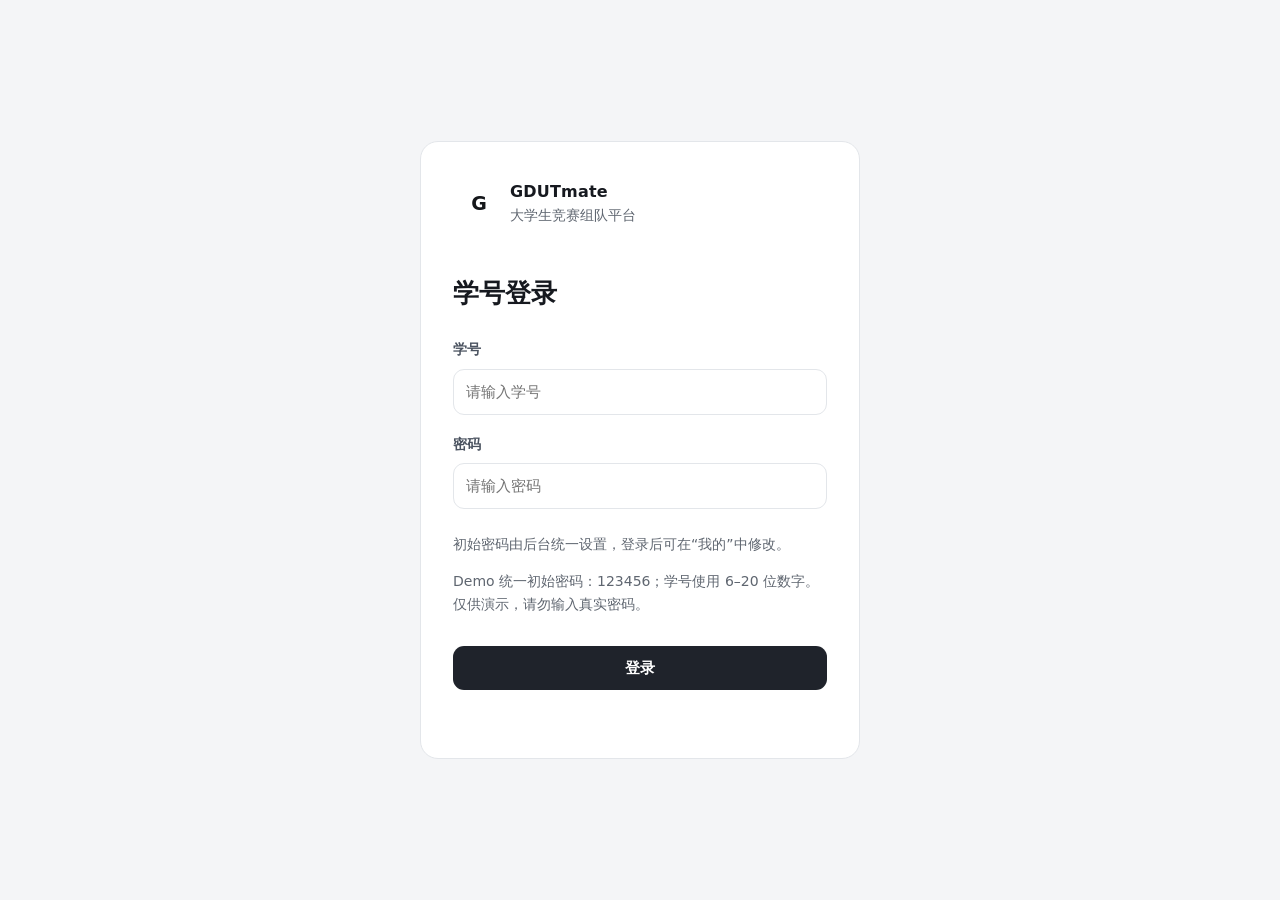
<file: index.html>
<!doctype html>
<html lang="zh-CN">
<head>
  <meta charset="utf-8" />
  <meta name="viewport" content="width=device-width,initial-scale=1,viewport-fit=cover" />
  <meta name="theme-color" content="#111318" />
  <title>GDUTmate · 大学生竞赛组队平台</title>
  <meta name="description" content="GDUTmate：面向大学生竞赛场景的轻量组队平台" />
  <link rel="stylesheet" href="styles.css?v=44" />
</head>
<body>
  <div id="app"></div>
  <div id="toast" class="toast" role="status" aria-live="polite"></div>
  <div id="modalRoot"></div>
  <script src="app.js?v=45"></script>
</body>
</html>
</file>
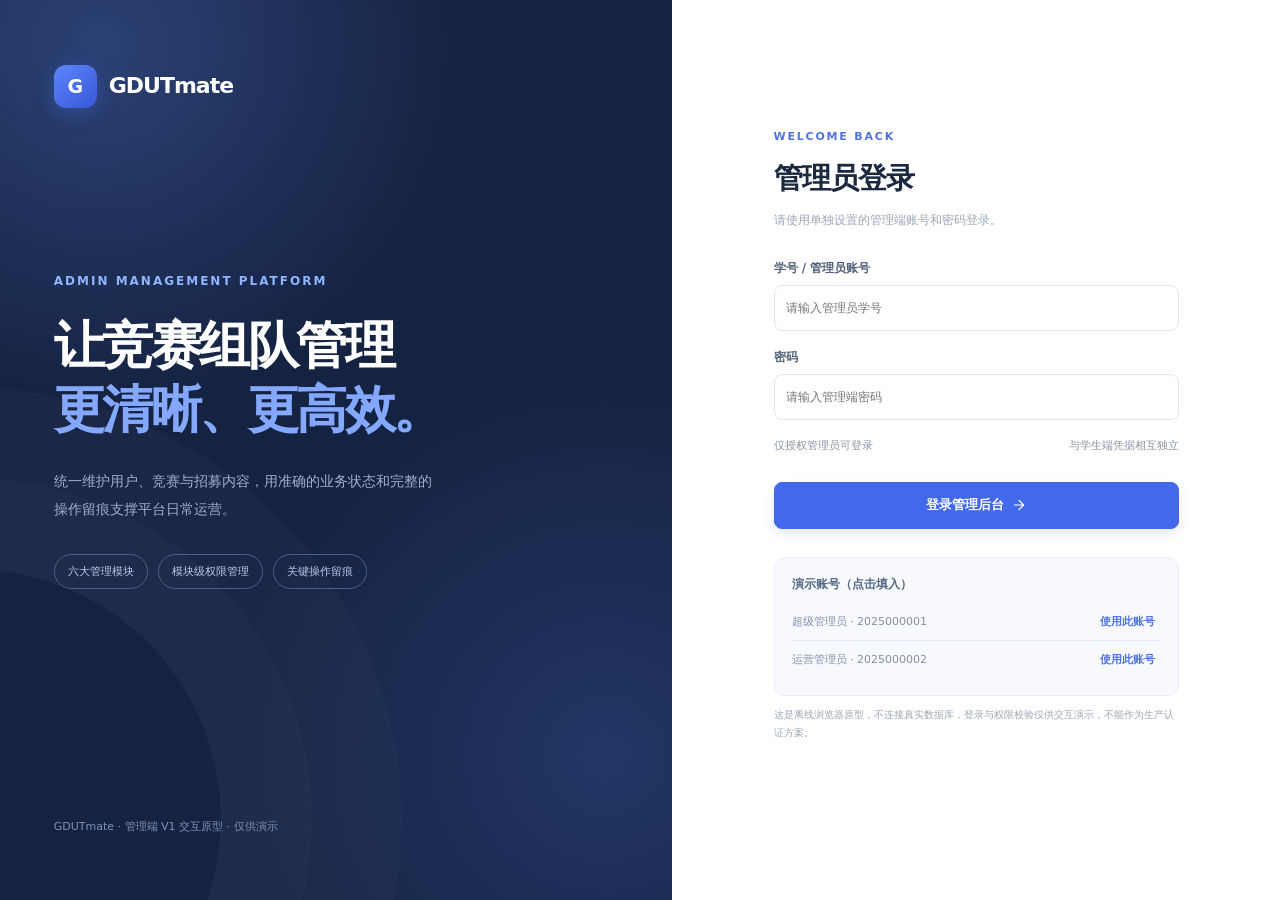
<file: admin-v1/index.html>
<!DOCTYPE html>
<html lang="zh-CN">
<head>
<meta charset="UTF-8" />
<meta name="viewport" content="width=device-width, initial-scale=1.0" />
<meta name="theme-color" content="#111c33" />
<title>GDUTmate · 管理端 V1 Demo</title>
<style>
:root{--ink:#1b2940;--muted:#8591a5;--blue:#4168e9;--blue2:#eef2ff;--line:#e7ecf3;--canvas:#f5f7fb;--green:#1b9b6b;--red:#d95663;--amber:#c68125;--side:#142037;--side2:#1e2b46;--white:#fff;--shadow:0 15px 46px rgba(22,43,82,.07)}
*{box-sizing:border-box}html{min-width:320px}body{margin:0;font-family:Inter,"SF Pro Display","PingFang SC","Microsoft YaHei",system-ui,sans-serif;background:var(--canvas);color:var(--ink);font-size:13px;line-height:1.55}button,input,select,textarea{font:inherit}button{cursor:pointer}button:disabled{opacity:.43;cursor:not-allowed}svg{flex-shrink:0}input,select,textarea{outline:none}input:focus,select:focus,textarea:focus{border-color:#a4b8fd!important;box-shadow:0 0 0 3px rgba(65,104,233,.10)}a{color:var(--blue)}h1,h2,h3,p{margin:0}.layout{display:flex;min-height:100vh}.sidebar{width:246px;position:fixed;inset:0 auto 0 0;background:var(--side);color:#bdc9db;display:flex;flex-direction:column;z-index:10;transition:width .2s}.brand{height:88px;display:flex;gap:11px;align-items:center;padding:0 25px;color:white;border-bottom:1px solid rgba(255,255,255,.065)}.brand-mark{height:37px;width:37px;border-radius:12px;background:linear-gradient(140deg,#5d86fc,#3757d7);display:grid;place-items:center;font-size:19px;font-weight:800;color:white;box-shadow:0 5px 19px rgba(77,113,240,.34)}.brand-name{font-size:20px;font-weight:800;letter-spacing:-.5px;line-height:1.15}.brand-name small{display:block;color:#8194b5;font-size:10px;letter-spacing:1.25px;font-weight:600;margin-top:4px}.nav-label{padding:31px 27px 13px;color:#70819d;font-size:10px;letter-spacing:2px;font-weight:800}.nav{padding:0 12px;display:flex;flex-direction:column;gap:5px}.nav-btn{width:100%;display:flex;align-items:center;gap:13px;border:0;border-radius:10px;background:transparent;color:#a9b9d1;text-align:left;padding:12px 15px;font-weight:600;transition:.16s}.nav-btn svg{color:#8498b9}.nav-btn:hover:not(:disabled){background:#23334f;color:white}.nav-btn.active{background:linear-gradient(100deg,#3759b0,#3353ac);color:white;box-shadow:0 5px 18px rgba(15,30,68,.28)}.nav-btn.active svg{color:white}.nav-btn.locked{opacity:.5}.nav-btn .lock{margin-left:auto}.sidebar-bottom{margin-top:auto;padding:17px 16px 20px;border-top:1px solid rgba(255,255,255,.075)}.side-user{display:flex;gap:10px;align-items:center;padding:7px 7px 14px}.side-avatar{background:#718bd1;color:white;border-radius:11px;width:34px;height:34px;display:grid;place-items:center;font-weight:750}.side-user strong{color:#e4ecfc;display:block;font-size:12px}.side-user span{color:#8d9db7;font-size:10px}.side-logout{border:1px solid rgba(255,255,255,.12);color:#afc0d7;background:#1c2b43;width:100%;padding:9px 13px;border-radius:9px;display:flex;gap:10px;align-items:center;justify-content:center}.side-logout:hover{background:#283b59}.side-reset{margin-top:10px;text-align:center;font-size:11px;color:#687b99;cursor:pointer}.side-reset:hover{color:#d6e1f8}.main{margin-left:246px;min-width:0;flex:1}.topbar{height:70px;padding:0 37px;border-bottom:1px solid var(--line);background:#fff;display:flex;align-items:center;justify-content:space-between;gap:10px}.breadcrumbs{display:flex;align-items:center;gap:9px;color:#8d99ac;font-size:12px}.breadcrumbs strong{font-weight:750;color:#263653}.top-actions{display:flex;gap:12px;align-items:center}.demo-label{font-size:11px;border:1px solid #dce4f7;background:#f0f4ff;color:#5674bc;border-radius:7px;padding:5px 9px;white-space:nowrap}.clock{font-size:12px;color:#7f8a9b}.top-avatar{width:32px;height:32px;border-radius:50%;display:grid;place-items:center;color:#fff;font-weight:800;background:#9dacd8}.content{max-width:1600px;margin:auto;padding:35px 37px 55px}.page-head{display:flex;align-items:flex-start;justify-content:space-between;gap:16px;margin-bottom:25px}.eyebrow{color:#4a71e9;font-size:11px;font-weight:800;letter-spacing:1.4px;margin-bottom:8px}.page-head h1{font-size:25px;font-weight:780;letter-spacing:-.9px;margin-bottom:7px}.subtitle{color:#8a95a7;font-size:12px}.muted{color:var(--muted)}.notice{border:1px solid #e0e9fd;background:#f5f8ff;color:#5770a1;border-radius:10px;padding:10px 13px;font-size:11px;display:flex;align-items:flex-start;gap:8px;margin-bottom:19px}.kpi-grid{display:grid;grid-template-columns:repeat(4,minmax(160px,1fr));gap:16px}.kpi{position:relative;text-align:left;border:1px solid #e6ebf2;background:white;padding:23px 22px 18px;border-radius:15px;box-shadow:var(--shadow);min-height:168px;transition:transform .16s,box-shadow .16s}.kpi:hover{transform:translateY(-3px);box-shadow:0 19px 42px rgba(29,57,108,.11)}.kpi-top{display:flex;justify-content:space-between;align-items:flex-start}.kpi-label{color:#7d8a9d;font-weight:600;font-size:12px}.kpi-icon{height:40px;width:40px;display:grid;place-items:center;border-radius:12px;background:#edf2ff;color:#4875ed}.kpi-icon.green{background:#e8f7f0;color:#269b6b}.kpi-icon.purple{background:#f3efff;color:#8c69c9}.kpi-icon.amber{background:#fff6e9;color:#d29a3f}.kpi-value{font-size:38px;line-height:1.2;font-weight:820;letter-spacing:-1.8px;margin-top:13px;font-variant-numeric:tabular-nums}.kpi-bottom{display:flex;justify-content:space-between;align-items:center;color:#9aa6b7;font-size:11px;margin-top:9px}.kpi-bottom span:last-child{display:flex;align-items:center;color:#587ced;gap:3px}.panel{background:white;border:1px solid var(--line);border-radius:15px;box-shadow:0 11px 40px rgba(32,53,90,.035);overflow:hidden}.panel-pad{padding:24px}.overview-lower{margin-top:21px;display:grid;grid-template-columns:1.08fr .92fr;gap:19px}.panel-title{display:flex;align-items:center;justify-content:space-between;gap:10px;margin-bottom:16px}.panel-title h3{font-size:15px;font-weight:760}.metric-list{display:flex;flex-direction:column;gap:0}.metric-line{display:grid;grid-template-columns:160px 1fr;gap:14px;border-bottom:1px solid #eef1f6;padding:11px 0}.metric-line:last-child{border-bottom:0}.metric-line strong{font-weight:700;color:#3b4c69;font-size:12px}.metric-line span{color:#8a95a6;font-size:12px}.activity{display:flex;flex-direction:column;gap:13px}.activity-item{display:flex;gap:12px;align-items:flex-start}.activity-dot{height:9px;width:9px;border-radius:50%;background:#a4b7ef;margin:6px 0 0 4px;box-shadow:0 0 0 4px #eff3ff}.activity-content{flex:1}.activity-content strong{font-size:12px;color:#3a4b67;font-weight:700}.activity-content p{color:#98a2b1;font-size:11px;margin-top:3px}.text-btn{border:0;background:transparent;color:#4b70da;padding:4px 0;font-weight:700;font-size:11px}.text-btn:hover{text-decoration:underline}.toolbar{padding:21px 23px;display:flex;align-items:center;justify-content:space-between;gap:12px;flex-wrap:wrap;border-bottom:1px solid #edf0f5}.filter-row{display:flex;align-items:center;gap:9px;flex-wrap:wrap}.search-wrap{position:relative}.search-wrap svg{position:absolute;left:12px;top:50%;transform:translateY(-50%);color:#9aa8b8}.control{height:36px;min-width:145px;border:1px solid #e1e7f1;background:#fff;border-radius:8px;color:#3c4d66;padding:0 12px;font-size:12px}.search-input{padding-left:35px;min-width:230px;width:260px}.btn{display:inline-flex;align-items:center;justify-content:center;gap:7px;border-radius:8px;border:1px solid #dfe6f1;background:#fff;color:#40516e;height:36px;padding:0 14px;font-weight:650;font-size:12px;white-space:nowrap;transition:.16s}.btn:hover:not(:disabled){background:#f5f8ff;border-color:#bfcdf5}.btn.primary{background:#4269eb;color:#fff;border-color:#4269eb;box-shadow:0 5px 12px rgba(65,104,233,.14)}.btn.primary:hover:not(:disabled){background:#3256d6}.btn.danger{color:#d34f59;border-color:#f2ced3}.btn.danger:hover:not(:disabled){background:#fff2f3}.btn.ghost{border-color:transparent;background:transparent}.btn.small{height:29px;padding:0 10px;font-size:11px}.btn.tiny{height:27px;padding:0 8px;font-size:11px}.btn.indigo{color:#4169df;border-color:#e1e7fc;background:#f8faff}.tbl-scroll{overflow-x:auto}.table{width:100%;border-collapse:collapse;text-align:left;min-width:820px}.table th{background:#fafbfe;color:#8996aa;text-transform:none;font-size:11px;font-weight:730;letter-spacing:.2px;padding:14px 20px;border-bottom:1px solid #edf0f5;white-space:nowrap}.table td{padding:15px 20px;font-size:12px;border-bottom:1px solid #f0f2f6;color:#42516b;vertical-align:middle;white-space:nowrap}.table tr:last-child td{border-bottom:0}.table tbody tr:hover{background:#fcfdff}.cell-main{font-weight:730;color:#2a3a55;max-width:255px;overflow:hidden;text-overflow:ellipsis}.cell-sub{font-size:10px;color:#a0acbc;margin-top:3px}.mono{font-variant-numeric:tabular-nums;font-family:ui-monospace,Menlo,Consolas,monospace;color:#7083a5;font-size:11px}.badge{display:inline-flex;align-items:center;gap:5px;padding:3px 9px;background:#f0f4ff;color:#5273ba;font-size:10px;border-radius:6px;font-weight:700;white-space:nowrap}.badge:before{content:'';width:5px;height:5px;border-radius:50%;background:currentColor}.badge.good{color:#1c9a71;background:#eaf8f1}.badge.warn{color:#bf812a;background:#fff5e6}.badge.bad{color:#d75969;background:#fdf0f2}.badge.neutral{color:#7e8da4;background:#f2f4f7}.badge.purple{color:#8769b7;background:#f4f0ff}.action-flex{display:flex;align-items:center;gap:7px}.pagination{padding:16px 22px;display:flex;justify-content:space-between;align-items:center;gap:10px;border-top:1px solid #eef1f5;font-size:11px;color:#98a4b5}.pages{display:flex;gap:5px}.page-button{height:29px;min-width:29px;padding:0 8px;border-radius:7px;border:1px solid #e5e9f1;color:#6d7d97;background:white}.page-button.current{background:#4268e9;color:white;border-color:#4268e9}.empty{text-align:center;padding:70px 12px;color:#a1aab8}.empty svg{color:#bfcadd;margin-bottom:10px}.empty h3{font-weight:700;color:#51617b;font-size:14px;margin-bottom:5px}.section-tabs{display:flex;align-items:center;gap:8px;padding:0 22px;border-bottom:1px solid #e9edf3}.tab{border:0;background:transparent;padding:17px 10px;color:#8b98ac;font-weight:700;border-bottom:2px solid transparent}.tab.active{color:#3c67e9;border-color:#496eef}.box-note{color:#8794a8;background:#f8faff;border:1px solid #eef1fc;padding:13px 15px;border-radius:9px;font-size:11px;margin-top:17px}.overlay{position:fixed;z-index:100;inset:0;background:rgba(15,29,55,.46);display:flex;align-items:center;justify-content:center;padding:22px;backdrop-filter:blur(2px)}.modal{width:min(650px,100%);max-height:calc(100vh - 40px);background:white;border-radius:16px;box-shadow:0 30px 80px rgba(5,24,65,.26);display:flex;flex-direction:column;overflow:hidden;animation:pop .18s ease-out}.modal.wide{width:min(850px,100%)}.modal.narrow{width:min(470px,100%)}@keyframes pop{from{transform:scale(.98) translateY(6px);opacity:.5}to{transform:none;opacity:1}}.modal-head{display:flex;align-items:center;justify-content:space-between;gap:14px;border-bottom:1px solid #edf0f5;padding:19px 24px}.modal-head h2{font-size:17px;font-weight:790}.close{height:30px;width:30px;border:0;border-radius:7px;color:#8a97ab;background:#f5f7fb;display:grid;place-items:center}.modal-body{overflow-y:auto;padding:23px 24px;min-height:0}.modal-foot{display:flex;justify-content:flex-end;gap:9px;border-top:1px solid #eef1f5;padding:15px 24px;background:#fdfefe}.form-grid{display:grid;grid-template-columns:repeat(2,minmax(0,1fr));gap:16px}.form-field{display:flex;flex-direction:column;gap:7px}.form-field.full{grid-column:1/-1}.form-field label{color:#53627a;font-size:12px;font-weight:700}.form-field label em{color:#e56e76;font-style:normal}.form-control{border:1px solid #dfe5ef;background:#fff;border-radius:8px;min-height:38px;width:100%;padding:9px 11px;color:#344561;font-size:12px}.form-control:disabled{background:#f6f8fb;color:#9aa6b5}textarea.form-control{resize:vertical;min-height:75px}.form-hint{color:#98a4b7;font-size:10px}.kv-grid{display:grid;grid-template-columns:repeat(2,minmax(0,1fr));gap:17px}.kv-item label{display:block;color:#8f9bad;font-size:11px;margin-bottom:4px}.kv-item strong{display:block;color:#35455f;font-size:12px;font-weight:700;word-break:break-word}.modal-divider{border:0;border-top:1px solid #edf1f6;margin:22px 0}.subhead{font-size:13px;font-weight:750;color:#2f405a;margin-bottom:14px}.drawer-overlay{align-items:stretch;justify-content:flex-end;padding:0}.drawer{width:min(660px,100%);background:white;height:100%;display:flex;flex-direction:column;box-shadow:-16px 0 60px rgba(8,20,48,.16);animation:slide .22s ease-out}@keyframes slide{from{transform:translateX(30px);opacity:.6}to{transform:none;opacity:1}}.drawer .modal-body{padding:26px 30px}.drawer .modal-head{padding:22px 29px}.drawer .modal-foot{padding:16px 29px}.drawer-hero{border-radius:12px;background:linear-gradient(125deg,#f5f8ff,#eaf0ff);padding:19px;display:flex;align-items:center;justify-content:space-between;margin-bottom:21px}.drawer-hero strong{display:block;color:#273c68;font-size:17px;font-weight:800}.drawer-hero span{display:block;color:#7791bf;font-size:11px;margin-top:3px}.callout{border:1px solid #f7e1b8;background:#fffbf2;padding:12px 13px;color:#99723b;border-radius:9px;font-size:11px;line-height:1.8}.danger-note{background:#fff3f4;border-color:#f9dce0;color:#b65c67}.permission-matrix{width:100%;border-collapse:collapse}.permission-matrix th,.permission-matrix td{border:1px solid #e8ecf2;padding:11px;text-align:center;font-size:11px}.permission-matrix th{background:#f8faff;color:#7a8aa3}.permission-matrix td:first-child{font-weight:720;color:#364a69;text-align:left}.permission-matrix input{accent-color:#466beb;height:15px;width:15px}.import-preview{overflow:auto;max-height:260px;margin-top:12px;border:1px solid #edf0f5;border-radius:9px}.import-preview table{border-collapse:collapse;width:100%;min-width:450px}.import-preview th,.import-preview td{border-bottom:1px solid #edf0f5;padding:8px 10px;font-size:11px;text-align:left}.import-preview th{background:#f8faff;color:#8797af}.error{color:#d75062;font-size:11px;margin-top:7px}.input-file{background:#f7f9ff;border:1px dashed #aebee7;padding:20px;border-radius:10px;text-align:center}.input-file input{max-width:100%;margin:10px auto 0}.login-screen{min-height:100vh;display:grid;grid-template-columns:minmax(0,1.05fr) minmax(450px,.95fr);background:#fff}.login-art{background:radial-gradient(circle at 15% 5%,rgba(105,147,255,.27),transparent 35%),radial-gradient(circle at 90% 84%,rgba(66,99,182,.3),transparent 39%),#152342;color:#fff;padding:65px 8%;display:flex;flex-direction:column;position:relative;overflow:hidden}.login-art:before{content:'';position:absolute;width:500px;height:500px;border:1px solid rgba(255,255,255,.06);border-radius:50%;left:-280px;bottom:-170px;box-shadow:0 0 0 90px rgba(255,255,255,.018),0 0 0 180px rgba(255,255,255,.018)}.login-brand{display:flex;align-items:center;gap:12px;position:relative}.login-brand .brand-mark{height:43px;width:43px}.login-brand strong{font-size:22px;letter-spacing:-1px}.login-copy{position:relative;margin:auto 0;padding-bottom:65px}.login-tag{color:#91b4ff;font-size:12px;font-weight:800;letter-spacing:2px;margin-bottom:22px}.login-copy h1{font-size:clamp(38px,4vw,60px);font-weight:820;line-height:1.26;letter-spacing:-2.5px}.login-copy h1 span{color:#84a7ff}.login-copy p{margin-top:25px;font-size:14px;color:#9fb0d0;max-width:390px;line-height:2}.login-pills{display:flex;gap:10px;flex-wrap:wrap;margin-top:31px}.login-pills span{color:#b9cbf0;border:1px solid #4a5f8a;border-radius:100px;padding:8px 13px;font-size:11px}.login-footer{color:#7e92b8;position:relative;font-size:11px}.login-right{padding:35px;display:flex;align-items:center;justify-content:center}.login-card{width:min(405px,100%)}.login-card .welcome{color:#5073df;font-size:11px;font-weight:800;letter-spacing:1.8px;margin-bottom:11px}.login-card h2{font-size:29px;letter-spacing:-1px;font-weight:820}.login-card p{font-size:12px;color:#9aa6b7;margin-top:10px;margin-bottom:30px}.login-form .form-field{margin-bottom:17px}.login-form .form-control{height:46px}.login-form .btn.primary{height:47px;font-size:13px;width:100%;margin-top:8px}.demo-accounts{background:#f7f9fe;border:1px solid #e9eef9;padding:17px;border-radius:11px;margin-top:28px}.demo-accounts h3{color:#536783;font-size:12px;margin-bottom:10px}.demo-account{display:flex;align-items:center;justify-content:space-between;border-top:1px solid #e7edf7;padding:9px 0;gap:5px}.demo-account:first-of-type{border-top:0}.demo-account span{color:#8391a7;font-size:11px}.demo-account button{border:0;background:transparent;color:#4d72ea;font-weight:700;font-size:11px}.login-error{color:#d95361;font-size:11px;min-height:20px;padding-top:4px}.help-row{display:flex;align-items:center;justify-content:space-between;gap:12px;font-size:11px;color:#8794a5}.permission-lock{border:1px solid #edf0f6;background:white;border-radius:14px;padding:60px 22px;text-align:center;color:#7f8c9d}.permission-lock h3{font-size:17px;color:#3c4e6b;margin:10px 0 5px}.toast-holder{position:fixed;z-index:250;right:27px;top:82px;display:flex;flex-direction:column;gap:10px}.toast{display:flex;align-items:flex-start;gap:10px;max-width:370px;background:#203450;color:white;padding:13px 16px;border-radius:9px;box-shadow:0 15px 32px rgba(19,39,73,.24);font-size:12px;animation:pop .18s ease-out}.toast.success svg{color:#66d5a4}.toast.error svg{color:#ff949f}.info-grid{display:grid;grid-template-columns:repeat(2,minmax(0,1fr));gap:11px}.info-card{background:#f8faff;padding:13px;border-radius:9px}.info-card span{display:block;font-size:10px;color:#97a5ba}.info-card strong{font-size:13px;color:#354c78;font-weight:750}.nowrap{white-space:nowrap}.mobile-nav{display:none}
@media(max-width:1190px){.sidebar{width:210px}.brand{padding:0 16px}.main{margin-left:210px}.content{padding:26px}.topbar{padding:0 26px}.kpi-grid{grid-template-columns:repeat(2,minmax(160px,1fr))}.overview-lower{grid-template-columns:1fr}.search-input{width:205px;min-width:190px}}
@media(max-width:700px){.sidebar{width:66px}.brand{justify-content:center;padding:0}.brand-name,.nav-label,.nav-btn span,.side-user>div:nth-child(2),.side-logout span,.side-reset,.side-user .side-avatar+div,.nav-btn .lock{display:none}.nav{padding:18px 8px}.nav-btn{justify-content:center;padding:12px}.side-user{justify-content:center}.side-logout{padding:9px}.main{margin-left:66px}.topbar{height:60px;padding:0 13px}.content{padding:20px 13px}.clock,.top-avatar{display:none}.demo-label{font-size:9px}.page-head h1{font-size:21px}.page-head{align-items:center}.kpi-grid{gap:9px}.kpi{padding:14px;min-height:146px}.kpi-value{font-size:31px}.kpi-icon{width:30px;height:30px}.toolbar{padding:14px}.filter-row{width:100%}.control{flex:1;min-width:120px}.search-wrap{width:100%}.search-input{width:100%}.form-grid,.kv-grid{grid-template-columns:1fr}.login-screen{display:block}.login-art{min-height:200px;padding:27px}.login-copy{margin:27px 0 0;padding:0}.login-copy h1{font-size:27px}.login-copy p,.login-pills,.login-footer{display:none}.login-right{padding:32px 22px}.login-card h2{font-size:25px}.modal-body{padding:17px}.drawer .modal-body{padding:17px}.drawer .modal-head{padding:18px}.modal-head{padding:16px}.modal-foot{padding:13px}.metric-line{grid-template-columns:1fr;gap:2px}}
@media(max-width:700px){.kpi-grid{grid-template-columns:repeat(2,minmax(0,1fr))}.kpi{padding:13px 11px;min-height:152px}.kpi-label{font-size:11px;max-width:calc(100% - 34px);overflow-wrap:anywhere;line-height:1.5}.kpi-top{min-height:42px}.kpi-bottom{font-size:10px;gap:7px;flex-wrap:wrap}.kpi-bottom span:last-child{white-space:nowrap}.kpi-value{font-size:29px}.breadcrumbs{font-size:11px}.topbar{gap:6px}.demo-label{white-space:normal;text-align:center}.permission-matrix{min-width:490px}.page-head{flex-wrap:wrap}.page-head .filter-row{width:100%}.page-head .filter-row .btn{flex:1}.table th,.table td{padding:12px 14px}.modal-foot{flex-wrap:wrap}.modal-foot .btn{flex:1}.login-art{min-height:165px}.login-copy{margin-top:18px}.login-copy h1{font-size:25px}}
@media(max-width:380px){.kpi-grid{grid-template-columns:1fr}.kpi{min-height:130px}.kpi-bottom{flex-wrap:nowrap}.sidebar{width:56px}.main{margin-left:56px}.nav{padding:12px 5px}.topbar{padding:0 10px}.content{padding:17px 10px}}
@media(max-width:440px){.kpi-grid{grid-template-columns:1fr}.kpi{padding:17px 19px;min-height:126px}.kpi-label{font-size:12px;max-width:none;white-space:nowrap}.kpi-top{min-height:0}.kpi-bottom{flex-wrap:nowrap}}

/* 首页最近管理操作：独立区块，不恢复已删除的指标统计口径 */
.recent-ops-panel{grid-column:1/-1}
.recent-ops-list{display:flex;flex-direction:column}
.recent-ops-item{width:100%;padding:14px 5px;border:0;border-top:1px solid #edf1f7;background:transparent;text-align:left;display:grid;grid-template-columns:10px minmax(0,1fr) minmax(120px,1.1fr) 152px 18px;gap:15px;align-items:center;color:var(--ink);border-radius:0}
.recent-ops-item:first-child{border-top:0}
.recent-ops-item:hover,.recent-ops-item:focus-visible{background:#f8faff;outline:none}
.recent-ops-item:focus-visible{box-shadow:inset 0 0 0 2px #a4b8fd;border-radius:7px}
.recent-ops-item .activity-dot{margin:0;align-self:center}
.recent-ops-title{display:block;color:#334561;font-weight:730;font-size:12px}
.recent-ops-sub{display:block;margin-top:3px;color:#93a0b2;font-size:11px}
.recent-ops-detail{font-size:11px;color:#8190a5;overflow:hidden;text-overflow:ellipsis;white-space:nowrap}
.recent-ops-time{font-size:11px;color:#8896ab;white-space:nowrap;text-align:right;font-variant-numeric:tabular-nums}
.recent-ops-item>svg{color:#9aadcc}
.recent-ops-empty{padding:22px 5px;color:#8491a5;font-size:12px}
@media(max-width:900px){.recent-ops-item{grid-template-columns:10px minmax(0,1fr) auto 16px;gap:10px}.recent-ops-detail{display:none}.recent-ops-time{font-size:10px}}
@media(max-width:520px){.recent-ops-item{grid-template-columns:9px minmax(0,1fr) 15px;gap:9px}.recent-ops-time{grid-column:2;grid-row:2;text-align:left;margin-top:-10px}.recent-ops-item>svg{grid-column:3;grid-row:1}.recent-ops-panel.panel-pad{padding:15px}.panel-title h3{font-size:14px}}
/* 手机端导航显示模块名称，避免仅用图标导致无法识别 */
@media(max-width:700px){
 .sidebar .nav{gap:3px;overflow-y:auto;min-height:0}
 .sidebar .nav-btn{flex-direction:column;gap:4px;padding:10px 1px;min-height:54px;justify-content:center}
 .sidebar .nav-btn .nav-text{display:block;font-size:9px;line-height:1.25;letter-spacing:-.35px;white-space:nowrap;text-align:center}
 .sidebar .side-logout{min-height:38px}
}
@media(max-width:380px){.sidebar .nav-btn .nav-text{font-size:8px}}
</style>
</head>
<body>
<div id="app"></div><div class="toast-holder" id="toastHolder"></div><div id="overlayHost"></div>
<script>
'use strict';
const STORAGE='GDUTmate_admin_v1_demo_data_20261031_rev2';
const SESSION='GDUTmate_admin_v1_demo_session';
const safeStorage=type=>{try{const st=globalThis[type],k='gdutmate_probe_'+Math.random();st.setItem(k,'1');st.removeItem(k);return st}catch(e){const data={};return {getItem:key=>Object.prototype.hasOwnProperty.call(data,key)?data[key]:null,setItem:(key,val)=>{data[key]=String(val)},removeItem:key=>{delete data[key]}}}};
const demoLocalStorage=safeStorage('localStorage'),demoSessionStorage=safeStorage('sessionStorage');
const MODS=[['overview','数据总览','layout-dashboard'],['users','用户管理','users'],['competitions','竞赛管理','trophy'],['recruitments','招募管理','clipboard-list'],['feedback','反馈管理','message-square'],['settings','系统设置','settings']];
const MOD_NAME=Object.fromEntries(MODS.map(x=>[x[0],x[1]]));
const ACTIONS=['view','create','edit','delete'];const ALLOWED_RIGHTS={overview:['view'],users:['view','create','edit','delete'],competitions:['view','create','edit','delete'],recruitments:['view','edit','delete'],feedback:['view'],settings:['view','create','edit']};
const DEFAULT_ADMIN_RIGHTS={overview:['view'],users:['view','create','edit'],competitions:['view','create','edit','delete'],recruitments:['view','edit','delete'],feedback:['view'],settings:[]};
const DEMO_LOGINS=[['2025000001','Admin@2026','超级管理员'],['2025000002','Operation@2026','运营管理员']];
const icons={
'layout-dashboard':'<rect x="3" y="3" width="7" height="9" rx="1"/><rect x="14" y="3" width="7" height="5" rx="1"/><rect x="14" y="12" width="7" height="9" rx="1"/><rect x="3" y="16" width="7" height="5" rx="1"/>',
'users':'<path d="M16 21v-2a4 4 0 0 0-4-4H6a4 4 0 0 0-4 4v2"/><circle cx="9" cy="7" r="4"/><path d="M22 21v-2a4 4 0 0 0-3-3.87M16 3.13a4 4 0 0 1 0 7.75"/>',
'trophy':'<path d="M8 21h8M12 17v4M7 4h10v5a5 5 0 0 1-10 0V4ZM7 6H4v3a4 4 0 0 0 4 4M17 6h3v3a4 4 0 0 1-4 4"/>',
'clipboard-list':'<rect x="5" y="5" width="14" height="16" rx="2"/><rect x="9" y="3" width="6" height="4" rx="1"/><path d="M9 12h6M9 16h6"/>',
'message-square':'<path d="M21 11.5a8.38 8.38 0 0 1-.9 3.8 8.5 8.5 0 0 1-7.6 4.7 8.38 8.38 0 0 1-3.8-.9L3 21l1.9-5.7a8.38 8.38 0 0 1-.9-3.8 8.5 8.5 0 0 1 4.7-7.6 8.38 8.38 0 0 1 3.8-.9h.5a8.48 8.48 0 0 1 8 8v.5z"/>',
'settings':'<path d="M12 15.5a3.5 3.5 0 1 0 0-7 3.5 3.5 0 0 0 0 7Z"/><path d="M19.4 15a1.7 1.7 0 0 0 .34 1.88l.06.06-1.86 1.86-.06-.06A1.7 1.7 0 0 0 16 18.4a1.7 1.7 0 0 0-1.06 1.56V20h-2.6v-.04A1.7 1.7 0 0 0 11.3 18.4a1.7 1.7 0 0 0-1.88.34l-.06.06-1.86-1.86.06-.06A1.7 1.7 0 0 0 7.9 15a1.7 1.7 0 0 0-1.56-1.06H6.3v-2.6h.04A1.7 1.7 0 0 0 7.9 10.3a1.7 1.7 0 0 0-.34-1.88L7.5 8.36 9.36 6.5l.06.06a1.7 1.7 0 0 0 1.88.34 1.7 1.7 0 0 0 1.06-1.56V5.3h2.6v.04a1.7 1.7 0 0 0 1.06 1.56 1.7 1.7 0 0 0 1.88-.34l.06-.06 1.86 1.86-.06.06A1.7 1.7 0 0 0 19.4 10.3a1.7 1.7 0 0 0 1.56 1.06H21v2.6h-.04A1.7 1.7 0 0 0 19.4 15Z" transform="translate(-.7 -.7)"/>',
'log-out':'<path d="M10 17l5-5-5-5M15 12H3"/><path d="M12 3h6a3 3 0 0 1 3 3v12a3 3 0 0 1-3 3h-6"/>',
'plus':'<path d="M12 5v14M5 12h14"/>','search':'<circle cx="11" cy="11" r="8"/><path d="m21 21-4.35-4.35"/>','x':'<path d="M18 6 6 18M6 6l12 12"/>',
'arrow-right':'<path d="M5 12h14m-7-7 7 7-7 7"/>','chevron-right':'<path d="m9 18 6-6-6-6"/>',
'check-circle':'<circle cx="12" cy="12" r="9"/><path d="m8 12 3 3 5-6"/>','alert-circle':'<circle cx="12" cy="12" r="9"/><path d="M12 8v4m0 4h.01"/>',
'info':'<circle cx="12" cy="12" r="9"/><path d="M12 11v5m0-8h.01"/>','shield':'<path d="m12 22 7-4V6l-7-4-7 4v12z"/><path d="m9 12 2 2 4-4"/>',
'user-round':'<circle cx="12" cy="8" r="4"/><path d="M4 21a8 8 0 0 1 16 0"/>','file-text':'<path d="M14 2H6a2 2 0 0 0-2 2v16a2 2 0 0 0 2 2h12a2 2 0 0 0 2-2V8Z"/><path d="M14 2v6h6M8 13h8M8 17h8"/>',
'calendar':'<rect x="3" y="5" width="18" height="16" rx="2"/><path d="M16 3v4M8 3v4M3 10h18"/>','lock':'<rect x="5" y="10" width="14" height="11" rx="2"/><path d="M8 10V7a4 4 0 0 1 8 0v3"/>',
'edit':'<path d="M12 20h9M16.5 3.5a2.12 2.12 0 0 1 3 3L9 17l-4 1 1-4Z"/>','trash':'<path d="M3 6h18M8 6V4h8v2M6 6l1 14h10l1-14M10 10v6M14 10v6"/>',
'eye':'<path d="M2 12s3.5-7 10-7 10 7 10 7-3.5 7-10 7S2 12 2 12Z"/><circle cx="12" cy="12" r="3"/>',
'upload':'<path d="M12 16V3m-5 5 5-5 5 5M4 17v3a1 1 0 0 0 1 1h14a1 1 0 0 0 1-1v-3"/>',
'download':'<path d="M12 3v13m-5-5 5 5 5-5M4 17v3a1 1 0 0 0 1 1h14a1 1 0 0 0 1-1v-3"/>',
'rotate-ccw':'<path d="M3 12a9 9 0 1 0 3-6.7L3 8M3 3v5h5"/>','filter':'<path d="M4 6h16M7 12h10M10 18h4"/>',
'list-checks':'<path d="m3 7 2 2 4-4M13 7h8M3 17l2 2 4-4M13 17h8"/>',
'key-round':'<circle cx="8" cy="15" r="5"/><path d="m11.5 11.5 8-8L22 6l-2 2 2 2-3 3-2-2-2 2"/>',
'file-clock':'<path d="M13 2H6a2 2 0 0 0-2 2v16a2 2 0 0 0 2 2h6M13 2v6h6M13 2l6 6M8 13h3M8 17h2"/><circle cx="18" cy="17" r="5"/><path d="M18 14v3l2 1"/>',
'log-in':'<path d="M10 17l5-5-5-5M15 12H3"/><path d="M12 3h6a3 3 0 0 1 3 3v12a3 3 0 0 1-3 3h-6"/>',
'help-circle':'<circle cx="12" cy="12" r="10"/><path d="M9 9a3 3 0 0 1 6 0c0 2-3 2-3 5M12 17h.01"/>'};
const I=(name,size=17)=>`<svg xmlns="http://www.w3.org/2000/svg" width="${size}" height="${size}" viewBox="0 0 24 24" fill="none" stroke="currentColor" stroke-width="1.8" stroke-linecap="round" stroke-linejoin="round" aria-hidden="true">${icons[name]||icons.info}</svg>`;
const h=s=>String(s??'').replace(/[&<>"']/g,c=>({'&':'&amp;','<':'&lt;','>':'&gt;','"':'&quot;',"'":'&#39;'}[c]));
const attr=h;
const today=()=>new Date().toISOString().slice(0,10);
const todayLocal=()=>{let d=new Date();return `${d.getFullYear()}-${String(d.getMonth()+1).padStart(2,'0')}-${String(d.getDate()).padStart(2,'0')}`};
const timestamp=()=>{let d=new Date();return d.getFullYear()+'-'+String(d.getMonth()+1).padStart(2,'0')+'-'+String(d.getDate()).padStart(2,'0')+' '+String(d.getHours()).padStart(2,'0')+':'+String(d.getMinutes()).padStart(2,'0')};
const fmt=s=>s?String(s).replace('T',' ').slice(0,16):'待公布';
const dotLabel=(txt,kind='neutral')=>`<span class="badge ${kind}">${h(txt)}</span>`;
const ehtml=()=>`<div class="empty">${I('search',32)}<h3>没有匹配的数据</h3><p>尝试调整关键词或筛选条件</p></div>`;
const uid=p=>p+'-'+Math.random().toString(36).slice(2,8).toUpperCase();
function seedData(){
 const names=['林予安','陈子衿','许知夏','周一舟','顾星野','张映雪','李闻溪','温以宁','苏见山','杨之微','杜怀远','沈知意','江允诚','宋初禾','黎星辰','唐沐川','叶清和','钟若澜','方云舒','罗景行','莫书言','吴亦晨'];
 const majors=['国际经济与贸易','工商管理','计算机科学与技术','机械设计制造及其自动化','自动化','市场营销','电子信息工程','工业设计'];
 const skills=['市场调研','数据分析','Python','商业策划','产品设计','机械建模','前端开发','视觉设计','演讲答辩','财务建模','文案写作','项目管理'];
 const users=names.map((name,i)=>({id:'U'+String(i+1).padStart(3,'0'),studentNo:'2025'+String(100001+i),realName:name,nickname:['海盐气泡','夏日航线','paperplane','知行合一','星际漫游','鱼与飞鸟','雨后初晴','蓝色多瑙河','青石','小宇宙','白桃汽水','无声入海'][i%12]+(i>=12?'·'+(i+1):''),grade:['2025级','2024级','2026级','2023级'][i%4],major:majors[i%majors.length],skills:[skills[i%skills.length],skills[(i+3)%skills.length]],contact:'微信：gdut_demo_'+String(i+1).padStart(3,'0'),status:i===9||i===18?'disabled':'active',registeredAt:'2026-'+String(7+Math.floor(i/7)).padStart(2,'0')+'-'+String(5+(i*3)%21).padStart(2,'0')+' 11:24',deleted:false}));
 const competitions=[
 ['C001','高校商业策划挑战赛','商赛',true,'2026-10-01','2026-12-15','2027-03-08'],
 ['C002','大学生市场调查实践赛','商赛',true,'2026-10-10','2026-11-20','2027-02-14'],
 ['C003','全国大学生智能制造竞赛','机械类',true,'2026-10-03','2027-01-31',''],
 ['C004','高校机器人创新设计赛','机械类',true,'2026-11-05','2027-02-16','2027-04-20'],
 ['C005','电子系统设计挑战赛','电子信息类',true,'2026-10-10','2026-12-10','2027-03-11'],
 ['C006','青年创新创业挑战赛','创新创业类',true,'2026-09-10','2026-10-22','2026-11-18'],
 ['C007','大学生工业设计大赛','设计类',false,'2026-10-20','2026-12-01',''],
 ['C008','校园创意融合大赛','综合类',true,'2026-09-15','2027-01-15',''],
 ['C009','品牌策划案例分析赛','商赛',true,'2026-12-01','2027-02-15',''],
 ['C010','机电一体化设计大赛','机械类',false,'2026-10-01','2026-12-20','']
 ].map(([id,name,category,listed,regStart,regEnd,eventDate])=>({id,name,category,listed,regStart,regEnd,eventDate,deleted:false,updatedAt:'2026-10-29 15:30'}));
 const recs=[
 ['R1001','T100','星火调研队','C002','U001','数据分析','熟悉问卷设计、SPSS/Python基础','2026-10-15','2026-11-16',3,1,false,true],
 ['R1002','T100','星火调研队','C002','U001','报告撰写','具备数据解释与文字表达能力','2026-10-15','2026-11-16',2,0,false,true],
 ['R1003','T101','蓝图商业队','C001','U002','商业策划','熟悉市场调研与商业计划书','2026-10-12','2026-12-01',2,1,false,true],
 ['R1004','T102','极点智造队','C003','U003','机械设计','会使用SolidWorks','2026-10-11','2026-12-30',2,0,false,true],
 ['R1005','T103','乘风电子队','C005','U004','硬件开发','熟悉单片机、PCB','2026-10-10','2026-11-23',1,1,false,true],
 ['R1006','T104','循光创新队','C008','U005','产品经理','能独立完成竞品与需求分析','2026-10-05','2026-12-11',2,1,true,true],
 ['R1007','T105','奇点机器人队','C004','U006','结构设计','有机械建模基础','2026-11-05','2027-02-02',3,0,false,true],
 ['R1008','T106','青山计划队','C006','U007','路演答辩','有演讲或项目陈述经验','2026-09-15','2026-10-21',2,0,false,true],
 ['R1009','T107','造物实验室','C007','U008','视觉设计','熟悉Figma、PS','2026-10-20','2026-11-30',2,0,false,false],
 ['R1010','T108','星图商业队','C001','U009','财务分析','能够构建财务预测模型','2026-10-22','2026-12-01',3,0,false,false],
 ['R1011','T109','凌云科创队','C003','U010','嵌入式工程','C语言与单片机基础','2026-10-20','2026-12-30',2,0,false,true],
 ['R1012','T109','凌云科创队','C003','U010','硬件测试','具备实验设备使用经验','2026-10-20','2026-12-30',2,0,false,true],
 ['R1013','T110','远见研究队','C002','U011','数据可视化','Excel、Python可视化基础','2026-10-24','2026-11-09',3,0,false,true],
 ['R1014','T111','银河设计社','C008','U012','UI设计','具备交互设计知识','2026-10-28','2026-12-21',1,0,false,true],
 ['R1015','T112','云帆商业队','C001','U013','项目运营','文案、协调及时间管理能力','2026-10-01','2026-10-22',1,0,false,true],
 ['R1016','T113','城市创新队','C009','U014','市场研究','会写竞品分析报告','2026-12-01','2027-01-10',2,0,false,true]
 ].map(([id,teamId,teamName,compId,publisherId,position,requirements,startsAt,endsAt,quota,joined,closed,listed],i)=>({id,teamId,teamName,compId,publisherId,position,requirements,startsAt,endsAt,quota,joined,closed,listed,deleted:false,hiddenReason:listed?'':'manual',publishedAt:'2026-10-'+String(8+i).padStart(2,'0')+' 14:20'}));
 const feedback=[
 ['F1008','U003','希望筛选器支持同时选多个技能标签','目前选择技能标签只能单选，想要多选','2026-10-29 19:12'],
 ['F1007','U012','发布招募后缺少明显成功提示','发布按钮点完之后不确定是否成功，建议弹窗提示。','2026-10-29 15:24'],
 ['F1006','U005','招募页面竞赛名称过长时被截断','有的比赛名称很长，卡片里显示不完整。','2026-10-28 21:05'],
 ['F1005','U009','想要查看队伍是否已经招满','希望列表展示名额已满的状态，不要进去才知道。','2026-10-27 10:36'],
 ['F1004','U011','建议增加比赛日历入口','希望通过比赛日历找到即将截止的竞赛。','2026-10-26 17:41'],
 ['F1003','U006','筛选页面字体有点小','部分表单字段文字偏小。','2026-10-25 13:15'],
 ['F1002','U016','个人技能标签能否自定义','自己的技能不在固定的标签列表里。','2026-10-24 12:01'],
 ['F1001','U018','登录界面能否增加忘记密码入口','希望提供自助找回密码流程。','2026-10-23 09:56']
 ].map(([id,userId,summary,content,submittedAt])=>({id,userId,summary,content,submittedAt}));
 const admin=[
 {id:'A001',account:'2025000001',displayName:'系统管理员',role:'超级管理员',status:'active',createdAt:'2026-10-20 10:00',passwordHash:'',salt:'demo-super-2026',perms:{}},
 {id:'A002',account:'2025000002',displayName:'运营同学',role:'运营管理员',status:'active',createdAt:'2026-10-21 10:00',passwordHash:'',salt:'demo-ops-2026',perms:structuredClone(DEFAULT_ADMIN_RIGHTS)}
 ];
 const logs=[
 {id:'LOG-0003',actorId:'A001',actorAccount:'2025000001',at:'2026-10-29 15:30',module:'competitions',action:'更新竞赛',objectId:'C002',result:'成功',details:'更新报名日程与比赛基础信息',before:'报名截止：2026-11-15',after:'报名截止：2026-11-20'},
 {id:'LOG-0002',actorId:'A002',actorAccount:'2025000002',at:'2026-10-28 16:20',module:'recruitments',action:'下架招募',objectId:'R1010',result:'成功',details:'管理员下架，历史组队记录保留',before:'展示状态：上架',after:'展示状态：已下架'},
 {id:'LOG-0001',actorId:'A001',actorAccount:'2025000001',at:'2026-10-27 12:07',module:'users',action:'停用账号',objectId:'U010',result:'成功',details:'账号停止登录及写入权限',before:'状态：正常',after:'状态：已停用'}
 ];
 return {users,competitions,recruitments:recs,deletedRecruitmentRefs:[],feedback,admins:admin,logs,categories:['商赛','机械类','电子信息类','创新创业类','设计类','综合类'],teams:recs.map(x=>x.teamId).filter((x,i,a)=>a.indexOf(x)===i)};
}
let db;try{db=JSON.parse(demoLocalStorage.getItem(STORAGE))}catch(e){};if(!db?.users||!db?.admins)db=seedData();
// Migrate browser-saved demo data when the legacy observer role is removed.
if(db.admins.some(a=>!['超级管理员','运营管理员'].includes(a.role))){db.admins=db.admins.filter(a=>['超级管理员','运营管理员'].includes(a.role));demoLocalStorage.setItem(STORAGE,JSON.stringify(db));}
let sessionAdminId=demoSessionStorage.getItem(SESSION)||'';
let currentPage='overview',settingsTab='admins';
const filters={users:{q:'',status:'all'},competitions:{q:'',category:'all',listed:'all'},recruitments:{q:'',comp:'all',business:'all',listed:'all'},feedback:{q:''},admins:{q:''},logs:{q:'',module:'all',action:'all'}};
const pageNos={users:1,competitions:1,recruitments:1,feedback:1,admins:1,logs:1};
let batchPreview=[],batchDeletePreview=[],batchCredentials=[],toastTimer=0,confirmCallback=null;
const save=()=>demoLocalStorage.setItem(STORAGE,JSON.stringify(db));
const admin=()=>db.admins.find(a=>a.id===sessionAdminId && a.status==='active');
const isSuper=()=>admin()?.role==='超级管理员';
const can=(module,act)=>!!admin()&&ALLOWED_RIGHTS[module]?.includes(act)&&(isSuper()||!!admin()?.perms?.[module]?.includes(act));
const comp=id=>db.competitions.find(c=>c.id===id);
const person=id=>db.users.find(u=>u.id===id);
const ulabel=id=>{const u=person(id);return u&&!u.deleted?u.nickname:'[账号已删除]'};
const cname=id=>{let c=comp(id);return c?.name||'[已删除竞赛]'};
const areListed=r=>!r.deleted&&r.listed&&!!comp(r.compId)&&comp(r.compId).listed&&!comp(r.compId).deleted;
function bizStatus(r){const now=todayLocal();if(r.closed)return '已关闭';if(Number(r.joined)>=Number(r.quota))return '名额已满';if(r.startsAt&&r.startsAt>now)return '未开始';if(r.endsAt&&r.endsAt<now)return '已截止';return '招募中'}
const styleFor=s=>({'正常':'good','已停用':'bad','上架':'good','已下架':'neutral','招募中':'good','未开始':'purple','已截止':'warn','已关闭':'neutral','名额已满':'warn','成功':'good','已删除':'bad'})[s]||'neutral';
function recordLog(module,action,objectId,details,before='',after='',actorOverride=null){let actor=actorOverride||admin();db.logs.unshift({id:'LOG-'+String(Date.now()).slice(-8)+String(Math.floor(Math.random()*10)),actorId:actor.id,actorAccount:actor.account,at:timestamp(),module,action,objectId,result:'成功',details,before,after});save()}
const toast=(text,type='success')=>{let root=document.getElementById('toastHolder');let node=document.createElement('div');node.className='toast '+type;node.innerHTML=I(type==='success'?'check-circle':'alert-circle',16)+'<div>'+h(text)+'</div>';root.appendChild(node);setTimeout(()=>node.remove(),3500)};
async function pwdDigest(pass,salt){const s=salt+':'+pass;if(globalThis.crypto?.subtle){const result=await globalThis.crypto.subtle.digest('SHA-256',new TextEncoder().encode(s));return [...new Uint8Array(result)].map(v=>v.toString(16).padStart(2,'0')).join('')}let x=2166136261;for(let k=0;k<s.length;k++){x^=s.charCodeAt(k);x=Math.imul(x,16777619)}return 'fallback-'+(x>>>0).toString(16)}
async function ensureSeedHashes(){let changed=false;for(let i=0;i<db.admins.length;i++){let a=db.admins[i];if(!a.passwordHash&&DEMO_LOGINS[i]?.[0]===a.account){a.passwordHash=await pwdDigest(DEMO_LOGINS[i][1],a.salt);changed=true}}if(changed)save()}
function render(){let a=admin();if(!a){sessionAdminId='';demoSessionStorage.removeItem(SESSION);renderLogin();return}document.getElementById('app').innerHTML=`<div class="layout"><aside class="sidebar"><div class="brand"><div class="brand-mark">G</div><div class="brand-name">GDUTmate<small>ADMIN CONSOLE</small></div></div><div class="nav-label">工作台 / WORKSPACE</div><nav class="nav">${MODS.map(([key,label,ic])=>`<button type="button" class="nav-btn ${currentPage===key?'active':''} ${!can(key,'view')?'locked':''}" onclick="routeTo('${key}')" title="${label}">${I(ic,18)}<span class="nav-text">${label}</span>${!can(key,'view')?'<span class="lock">'+I('lock',12)+'</span>':''}</button>`).join('')}</nav><div class="sidebar-bottom"><div class="side-user"><div class="side-avatar">${h(a.displayName[0])}</div><div><strong>${h(a.displayName)}</strong><span>${h(a.role)} · ${h(a.account)}</span></div></div><button class="side-logout" onclick="logout()">${I('log-out',15)}<span>退出管理端</span></button>${isSuper()?'<div class="side-reset" onclick="resetDemo()">重置演示数据</div>':''}</div></aside><div class="main"><header class="topbar"><div class="breadcrumbs">GDUTmate 管理后台 ${I('chevron-right',13)} <strong>${MOD_NAME[currentPage]}</strong></div><div class="top-actions"><span class="demo-label">DEMO · 本地模拟数据</span><span class="clock">${h(new Intl.DateTimeFormat('zh-CN',{year:'numeric',month:'long',day:'numeric'}).format(new Date()))}</span><div class="top-avatar">${h(a.displayName[0])}</div></div></header><main class="content" id="content">${can(currentPage,'view')?renderContent():noPermission()}</main></div></div>`;
 if(can(currentPage,'view'))renderTable(currentPage);
}
function pageHead(eyebrow,title,desc,actions=''){return `<div class="page-head"><div><div class="eyebrow">${eyebrow}</div><h1>${title}</h1><div class="subtitle">${desc}</div></div><div class="filter-row">${actions}</div></div>`}
function noPermission(){return pageHead('ACCESS CONTROL',MOD_NAME[currentPage],'此模块由管理员权限控制')+`<div class="permission-lock">${I('lock',34)}<h3>当前账号无访问权限</h3><p>如需操作，请联系有权限的超级管理员调整模块访问权限。</p></div>`}
function renderContent(){switch(currentPage){case'overview':return overviewHTML();case'users':return usersHTML();case'competitions':return competitionsHTML();case'recruitments':return recHTML();case'feedback':return feedbackHTML();case'settings':return settingsHTML()}}
function routeTo(page,params={}){if(!MOD_NAME[page])return;if(page==='recruitments'&&currentPage!==page&&!params.reset&&!params.business&&!params.listed){filters.recruitments={q:'',comp:'all',business:'all',listed:'all'};pageNos.recruitments=1}if(params.reset){if(page==='recruitments')filters.recruitments={q:'',comp:'all',business:'all',listed:'all'};if(page==='users')filters.users={q:'',status:'all'};if(page==='feedback')filters.feedback={q:''};pageNos[page]=1}if(page==='recruitments'){if(params.business)filters.recruitments.business=params.business;if(params.listed)filters.recruitments.listed=params.listed}currentPage=page;closeOverlay();render();window.scrollTo({top:0,behavior:'auto'})}
function countStats(){const listed=db.recruitments.filter(areListed);return {users:db.users.filter(x=>!x.deleted).length,posts:listed.length,teams:new Set(listed.filter(r=>bizStatus(r)==='招募中').map(x=>x.teamId)).size,feedback:db.feedback.length}}
function overviewHTML(){let s=countStats();const metrics=[['有效用户总数',s.users,'users','users','不含已删除账号','blue',{reset:true}],['已上架招募帖数',s.posts,'clipboard-list','recruitments','仅统计当前上架的帖子','green',{reset:true,listed:'listed'}],['正在招募的队伍数',s.teams,'trophy','recruitments','按队伍去重','purple',{reset:true,business:'招募中',listed:'listed'}],['反馈总数',s.feedback,'message-square','feedback','累计收到的反馈','amber',{reset:true}]];return pageHead('DASHBOARD / 数据总览','平台运营概况','查看平台主要运营数据；点击指标卡片可进入相应管理列表。')+`<div class="notice">${I('info',14)}<span>此页面使用<strong>本地演示数据</strong>，所列账号、竞赛和日期均为示例；尚未连接真实服务器或客户端。</span></div><div class="kpi-grid">${metrics.map(m=>`<button class="kpi" onclick='routeTo(${JSON.stringify(m[3])},${JSON.stringify(m[6])})'><div class="kpi-top"><span class="kpi-label">${h(m[0])}</span><span class="kpi-icon ${m[5]==='blue'?'':m[5]}">${I(m[2],20)}</span></div><div class="kpi-value">${m[1]}</div><div class="kpi-bottom"><span>${h(m[4])}</span><span>查看详情 ${I('arrow-right',12)}</span></div></button>`).join('')}</div><div class="overview-lower"><section class="panel panel-pad recent-ops-panel"><div class="panel-title"><h3>最近管理操作</h3>${can('settings','view')?`<button class="text-btn" type="button" onclick="openLogs()">查看全部日志 ${I('arrow-right',12)}</button>`:''}</div>${can('settings','view')?recentOperationsHTML():`<p class="recent-ops-empty">当前账号无操作日志查看权限。</p>`}</section></div>`}
function recentOperationsHTML(){
 const latest=[...(db.logs||[])].sort((a,b)=>b.at.localeCompare(a.at)).slice(0,5);
 if(!latest.length)return `<p class="recent-ops-empty">暂无管理操作记录。</p>`;
 return `<div class="recent-ops-list">${latest.map(x=>{
  const actor=db.admins.find(a=>a.id===x.actorId);
  return `<button type="button" class="recent-ops-item" onclick="openRecentLog('${attr(x.id)}')" title="查看此操作日志详情"><span class="activity-dot" aria-hidden="true"></span><span><span class="recent-ops-title">${h(x.action)} <span class="mono">${h(x.objectId)}</span></span><span class="recent-ops-sub">${h(actor?.displayName||x.actorAccount)} · ${h(MOD_NAME[x.module]||x.module)}</span></span><span class="recent-ops-detail" title="${attr(x.details||'')}">${h(x.details||'—')}</span><time class="recent-ops-time">${h(x.at)}</time>${I('chevron-right',14)}</button>`;
 }).join('')}</div>`;
}
function openRecentLog(id){if(!can('settings','view')){toast('当前账号无操作日志查看权限','error');return}openLog(id)}
function usersHTML(){return pageHead('USER MANAGEMENT','用户管理','维护学生账号及资料，支持单个录入和批量导入。',`${can('users','create')?`<button class="btn" onclick="openBatchImport()">${I('upload',14)}批量导入</button>`:''}${can('users','delete')?`<button class="btn" onclick="openBatchDelete()">${I('trash',14)}批量删除</button>`:''}${can('users','create')?`<button class="btn primary" onclick="openUserForm()">${I('plus',15)}单个录入</button>`:''}`)+`<section class="panel"><div class="toolbar"><div class="filter-row"><div class="search-wrap">${I('search',15)}<input class="control search-input" value="${attr(filters.users.q)}" placeholder="搜索学号或昵称" oninput="setFilter('users','q',this.value)" /></div><select class="control" onchange="setFilter('users','status',this.value)"><option value="all">全部账号状态</option><option value="active" ${filters.users.status==='active'?'selected':''}>正常</option><option value="disabled" ${filters.users.status==='disabled'?'selected':''}>已停用</option></select></div><span class="muted" style="font-size:11px">支持账号详情、编辑、停用、重置密码与删除</span></div><div id="table-results"></div></section>`}
function competitionsHTML(){return pageHead('COMPETITION MANAGEMENT','竞赛管理','竞赛信息统一维护，通过竞赛 ID 供找队伍、发布招募和比赛日历共用。',`${can('competitions','edit')?`<button class="btn" onclick="openCategories()">${I('filter',14)}类别管理</button>`:''}${can('competitions','create')?`<button class="btn primary" onclick="openCompetitionForm()">${I('plus',15)}新增竞赛</button>`:''}`)+`<div class="notice">${I('info',14)}<span>竞赛下架或删除后，关联招募帖同步下架；重新上架竞赛不会自动恢复招募帖。比赛日期未公布时可保持空白。</span></div><section class="panel"><div class="toolbar"><div class="filter-row"><div class="search-wrap">${I('search',15)}<input class="control search-input" value="${attr(filters.competitions.q)}" placeholder="搜索竞赛名称或 ID" oninput="setFilter('competitions','q',this.value)" /></div><select class="control" onchange="setFilter('competitions','category',this.value)"><option value="all">全部竞赛类别</option>${db.categories.map(c=>`<option value="${attr(c)}" ${filters.competitions.category===c?'selected':''}>${h(c)}</option>`).join('')}</select><select class="control" onchange="setFilter('competitions','listed',this.value)"><option value="all">全部上架状态</option><option value="listed" ${filters.competitions.listed==='listed'?'selected':''}>上架</option><option value="unlisted" ${filters.competitions.listed==='unlisted'?'selected':''}>下架</option></select></div></div><div id="table-results"></div></section>`}
function recHTML(){return pageHead('RECRUITMENT MANAGEMENT','招募管理','仅管理招募信息，不代替队长审批组队申请或管理队员。',`${can('recruitments','edit')?`<button class="btn primary" onclick="openRecruitmentImport()">${I('upload',14)}导入 JD / 能力标签</button>`:''}`)+`<div class="notice">${I('info',14)}<span>招募业务状态根据日期、岗位名额和关闭标记自动计算。管理员可管理帖子展示状态，但不能直接修改组队业务状态。</span></div><section class="panel"><div class="toolbar"><div class="filter-row"><div class="search-wrap">${I('search',15)}<input class="control search-input" value="${attr(filters.recruitments.q)}" placeholder="搜索队伍、岗位或帖子 ID" oninput="setFilter('recruitments','q',this.value)" /></div><select class="control" onchange="setFilter('recruitments','comp',this.value)"><option value="all">全部竞赛</option>${db.competitions.filter(c=>!c.deleted).map(c=>`<option value="${c.id}" ${filters.recruitments.comp===c.id?'selected':''}>${h(c.name)}</option>`).join('')}</select><select class="control" onchange="setFilter('recruitments','business',this.value)"><option value="all">全部业务状态</option>${['招募中','未开始','已截止','已关闭','名额已满'].map(x=>`<option ${filters.recruitments.business===x?'selected':''}>${x}</option>`).join('')}</select><select class="control" onchange="setFilter('recruitments','listed',this.value)"><option value="all">全部展示状态</option><option value="listed" ${filters.recruitments.listed==='listed'?'selected':''}>上架</option><option value="unlisted" ${filters.recruitments.listed==='unlisted'?'selected':''}>已下架</option></select></div></div><div id="table-results"></div></section>`}
function feedbackHTML(){return pageHead('FEEDBACK MANAGEMENT','反馈管理','按时间倒序查看用户反馈，保留原文；不设置处理状态或强制回复。')+`<section class="panel"><div class="toolbar"><div class="filter-row"><div class="search-wrap">${I('search',15)}<input class="control search-input" value="${attr(filters.feedback.q)}" placeholder="搜索反馈内容或提交人" oninput="setFilter('feedback','q',this.value)" /></div></div><span class="muted" style="font-size:11px">按提交时间倒序</span></div><div id="table-results"></div></section>`}
function settingsHTML(){return pageHead('SYSTEM SETTINGS','系统设置','包含管理员账号与操作日志；正式上线时由服务端校验管理权限。')+`<section class="panel"><div class="section-tabs"><button class="tab ${settingsTab==='admins'?'active':''}" onclick="settingsTab='admins';render()">管理员账号</button><button class="tab ${settingsTab==='logs'?'active':''}" onclick="settingsTab='logs';render()">操作日志</button></div>${settingsTab==='admins'?`<div class="toolbar"><div class="filter-row"><div class="search-wrap">${I('search',15)}<input class="control search-input" value="${attr(filters.admins.q)}" placeholder="搜索管理员账号或姓名" oninput="setFilter('admins','q',this.value)" /></div></div>${can('settings','create')?`<button class="btn primary" onclick="openAdminForm()">${I('plus',15)}新增管理员</button>`:''}</div>`:`<div class="toolbar"><div class="filter-row"><div class="search-wrap">${I('search',15)}<input class="control search-input" value="${attr(filters.logs.q)}" placeholder="搜索操作者、对象 ID" oninput="setFilter('logs','q',this.value)" /></div><select class="control" onchange="setFilter('logs','module',this.value)"><option value="all">全部模块</option>${MODS.map(([k,v])=>`<option value="${k}" ${filters.logs.module===k?'selected':''}>${v}</option>`).join('')}</select><select class="control" onchange="setFilter('logs','action',this.value)"><option value="all">全部动作</option>${[...new Set(db.logs.map(x=>x.action))].map(x=>`<option value="${attr(x)}" ${filters.logs.action===x?'selected':''}>${h(x)}</option>`).join('')}</select></div><span class="muted" style="font-size:11px">日志只读，不可修改或删除</span></div>`}<div id="table-results"></div></section>`}
function setFilter(kind,key,value){filters[kind][key]=value;pageNos[kind]=1;renderTable(currentPage)}
function setPage(kind,n){pageNos[kind]=n;renderTable(currentPage)}
function paginate(kind,rows,cols){const n=8,total=rows.length,pg=Math.min(pageNos[kind]||1,Math.max(1,Math.ceil(total/n)));pageNos[kind]=pg;const shown=rows.slice((pg-1)*n,pg*n);return `<div class="tbl-scroll"><table class="table"><thead><tr>${cols.headers.map(c=>`<th>${c}</th>`).join('')}</tr></thead><tbody>${shown.map(cols.row).join('')}</tbody></table></div>${!total?ehtml():''}<div class="pagination"><span>共 <strong>${total}</strong> 条 · 当前第 ${pg} / ${Math.max(1,Math.ceil(total/n))} 页</span><div class="pages"><button class="page-button" ${pg===1?'disabled':''} onclick="setPage('${kind}',${pg-1})">上一页</button>${Array.from({length:Math.min(5,Math.ceil(total/n))},(_,i)=>{let t=Math.max(1,Math.min(Math.ceil(total/n)-4,pg-2))+i;return t<=Math.ceil(total/n)?`<button class="page-button ${pg===t?'current':''}" onclick="setPage('${kind}',${t})">${t}</button>`:''}).join('')}<button class="page-button" ${pg>=Math.ceil(total/n)?'disabled':''} onclick="setPage('${kind}',${pg+1})">下一页</button></div></div>`}
function renderTable(page){if(page==='overview'||!can(page,'view'))return;let root=document.getElementById('table-results');if(!root)return;let kind=page==='settings'?settingsTab:page,html='';if(kind==='users'){
 let f=filters.users,rows=db.users.filter(u=>!u.deleted&&(!f.q||[u.studentNo,u.nickname].some(x=>String(x).toLowerCase().includes(f.q.toLowerCase())))&&(f.status==='all'||u.status===f.status)).sort((a,b)=>a.studentNo.localeCompare(b.studentNo));
 html=paginate(kind,rows,{headers:['学号','昵称','年级','专业','账号状态','注册时间','操作'],row:u=>`<tr><td class="mono">${h(u.studentNo)}</td><td><div class="cell-main">${h(u.nickname)}</div></td><td>${h(u.grade)}</td><td>${h(u.major)}</td><td>${dotLabel(u.status==='active'?'正常':'已停用',u.status==='active'?'good':'bad')}</td><td class="mono">${h(u.registeredAt)}</td><td><div class="action-flex"><button class="btn tiny indigo" onclick="openUserDetails('${u.id}')">${I('eye',12)}查看详情</button>${can('users','edit')?`<button class="btn tiny" onclick="toggleUser('${u.id}')">${u.status==='active'?'停用':'恢复'}</button>`:''}${can('users','delete')?`<button class="btn tiny danger" onclick="deleteUser('${u.id}')">删除</button>`:''}</div></td></tr>`})
 }else if(kind==='competitions'){
 let f=filters.competitions,rows=db.competitions.filter(c=>!c.deleted&&(!f.q||[c.id,c.name].some(x=>x.toLowerCase().includes(f.q.toLowerCase())))&&(f.category==='all'||c.category===f.category)&&(f.listed==='all'||(f.listed==='listed')===c.listed));
 html=paginate(kind,rows,{headers:['竞赛 ID / 名称','类别','上架状态','报名开始','报名截止','比赛日期','更新时间','操作'],row:c=>`<tr><td><div class="cell-main">${h(c.name)}</div><div class="cell-sub mono">${c.id}</div></td><td>${h(c.category)}</td><td>${dotLabel(c.listed?'上架':'已下架',c.listed?'good':'neutral')}</td><td class="mono">${fmt(c.regStart)}</td><td class="mono">${fmt(c.regEnd)}</td><td class="mono">${fmt(c.eventDate)}</td><td class="mono">${h(c.updatedAt)}</td><td><div class="action-flex"><button class="btn tiny indigo" onclick="openCompetitionForm('${c.id}')">${can('competitions','edit')?'编辑':'查看'}</button>${can('competitions','edit')?`<button class="btn tiny" onclick="toggleCompetition('${c.id}')">${c.listed?'下架':'上架'}</button>`:''}${can('competitions','delete')?`<button class="btn tiny danger" onclick="deleteCompetition('${c.id}')">删除</button>`:''}</div></td></tr>`})
 }else if(kind==='recruitments'){
 let f=filters.recruitments,rows=db.recruitments.filter(r=>!r.deleted&&(!f.q||[r.id,r.teamName,r.position,cname(r.compId),ulabel(r.publisherId)].some(x=>String(x).toLowerCase().includes(f.q.toLowerCase())))&&(f.comp==='all'||r.compId===f.comp)&&(f.business==='all'||bizStatus(r)===f.business)&&(f.listed==='all'||(f.listed==='listed')===areListed(r))).sort((a,b)=>b.publishedAt.localeCompare(a.publishedAt));
 html=paginate(kind,rows,{headers:['招募帖 ID / 队伍','所属竞赛','岗位','发布者','发布时间','业务状态','展示状态','操作'],row:r=>`<tr><td><div class="cell-main">${h(r.teamName)}</div><div class="cell-sub mono">${h(r.id)} · ${h(r.teamId)}</div></td><td><div class="cell-main" style="max-width:190px" title="${attr(cname(r.compId))}">${h(cname(r.compId))}</div></td><td>${h(r.position)}</td><td>${h(ulabel(r.publisherId))}</td><td class="mono">${h(r.publishedAt)}</td><td>${dotLabel(bizStatus(r),styleFor(bizStatus(r)))}</td><td>${dotLabel(areListed(r)?'上架':'已下架',areListed(r)?'good':'neutral')}</td><td><div class="action-flex"><button class="btn tiny indigo" onclick="openRecruitment('${r.id}')">详情</button>${can('recruitments','edit')?`<button class="btn tiny" onclick="${areListed(r)?'unlistRecruitment':'restoreRecruitment'}('${r.id}')">${areListed(r)?'下架':'恢复'}</button>`:''}${can('recruitments','delete')?`<button class="btn tiny danger" onclick="deleteRecruitment('${r.id}')">删除</button>`:''}</div></td></tr>`})
 }else if(kind==='feedback'){
 let f=filters.feedback,rows=[...db.feedback].filter(x=>!f.q||[x.id,x.summary,x.content,ulabel(x.userId)].some(a=>String(a).toLowerCase().includes(f.q.toLowerCase()))).sort((a,b)=>b.submittedAt.localeCompare(a.submittedAt));
 html=paginate(kind,rows,{headers:['反馈 ID','提交人','内容摘要','提交时间','操作'],row:x=>`<tr><td class="mono">${x.id}</td><td>${h(ulabel(x.userId))}</td><td><div class="cell-main" style="max-width:480px" title="${attr(x.summary)}">${h(x.summary)}</div></td><td class="mono">${h(x.submittedAt)}</td><td><button class="btn tiny indigo" onclick="openFeedback('${x.id}')">${I('eye',12)}查看原始反馈</button></td></tr>`})
 }else if(kind==='admins'){
 let f=filters.admins,rows=db.admins.filter(x=>!f.q||[x.id,x.account,x.displayName,x.role].some(a=>String(a).toLowerCase().includes(f.q.toLowerCase())));
 html=paginate(kind,rows,{headers:['管理员 ID','学号账号','姓名/称呼','角色','状态','创建时间','操作'],row:x=>`<tr><td class="mono">${h(x.id)}</td><td class="mono">${h(x.account)}</td><td><strong>${h(x.displayName)}</strong></td><td>${h(x.role)}</td><td>${dotLabel(x.status==='active'?'正常':'已停用',x.status==='active'?'good':'bad')}</td><td class="mono">${h(x.createdAt)}</td><td><div class="action-flex">${can('settings','edit')&&(x.role!=='超级管理员'||isSuper())?`<button class="btn tiny indigo" onclick="openAdminForm('${x.id}')">权限配置</button><button class="btn tiny" onclick="toggleAdmin('${x.id}')">${x.status==='active'?'停用':'恢复'}</button>${x.role!=='超级管理员'?`<button class="btn tiny danger" onclick="deleteAdmin('${x.id}')">删除</button>`:''}`:`<button class="btn tiny indigo" onclick="openAdminForm('${x.id}')">查看权限</button>`}</div></td></tr>`})
 }else if(kind==='logs'){
 let f=filters.logs,rows=db.logs.filter(x=>(!f.q||[x.actorAccount,x.objectId,x.action,x.id].some(a=>String(a).toLowerCase().includes(f.q.toLowerCase())))&&(f.module==='all'||x.module===f.module)&&(f.action==='all'||x.action===f.action)).sort((a,b)=>b.at.localeCompare(a.at));
 html=paginate(kind,rows,{headers:['操作时间','操作者','模块','动作','业务对象 ID','结果','详情'],row:x=>`<tr><td class="mono">${h(x.at)}</td><td class="mono">${h(x.actorAccount)}</td><td>${h(MOD_NAME[x.module])}</td><td>${h(x.action)}</td><td class="mono">${h(x.objectId)}</td><td>${dotLabel(x.result,'good')}</td><td><button class="btn tiny indigo" onclick="openLog('${x.id}')">查看变更</button></td></tr>`})
 }
 root.innerHTML=html;
}
function openLogs(){if(can('settings','view')){settingsTab='logs';routeTo('settings')}else toast('当前账号无操作日志查看权限','error')}
function showOverlay(title,content,footer='',width='',drawer=false){const host=document.getElementById('overlayHost');host.innerHTML=`<div class="overlay ${drawer?'drawer-overlay':''}" id="overlay" onclick="if(event.target===this)closeOverlay()"><div class="${drawer?'drawer':'modal '+width}" role="dialog" aria-modal="true" aria-label="${attr(title)}"><div class="modal-head"><h2>${title}</h2><button class="close" type="button" aria-label="关闭" onclick="closeOverlay()">${I('x',18)}</button></div><div class="modal-body">${content}</div>${footer?`<div class="modal-foot">${footer}</div>`:''}</div></div>`}
function closeOverlay(){document.getElementById('overlayHost').innerHTML='';confirmCallback=null;batchCredentials=[]}
function dialogConfirm(title,message,callback,opts={}){confirmCallback=callback;showOverlay(title,`<div class="callout ${opts.danger?'danger-note':''}">${I(opts.danger?'alert-circle':'info',16)} <span>${message}</span></div>`,`<button class="btn" onclick="closeOverlay()">取消</button><button class="btn ${opts.danger?'danger':'primary'}" onclick="fireConfirm()">${h(opts.confirmText||'确认')}</button>`,'narrow')}
function fireConfirm(){let fn=confirmCallback;closeOverlay();if(fn)fn()}
function requirePermission(mod,action){if(!can(mod,action)){toast('权限不足，无法执行此操作','error');return false}return true}
function field(name,label,value='',required=false,type='text',extra=''){return `<div class="form-field"><label for="${name}">${label}${required?' <em>*</em>':''}</label><input class="form-control" id="${name}" name="${name}" value="${attr(value||'')}" type="${type}" ${required?'required':''} ${extra}></div>`}
function selector(name,label,options,value='',required=true,disabled=false){return `<div class="form-field"><label for="${name}">${label}${required?' <em>*</em>':''}</label><select class="form-control" id="${name}" name="${name}" ${required?'required':''} ${disabled?'disabled':''}>${options.map(o=>`<option value="${attr(o)}" ${String(o)===String(value)?'selected':''}>${h(o)}</option>`).join('')}</select></div>`}
function getForm(id){let form=document.getElementById(id);if(!form.reportValidity())return null;return Object.fromEntries(new FormData(form).entries())}
function randPassword(){const set='ABCDEFGHJKLMNPQRSTUVWXYZabcdefghjkmnpqrstuvwxyz23456789!@#';let b=new Uint8Array(14);if(globalThis.crypto?.getRandomValues)globalThis.crypto.getRandomValues(b);else for(let i=0;i<b.length;i++)b[i]=Math.floor(Math.random()*256);return Array.from(b,v=>set[v%set.length]).join('')}
function newSalt(){return Math.random().toString(36).slice(2)+Date.now().toString(36)}
function openUserDetails(id){const u=person(id);if(!u)return;const rows=[...db.recruitments.filter(x=>x.publisherId===id),...(db.deletedRecruitmentRefs||[]).filter(x=>x.publisherId===id).map(x=>({...x,deleted:true}))];showOverlay('用户详情',`<div class="drawer-hero"><div><strong>${h(u.nickname)}</strong><span>${h(u.studentNo)} · ${h(u.realName)}</span></div>${dotLabel(u.status==='active'?'正常':'已停用',u.status==='active'?'good':'bad')}</div><h3 class="subhead">账号基础信息</h3><div class="kv-grid">${[['学号',u.studentNo],['姓名',u.realName],['昵称',u.nickname],['年级',u.grade],['专业',u.major],['技能标签',u.skills.join(' / ')],['联系方式',u.contact||'未填写'],['账号状态',u.status==='active'?'正常':'已停用'],['注册时间',u.registeredAt]].map(x=>`<div class="kv-item"><label>${x[0]}</label><strong>${h(x[1])}</strong></div>`).join('')}</div><hr class="modal-divider"><h3 class="subhead">历史发布的招募记录 · ${rows.length} 条</h3>${rows.length?`<div class="tbl-scroll"><table class="table" style="min-width:490px"><thead><tr><th>队伍名称</th><th>所属竞赛</th><th>招募状态</th></tr></thead><tbody>${rows.map(r=>`<tr><td>${h(r.deleted?'该内容已删除':r.teamName)}</td><td>${h(cname(r.compId))}</td><td>${dotLabel(r.deleted?'已删除':bizStatus(r),r.deleted?'bad':styleFor(bizStatus(r)))}</td></tr>`).join('')}</tbody></table></div>`:'<p class="muted">暂无招募记录</p>'}<p class="box-note">停用账号不会清除历史招募和组队记录；删除账号会从正常用户列表移除，但保留关联业务记录。</p>`,`${can('users','edit')?`<button class="btn" onclick="resetUserPassword('${u.id}')">${I('key-round',14)}重置密码</button><button class="btn primary" onclick="openUserForm('${u.id}')">${I('edit',14)}编辑资料</button>`:''}`, '',true)}
function openUserForm(id=''){if(!requirePermission('users',id?'edit':'create'))return;let u=id?person(id):{};if(id&&!u)return;showOverlay(id?'编辑用户资料':'单个录入用户',`<form id="userForm" onsubmit="event.preventDefault();submitUserForm('${id}')"><div class="form-grid">${field('studentNo','学号',u.studentNo,true,'text',id?'disabled':'pattern="[0-9]{8,15}" title="8～15 位数字学号"')}${field('realName','姓名',u.realName,true)}${field('nickname','昵称',u.nickname,true)}${selector('grade','年级',['2023级','2024级','2025级','2026级','2027级'],u.grade||'2026级')}${field('major','专业',u.major,true)}${field('skills','技能标签（逗号分隔）',u.skills?.join('，'),false)}${field('contact','联系方式',u.contact)}</div><p class="box-note">新增学生账号不会使用公开的统一初始密码；实际系统应通过独立临时凭据或安全激活流程发放访问权。</p></form>`,`<button class="btn" onclick="closeOverlay()">取消</button><button class="btn primary" onclick="document.getElementById('userForm').requestSubmit()">${id?'保存修改':'创建账号'}</button>`)}
async function submitUserForm(id){let v=getForm('userForm');if(!v)return;let no=id?person(id).studentNo:String(v.studentNo).trim();if(!/^\d{8,15}$/.test(no)){toast('学号须为 8～15 位数字','error');return}if(!id&&db.users.some(x=>x.studentNo===no)){toast('该学号已存在，禁止重复导入','error');return}let payload={realName:v.realName.trim(),nickname:v.nickname.trim(),grade:v.grade,major:v.major.trim(),skills:(v.skills||'').split(/[,，、]/).map(s=>s.trim()).filter(Boolean),contact:v.contact.trim()};if(!payload.nickname||!payload.realName||!payload.major){toast('请填写姓名、昵称和专业','error');return}if(id){let u=person(id),before=JSON.stringify({realName:u.realName,nickname:u.nickname,grade:u.grade,major:u.major,skills:u.skills,contact:u.contact});Object.assign(u,payload);recordLog('users','编辑用户',id,'编辑用户基础资料',before,JSON.stringify(payload));closeOverlay();render();toast('用户资料已保存')}else{let pass=randPassword(),salt=newSalt(),hash=await pwdDigest(pass,salt);let u={...payload,id:uid('U'),studentNo:no,status:'active',registeredAt:timestamp(),deleted:false,tempPasswordHash:hash,tempPasswordSalt:salt};db.users.push(u);recordLog('users','新增用户',u.id,'单条录入学号 '+no+'；生成独立临时凭据（不记录明文）','无','账号已创建');closeOverlay();render();showOverlay('学生账号已创建',`<div class="callout">已为该账号生成独立临时凭据，仅展示一次。请通过安全渠道交付；正式学生端需接入服务端登录与首次改密流程。</div><div class="info-card" style="margin-top:14px"><span>学号</span><strong class="mono">${h(no)}</strong></div><div class="info-card" style="margin-top:8px"><span>临时密码（仅演示）</span><strong id="tempPwdText" style="font-size:20px;letter-spacing:1px">${h(pass)}</strong></div>`,`<button class="btn" onclick="copyTemp()">${I('file-text',14)}复制凭据</button><button class="btn primary" onclick="closeOverlay()">完成</button>`,'narrow');toast('学生账号已创建')}}
function toggleUser(id){if(!requirePermission('users','edit'))return;let u=person(id);if(!u||u.deleted)return;let next=u.status==='active'?'disabled':'active';dialogConfirm(next==='disabled'?'停用用户账号':'恢复用户账号',`确认${next==='disabled'?'停用':'恢复'} <strong>${h(u.nickname)}（${h(u.studentNo)}）</strong> 吗？${next==='disabled'?'停用后该账号不能登录及进行写操作，历史记录仍保留。':''}`,()=>{let old=u.status;u.status=next;recordLog('users',next==='disabled'?'停用账号':'恢复账号',id,'账号状态变更',old,next);render();toast('账号状态已更新')},{confirmText:'确认'+(next==='disabled'?'停用':'恢复')})}
function deleteUser(id){if(!requirePermission('users','delete'))return;let u=person(id);if(!u)return;dialogConfirm('删除用户账号',`确定删除账号 <strong>${h(u.studentNo)} · ${h(u.nickname)}</strong>？账号将从用户列表移除，历史招募及组队记录保留；此操作在演示中不可恢复。`,()=>{u.deleted=true;u.status='disabled';recordLog('users','删除用户',id,'删除账号并保留业务历史','账号可见','账号已删除');render();toast('账号已删除')},{danger:true,confirmText:'确认删除'})}
async function resetUserPassword(id){if(!requirePermission('users','edit'))return;let u=person(id);if(!u)return;dialogConfirm('重置学生账号密码',`将为 <strong>${h(u.studentNo)}</strong> 生成<strong>仅展示一次</strong>的独立临时密码，不会读取或显示原密码。`,async()=>{let pass=randPassword(),salt=newSalt();u.tempPasswordHash=await pwdDigest(pass,salt);u.tempPasswordSalt=salt;recordLog('users','重置密码',id,'生成独立临时凭据（日志不包含密码）','旧密码不可见','重置已发起');render();showOverlay('临时密码已生成',`<div class="callout">这是演示凭据，仅在本窗口显示一次。请通过安全渠道交付给用户；实际学生端需要实现服务端一次性重置与首次登录改密。</div><div class="info-card" style="margin-top:15px"><span>账号</span><strong class="mono">${h(u.studentNo)}</strong></div><div class="info-card" style="margin-top:8px"><span>一次性临时凭据（仅演示）</span><strong style="font-size:21px;letter-spacing:1px" id="tempPwdText">${h(pass)}</strong></div>`,`<button class="btn" onclick="copyTemp()">${I('file-text',14)}复制凭据</button><button class="btn primary" onclick="closeOverlay()">已知悉</button>`,'narrow');toast('密码重置操作已记录')},{confirmText:'生成临时凭据'})}
function openCompetitionForm(id=''){if(!can('competitions',id?'view':'create'))return;const editable=can('competitions',id?'edit':'create');let c=id?comp(id):{};if(id&&!c)return;showOverlay(id?(editable?'编辑竞赛':'查看竞赛'):'新增竞赛',`<form id="compForm" onsubmit="event.preventDefault();submitCompetition('${id}')"><div class="form-grid">${id?`<div class="form-field"><label>竞赛 ID</label><input class="form-control" value="${attr(c.id)}" disabled></div>`:''}${field('name','竞赛名称',c.name,true,'text',editable?'':'disabled')}${selector('category','竞赛类别',db.categories,c.category||db.categories[0],true,!editable)}${field('regStart','报名开始日期',c.regStart,false,'date',editable?'':'disabled')}${field('regEnd','报名截止日期',c.regEnd,false,'date',editable?'':'disabled')}${field('eventDate','比赛日期（可待公布）',c.eventDate,false,'date',editable?'':'disabled')}</div><div class="box-note">报名开始日是比赛日历的报名周期起点。未公布日期留空，客户端显示“待公布”，不自动推测赛事时间。</div></form>`,`${editable?`<button class="btn" onclick="closeOverlay()">取消</button><button class="btn primary" onclick="document.getElementById('compForm').requestSubmit()">${id?'保存竞赛':'创建竞赛'}</button>`:`<button class="btn" onclick="closeOverlay()">关闭</button>`}`)}
function submitCompetition(id){if(!requirePermission('competitions',id?'edit':'create'))return;let v=getForm('compForm');if(!v)return;if(!v.name.trim()){toast('请输入竞赛名称','error');return}if(v.regStart&&v.regEnd&&v.regEnd<v.regStart){toast('报名截止日期不能早于报名开始日期','error');return}const payload={name:v.name.trim(),category:v.category,regStart:v.regStart,regEnd:v.regEnd,eventDate:v.eventDate,updatedAt:timestamp()};if(id){let c=comp(id),before=JSON.stringify({name:c.name,category:c.category,regStart:c.regStart,regEnd:c.regEnd,eventDate:c.eventDate});Object.assign(c,payload);recordLog('competitions','编辑竞赛',id,'竞赛基础信息或日程更新',before,JSON.stringify(payload))}else{let c={id:'C'+String(Math.max(...db.competitions.map(x=>parseInt(x.id.slice(1))||0))+1).padStart(3,'0'),...payload,listed:true,deleted:false};db.competitions.push(c);recordLog('competitions','新增竞赛',c.id,'新增竞赛 '+c.name,'无','已上架')}closeOverlay();render();toast(id?'竞赛资料已更新':'竞赛已创建')}
function cascadeDown(id){let count=0;for(let r of db.recruitments){if(r.compId===id&&!r.deleted&&r.listed){r.listed=false;r.hiddenReason='competition';count++}}return count}
function toggleCompetition(id){if(!requirePermission('competitions','edit'))return;let c=comp(id);if(!c||c.deleted)return;let next=!c.listed;dialogConfirm(next?'上架竞赛':'下架竞赛',next?`确认上架 <strong>${h(c.name)}</strong>？原先被下架的关联招募帖<strong>不会自动恢复</strong>，需逐条满足恢复条件。`:`确认下架 <strong>${h(c.name)}</strong>？所有关联上架招募帖将同步下架，客户端不再展示；历史组队记录保留。`,()=>{let count=next?0:cascadeDown(id);c.listed=next;c.updatedAt=timestamp();recordLog('competitions',next?'上架竞赛':'下架竞赛',id,next?'竞赛上架；关联招募帖不自动恢复':`竞赛下架，连带下架 ${count} 条招募帖`,next?'下架':'上架',next?'上架':'下架');render();toast(next?'竞赛已上架':`竞赛已下架，同步隐藏 ${count} 条招募帖`)},{danger:!next,confirmText:next?'确认上架':'确认下架'})}
function deleteCompetition(id){if(!requirePermission('competitions','delete'))return;let c=comp(id);if(!c||c.deleted)return;dialogConfirm('删除竞赛',`确认删除 <strong>${h(c.name)}（${h(c.id)}）</strong>？关联招募帖同步下架，历史组队记录保留。竞赛 ID 将保留在历史数据中以防关联丢失。`,()=>{let count=cascadeDown(id);c.deleted=true;c.listed=false;c.updatedAt=timestamp();recordLog('competitions','删除竞赛',id,`删除竞赛，关联 ${count} 条招募帖同步下架`,'竞赛存在','竞赛已删除（历史 ID 保留）');render();toast(`竞赛已删除，关联 ${count} 条招募帖下架`)},{danger:true,confirmText:'确认删除'})}
function openCategories(){if(!requirePermission('competitions','edit'))return;showOverlay('竞赛类别管理',`<p class="muted" style="margin-bottom:15px">维护客户端发布招募与找队伍筛选共同使用的竞赛类别。</p><div id="categoryList">${categoryRows()}</div><div class="form-grid" style="margin-top:17px;grid-template-columns:1fr auto;align-items:end"><div class="form-field"><label>新增类别</label><input class="form-control" id="categoryName" placeholder="例如：数学建模类"></div><button class="btn primary" onclick="addCategory()">${I('plus',14)}新增</button></div>`,`<button class="btn" onclick="closeOverlay();render()">完成</button>`)}
function categoryRows(){return db.categories.map((c,i)=>`<div style="display:flex;align-items:center;justify-content:space-between;border-bottom:1px solid #eef1f5;padding:12px 2px;gap:12px"><div><strong style="font-size:12px">${h(c)}</strong><span class="muted" style="margin-left:10px;font-size:11px">${db.competitions.filter(x=>!x.deleted&&x.category===c).length} 项竞赛</span></div><div class="action-flex"><button class="btn tiny" onclick="renameCategory(${i})">重命名</button><button class="btn tiny danger" onclick="removeCategory(${i})">删除</button></div></div>`).join('')}
function addCategory(){let inp=document.getElementById('categoryName'),v=inp.value.trim();if(!v){toast('请输入类别名称','error');return}if(db.categories.includes(v)){toast('该类别已存在','error');return}db.categories.push(v);recordLog('competitions','新增类别',v,'新增竞赛分类','','已新增');document.getElementById('categoryList').innerHTML=categoryRows();inp.value='';render();toast('类别已添加')}
function renameCategory(i){if(!requirePermission('competitions','edit'))return;let old=db.categories[i];if(!old)return;showOverlay('重命名竞赛类别',`<form id="renameCategoryForm" onsubmit="event.preventDefault();saveCategoryRename(${i})">${field('categoryRename','类别名称',old,true)}<p class="box-note">修改类别名称后，所属竞赛将同步使用新类别。</p></form>`,`<button class="btn" onclick="openCategories()">返回类别管理</button><button class="btn primary" onclick="document.getElementById('renameCategoryForm').requestSubmit()">保存名称</button>`,'narrow')}
function saveCategoryRename(i){if(!requirePermission('competitions','edit'))return;let old=db.categories[i],v=document.getElementById('categoryRename')?.value.trim();if(!old)return;if(!v){toast('请输入类别名称','error');return}if(v!==old&&db.categories.includes(v)){toast('该类别已存在','error');return}if(v===old){openCategories();return}db.categories[i]=v;db.competitions.filter(x=>x.category===old).forEach(x=>x.category=v);if(filters.competitions.category===old)filters.competitions.category=v;recordLog('competitions','重命名类别',old,'同步更新关联竞赛类别',old,v);render();openCategories();toast('类别名称已更新')}
function removeCategory(i){let c=db.categories[i],num=db.competitions.filter(x=>!x.deleted&&x.category===c).length;if(num){toast(`类别下仍有 ${num} 项竞赛，请先调整其类别`,'error');return}if(db.categories.length===1){toast('必须保留至少一个竞赛类别','error');return}dialogConfirm('删除竞赛类别',`确定删除 <strong>${h(c)}</strong>？`,()=>{db.categories.splice(i,1);recordLog('competitions','删除类别',c,'删除未被引用的竞赛类别','存在','已删除');render();toast('类别已删除')},{danger:true,confirmText:'删除类别'})}
function openRecruitment(id){let r=db.recruitments.find(x=>x.id===id);if(!r){if((db.deletedRecruitmentRefs||[]).some(x=>x.id===id))showOverlay('招募帖',`<div class="callout danger-note">${I('info',16)} 该内容已删除</div>`,`<button class="btn primary" onclick="closeOverlay()">关闭</button>`,'narrow');return}showOverlay('招募帖详情',`<div class="drawer-hero"><div><strong>${h(r.teamName)}</strong><span>${h(r.id)} · ${h(r.teamId)}</span></div>${dotLabel(bizStatus(r),styleFor(bizStatus(r)))}</div><div class="info-grid"><div class="info-card"><span>展示状态</span><strong>${areListed(r)?'上架':'已下架'}</strong></div><div class="info-card"><span>岗位及名额</span><strong>${h(r.position)} · ${r.joined}/${r.quota} 人（已加入人数/招募名额）</strong></div></div><hr class="modal-divider"><h3 class="subhead">招募信息</h3><div class="kv-grid">${[['竞赛名称',cname(r.compId)],['竞赛 ID',r.compId],['发布者',ulabel(r.publisherId)],['发布者账号',(person(r.publisherId)&&!person(r.publisherId).deleted?person(r.publisherId).studentNo:'账号已删除')],['岗位名称',r.position],['能力要求',r.requirements],['JD / 岗位说明',r.jd||'未填写'],['能力标签',(r.abilityTags||[]).join(' / ')||'未填写'],['招募起始日期',r.startsAt],['招募截止日期',r.endsAt],['发布时间',r.publishedAt],['队伍 ID',r.teamId]].map(x=>`<div class="kv-item"><label>${x[0]}</label><strong>${h(x[1])}</strong></div>`).join('')}</div><div class="box-note">招募状态由业务数据自动计算，管理端不代替队长处理组队申请。</div>`,`${can('recruitments','delete')?`<button class="btn danger" onclick="deleteRecruitment('${r.id}')">删除招募帖</button>`:''}${can('recruitments','edit')?`<button class="btn primary" onclick="${areListed(r)?'unlistRecruitment':'restoreRecruitment'}('${r.id}')">${areListed(r)?'下架':'恢复展示'}</button>`:''}`,'',true)}
function unlistRecruitment(id){if(!requirePermission('recruitments','edit'))return;let r=db.recruitments.find(x=>x.id===id);if(!r||r.deleted||!areListed(r))return;dialogConfirm('下架招募帖',`确认下架 <strong>${h(r.id)} · ${h(r.teamName)}</strong>？客户端将不再展示该帖，历史组队记录仍保留。`,()=>{r.listed=false;r.hiddenReason='manual';recordLog('recruitments','下架招募',id,'人工下架招募帖','上架','已下架');render();toast('招募帖已下架')},{danger:true,confirmText:'确认下架'})}
function checkRestore(r){let c=comp(r.compId);if(r.deleted)return '招募帖已删除，不可恢复';if(!c||c.deleted||!c.listed)return '所属竞赛已下架或删除，请先恢复竞赛上架';if(!db.teams.includes(r.teamId))return '关联队伍不存在';if(r.closed)return '招募已关闭，无法恢复';if(r.endsAt&&r.endsAt<todayLocal())return '招募有效期已截止，无法恢复';if(r.joined>=r.quota)return '岗位名额已满，无法恢复';return ''}
function restoreRecruitment(id){if(!requirePermission('recruitments','edit'))return;let r=db.recruitments.find(x=>x.id===id);if(!r||r.listed)return;const reason=checkRestore(r);if(reason){showOverlay('无法恢复展示',`<div class="callout danger-note">${I('alert-circle',16)} ${h(reason)}</div><p class="muted" style="margin-top:12px">请确认竞赛已上架、队伍存在、招募未关闭、未过期，且岗位还有空余名额。</p>`,`<button class="btn primary" onclick="closeOverlay()">知道了</button>`,'narrow');return}dialogConfirm('恢复招募展示',`确认恢复 <strong>${h(r.id)} · ${h(r.teamName)}</strong>？当前业务状态是 <strong>${bizStatus(r)}</strong>，恢复展示不会强制将状态改为“招募中”。`,()=>{r.listed=true;r.hiddenReason='';recordLog('recruitments','恢复招募',id,'通过竞赛、队伍、期限及名额校验后恢复展示','已下架','上架');render();toast('招募帖已恢复展示')},{confirmText:'确认恢复'})}
function deleteRecruitment(id){if(!requirePermission('recruitments','delete'))return;let r=db.recruitments.find(x=>x.id===id);if(!r||r.deleted)return;dialogConfirm('删除招募帖',`确认删除 <strong>${h(r.id)} · ${h(r.teamName)}</strong>？原招募内容将删除，客户端原链接应提示“该内容已删除”；历史组队记录继续保留。`,()=>{db.deletedRecruitmentRefs=db.deletedRecruitmentRefs||[];db.deletedRecruitmentRefs.push({id:r.id,publisherId:r.publisherId,teamId:r.teamId,teamName:r.teamName,compId:r.compId});db.recruitments=db.recruitments.filter(x=>x.id!==id);recordLog('recruitments','删除招募',id,'删除招募内容；保留链接失效标记和历史关联','招募帖存在','该内容已删除');render();toast('招募帖内容已删除')},{danger:true,confirmText:'确认删除'})}
function openFeedback(id){let x=db.feedback.find(y=>y.id===id);if(!x)return;showOverlay('反馈详情',`<div class="kv-grid"><div class="kv-item"><label>反馈 ID</label><strong class="mono">${h(x.id)}</strong></div><div class="kv-item"><label>提交人</label><strong>${h(ulabel(x.userId))}</strong></div><div class="kv-item"><label>提交时间</label><strong>${h(x.submittedAt)}</strong></div><div class="kv-item"><label>对应学生账号</label><strong class="mono">${h((person(x.userId)&&!person(x.userId).deleted?person(x.userId).studentNo:'已删除'))}</strong></div></div><hr class="modal-divider"><h3 class="subhead">反馈原文</h3><div class="info-card"><strong style="display:block;margin-bottom:10px">${h(x.summary)}</strong><p style="white-space:pre-wrap;line-height:1.9;color:#52627c">${h(x.content)}</p></div><p class="box-note">反馈仅供查阅和留存，不设置处理进度、分派、回复或删除功能。</p>`,`<button class="btn primary" onclick="closeOverlay()">关闭</button>`)}
function permMatrix(perms,editable){return `<div class="tbl-scroll"><table class="permission-matrix"><thead><tr><th>功能模块</th>${[['view','查看'],['create','新增'],['edit','编辑及状态变更'],['delete','删除']].map(a=>`<th>${a[1]}</th>`).join('')}</tr></thead><tbody>${MODS.map(([mod,label])=>`<tr><td>${label}</td>${ACTIONS.map(act=>`<td>${ALLOWED_RIGHTS[mod].includes(act)?`<input type="checkbox" name="perm_${mod}_${act}" ${perms?.[mod]?.includes(act)?'checked':''} ${!editable?'disabled':''} onchange="syncPermission('${mod}','${act}',this.checked)" aria-label="${label} ${act}">`:'<span class="muted" aria-label="不适用">—</span>'}</td>`).join('')}</tr>`).join('')}</tbody></table></div><p class="form-hint" style="margin-top:10px">只有获得相应授权的管理员才能调整权限；操作权限依赖模块查看权限，未开放的操作不可勾选。</p>`}
function syncPermission(mod,action,checked){
 const root=document.getElementById('permissionsBox');if(!root)return;
 const get=act=>root.querySelector(`[name="perm_${mod}_${act}"]`);
 const view=get('view');
 if(action==='view'&&!checked){for(const act of ['create','edit','delete']){const input=get(act);if(input)input.checked=false}}
 else if(action!=='view'&&checked&&view)view.checked=true;
}
function openAdminForm(id=''){if(!can('settings','view'))return;let a=id?db.admins.find(x=>x.id===id):null,editable=can('settings',id?'edit':'create')&&(!a||a.role!=='超级管理员'||isSuper());if(!id&&!editable)return;let role=a?.role||'运营管理员';let perms=a?.perms||DEFAULT_ADMIN_RIGHTS;showOverlay(a?(editable?'管理员权限配置':'查看管理员权限'):'新增管理员账号',`<form id="adminForm" onsubmit="event.preventDefault();submitAdmin('${id}')"><div class="form-grid">${field('account','管理员学号账号',a?.account,true,'text',a||!editable?'disabled':'pattern="[0-9]{8,15}"')}${field('displayName','管理员显示名称',a?.displayName,true,'text',editable?'':'disabled')}${selector('role','角色',(isSuper()||role==='超级管理员'?['运营管理员','超级管理员']:['运营管理员']),role)}${!a?field('password','独立初始密码（不少于 8 位）','',true,'password','minlength="8"'):''}</div><hr class="modal-divider"><h3 class="subhead">模块级操作权限</h3><div id="permissionsBox">${role==='超级管理员'?`<div class="box-note">超级管理员默认拥有全部模块、全部操作权限，无需勾选。</div>`:permMatrix(perms,editable)}</div></form>`,`${editable?`<button class="btn" onclick="closeOverlay()">取消</button><button class="btn primary" onclick="document.getElementById('adminForm').requestSubmit()">${id?'保存配置':'创建管理员'}</button>`:`<button class="btn" onclick="closeOverlay()">关闭</button>`}`,'wide');let sel=document.getElementById('role');if(sel){sel.disabled=!editable;sel.addEventListener('change',()=>{let defaults=DEFAULT_ADMIN_RIGHTS;document.getElementById('permissionsBox').innerHTML=sel.value==='超级管理员'?'<div class="box-note">超级管理员默认拥有全部模块、全部操作权限，无需勾选。</div>':permMatrix(defaults,editable)})}}
async function submitAdmin(id){if(!requirePermission('settings',id?'edit':'create'))return;let v=getForm('adminForm');if(!v)return;if(!['超级管理员','运营管理员'].includes(v.role)){toast('不支持的管理员角色','error');return}if(v.role==='超级管理员'&&!isSuper()){toast('只有超级管理员可授予超级管理员角色','error');return}if(id&&db.admins.find(x=>x.id===id)?.role==='超级管理员'&&!isSuper()){toast('只有超级管理员可调整超级管理员账号','error');return}let a=id?db.admins.find(x=>x.id===id):null;let account=id?a.account:v.account;if(!/^\d{8,15}$/.test(account)){toast('管理员账号需为 8～15 位数字','error');return}if(!id&&db.admins.some(x=>x.account===account)){toast('该管理员账号已存在','error');return}if(!v.displayName?.trim()){toast('请填写管理员显示名称','error');return}v.displayName=v.displayName.trim();if(!id&&v.password.length<8){toast('管理员密码至少 8 位','error');return}if(id&&a.role==='超级管理员'&&v.role!=='超级管理员'&&db.admins.filter(x=>x.status==='active'&&x.role==='超级管理员').length<=1){toast('不可更改最后一个可用超级管理员的角色','error');return}let perms=Object.fromEntries(MODS.map(x=>{const acts=ALLOWED_RIGHTS[x[0]].filter(act=>!!document.querySelector(`[name="perm_${x[0]}_${act}"]`)?.checked);return [x[0],acts.includes('view')?acts:[]]}));if(id){let before=JSON.stringify({name:a.displayName,role:a.role,perms:a.perms});Object.assign(a,{displayName:v.displayName,role:v.role,perms});recordLog('settings','编辑管理员权限',id,'更新管理员角色及模块权限',before,JSON.stringify({name:a.displayName,role:a.role,perms:a.perms}))}else{let salt=newSalt(),passwordHash=await pwdDigest(v.password,salt);a={id:'A'+String(Math.max(...db.admins.map(x=>parseInt(x.id.slice(1))||0))+1).padStart(3,'0'),account:v.account,displayName:v.displayName,role:v.role,status:'active',createdAt:timestamp(),salt,passwordHash,perms};db.admins.push(a);recordLog('settings','新增管理员',a.id,'新增管理员账号 '+account,'无','角色：'+v.role)}closeOverlay();render();toast(id?'管理员权限已保存':'管理员账号已创建')}
function toggleAdmin(id){if(!requirePermission('settings','edit'))return;let a=db.admins.find(x=>x.id===id);if(!a)return;let enable=a.status!=='active';if(a.role==='超级管理员'&&!isSuper()){toast('只有超级管理员可管理超级管理员账号','error');return}if(!enable&&a.role==='超级管理员'&&db.admins.filter(x=>x.status==='active'&&x.role==='超级管理员').length<=1){toast('不能停用系统最后一个可用超级管理员','error');return}dialogConfirm(enable?'恢复管理员':'停用管理员',`确认${enable?'恢复':'停用'} <strong>${h(a.account)} · ${h(a.displayName)}</strong>？${enable?'':'停用将立即失去登录和管理权限。'}`,()=>{const actor=admin(),prev=a.status;a.status=enable?'active':'disabled';recordLog('settings',enable?'恢复管理员':'停用管理员',id,'管理员启用状态变更',prev,a.status,actor);if(a.id===sessionAdminId&&!enable){logout();return}render();toast('管理员状态已更新')},{danger:!enable,confirmText:'确认'+(enable?'恢复':'停用')})}
function deleteAdmin(id){if(!requirePermission('settings','edit'))return;let a=db.admins.find(x=>x.id===id);if(!a)return;if(a.role==='超级管理员'){toast('超级管理员账号不支持直接删除','error');return}dialogConfirm('删除管理员',`确认删除 <strong>${h(a.account)} · ${h(a.displayName)}</strong>？删除后该账号将无法再登录管理端。`,()=>{let before=JSON.stringify({account:a.account,name:a.displayName,role:a.role,status:a.status});db.admins=db.admins.filter(x=>x.id!==id);recordLog('settings','删除管理员',id,'删除管理员账号',before,'已删除');if(id===sessionAdminId){logout();return}render();toast('管理员账号已删除')},{danger:true,confirmText:'确认删除'})}
function openLog(id){if(!requirePermission('settings','view'))return;let x=db.logs.find(a=>a.id===id);if(!x)return;showOverlay('操作日志详情',`<div class="kv-grid">${[['日志 ID',x.id],['操作者账号',x.actorAccount],['操作时间',x.at],['模块',MOD_NAME[x.module]||x.module],['动作',x.action],['业务对象 ID',x.objectId],['操作结果',x.result]].map(y=>`<div class="kv-item"><label>${y[0]}</label><strong>${h(y[1])}</strong></div>`).join('')}</div><hr class="modal-divider"><h3 class="subhead">操作说明</h3><div class="info-card" style="margin-bottom:13px;color:#596b86">${h(x.details)}</div><div class="form-grid"><div class="form-field"><label>变更前</label><div class="info-card" style="min-height:90px;white-space:pre-wrap;overflow-wrap:anywhere">${h(x.before||'—')}</div></div><div class="form-field"><label>变更后</label><div class="info-card" style="min-height:90px;white-space:pre-wrap;overflow-wrap:anywhere">${h(x.after||'—')}</div></div></div><p class="box-note">操作日志只读；不包含明文密码，也不提供修改或删除日志入口。</p>`,`<button class="btn primary" onclick="closeOverlay()">关闭</button>`,'wide')}
// Recruitment content import: updates only JD and ability tags of existing posts.
let recruitmentImportRows=[],recruitmentImportRequest=0;
function openRecruitmentImport(){if(!requirePermission('recruitments','edit'))return;recruitmentImportRows=[];recruitmentImportRequest++;showOverlay('导入 JD / 能力标签',`<div class="callout">支持 .csv 和 .xlsx（第一张工作表）。必填列：<strong>招募帖ID</strong>；至少提供 <strong>JD、能力标签</strong> 中的一列。按已有招募帖 ID 更新；空白单元格保留原值。能力标签用分号、逗号、顿号或换行分隔，自动去重。</div><div class="input-file" style="margin-top:15px">${I('upload',25)}<p>上传 JD / 能力标签文件</p><input type="file" accept=".csv,.xlsx,text/csv,application/vnd.openxmlformats-officedocument.spreadsheetml.sheet" onchange="loadRecruitmentImport(this.files[0])"></div><button class="text-btn" style="margin-top:10px" onclick="downloadRecruitmentImportTemplate()">${I('download',13)} 下载导入模板（CSV）</button><div id="recruitmentImportPreview"><p class="muted" style="margin-top:20px">尚未选择文件</p></div>`,`<button class="btn" onclick="closeOverlay()">取消</button><button class="btn primary" id="recruitmentImportSubmit" onclick="commitRecruitmentImport()" disabled>确认导入有效记录</button>`,'wide')}
function downloadRecruitmentImportTemplate(){const csv='招募帖ID,JD,能力标签\r\nR1001,负责问卷设计与调研结果分析,Excel；问卷设计；数据分析\r\n',url=URL.createObjectURL(new Blob(['\ufeff'+csv],{type:'text/csv;charset=utf-8'})),a=document.createElement('a');a.href=url;a.download='GDUTmate_招募JD与能力标签导入模板.csv';a.click();setTimeout(()=>URL.revokeObjectURL(url),1000)}
function recruitmentContentSnapshot(r){return JSON.stringify({jd:r.jd||'',abilityTags:r.abilityTags||[]})}
function prepareRecruitmentImport(rows){if(rows.length<2)throw Error('文件中没有待导入的数据');const heads=rows[0].map(x=>String(x||'').replace(/^\ufeff/,'').trim().replace(/\s/g,'').replace(/id/ig,'ID'));if(!heads.includes('招募帖ID'))throw Error('缺少必填列：招募帖ID');if(!heads.includes('JD')&&!heads.includes('能力标签'))throw Error('至少需要 JD 或能力标签列');if(new Set(heads.filter(Boolean)).size!==heads.filter(Boolean).length)throw Error('表头存在重复列');const seen=new Set();return rows.slice(1).map((row,i)=>({row,line:i+2})).filter(x=>x.row.some(v=>String(v||'').trim())).map(({row,line})=>{const get=k=>String(row[heads.indexOf(k)]||'').trim(),id=get('招募帖ID'),jd=get('JD'),raw=get('能力标签'),abilityTags=[...new Set(raw.split(/[;；,，、\n\r]+/).map(v=>v.trim()).filter(Boolean))],r=db.recruitments.find(v=>v.id===id);let error='';if(!id)error='招募帖 ID 为空';else if(seen.has(id))error='招募帖 ID 重复';else if(!r||r.deleted)error='招募帖不存在或已删除';else if(!jd&&!abilityTags.length)error='JD 和能力标签均为空';else if(jd.length>5000)error='JD 不能超过 5000 字';else if(abilityTags.length>50||abilityTags.some(v=>v.length>30))error='能力标签最多 50 个，每个最多 30 字';seen.add(id);return {id,jd,abilityTags,line,error,teamName:r?.teamName||'',before:r?recruitmentContentSnapshot(r):''}})}
async function loadRecruitmentImport(file){const request=++recruitmentImportRequest;recruitmentImportRows=[];const root=document.getElementById('recruitmentImportPreview'),submit=document.getElementById('recruitmentImportSubmit');if(!root||!submit)return;submit.disabled=true;if(!file){root.innerHTML='<p class="muted">尚未选择文件</p>';return}root.innerHTML='<p class="muted" style="padding:18px">正在解析文件…</p>';try{if(!/\.(csv|xlsx)$/i.test(file.name))throw Error('请选择 CSV 或 XLSX 文件');if(file.size>10*1024*1024)throw Error('文件不能超过 10 MB');const rows=/\.xlsx$/i.test(file.name)?await unzipXLSX(await file.arrayBuffer()):parseCSV(await file.text());if(request!==recruitmentImportRequest||!root.isConnected)return;recruitmentImportRows=prepareRecruitmentImport(rows);const good=recruitmentImportRows.filter(x=>!x.error);root.innerHTML=`<div class="info-grid" style="margin-top:17px"><div class="info-card"><span>可导入</span><strong>${good.length} 条</strong></div><div class="info-card"><span>校验失败</span><strong>${recruitmentImportRows.length-good.length} 条</strong></div></div><div class="import-preview"><table><thead><tr><th>行号</th><th>招募帖 ID / 队伍</th><th>JD</th><th>能力标签</th><th>校验结果</th></tr></thead><tbody>${recruitmentImportRows.slice(0,30).map(x=>`<tr><td>${x.line}</td><td>${h(x.id)}<br>${h(x.teamName)}</td><td style="min-width:180px;max-width:280px;white-space:pre-wrap;overflow-wrap:anywhere">${h(x.jd||'保留原值')}</td><td>${h(x.abilityTags.join(' / ')||'保留原值')}</td><td>${x.error?`<span class="error">${h(x.error)}</span>`:'通过'}</td></tr>`).join('')}</tbody></table></div>${recruitmentImportRows.length>30?'<p class="form-hint">仅预览前 30 行，确认时导入全部有效记录。</p>':''}`;submit.disabled=!good.length}catch(e){if(request!==recruitmentImportRequest||!root.isConnected)return;recruitmentImportRows=[];root.innerHTML=`<p class="error">文件解析失败：${h(e.message)}</p>`;submit.disabled=true}}
function commitRecruitmentImport(){if(!requirePermission('recruitments','edit'))return;const rows=recruitmentImportRows;recruitmentImportRows=[];if(!rows.some(x=>!x.error))return;let count=0;const failures=rows.filter(x=>x.error).map(x=>({line:x.line,id:x.id,error:x.error}));for(const x of rows.filter(x=>!x.error)){const r=db.recruitments.find(v=>v.id===x.id&&!v.deleted);if(!r||recruitmentContentSnapshot(r)!==x.before){failures.push({line:x.line,id:x.id,error:'招募帖已删除或内容已变化，请重新导入'});continue}const before=recruitmentContentSnapshot(r);if(x.jd)r.jd=x.jd;if(x.abilityTags.length)r.abilityTags=x.abilityTags;recordLog('recruitments','导入 JD / 能力标签',r.id,'按招募帖 ID 导入 JD 与能力标签，空值保留原内容',before,recruitmentContentSnapshot(r));count++}render();showOverlay('JD / 能力标签导入结果',`<div class="info-grid"><div class="info-card"><span>成功更新</span><strong>${count} 条</strong></div><div class="info-card"><span>未导入</span><strong>${failures.length} 条</strong></div></div>${failures.length?`<div class="import-preview"><table><thead><tr><th>行号</th><th>招募帖 ID</th><th>未导入原因</th></tr></thead><tbody>${failures.map(x=>`<tr><td>${x.line}</td><td>${h(x.id)}</td><td>${h(x.error)}</td></tr>`).join('')}</tbody></table></div>`:''}<p class="box-note">可在招募帖详情查看 JD 和能力标签。导入仅更新这两个字段，其他招募内容及状态保持原样。</p>`,`<button class="btn primary" onclick="closeOverlay()">完成</button>`,'wide');toast(`已更新 ${count} 条招募帖`)}
function openBatchImport(){if(!requirePermission('users','create'))return;batchPreview=[];showOverlay('批量导入学生账号',`<div class="callout">支持 .csv 和 .xlsx 文件。必填列：<strong>学号、姓名、昵称、年级、专业</strong>；可选列：技能标签、联系方式。导入前将检测空值、格式与重复学号。</div><div class="input-file" style="margin-top:15px">${I('upload',25)}<p>上传 Excel 或 CSV 文件</p><input type="file" accept=".csv,.xlsx,text/csv,application/vnd.openxmlformats-officedocument.spreadsheetml.sheet" onchange="loadImportFile(this.files[0])"></div><button class="text-btn" style="margin-top:10px" onclick="downloadTemplate()">${I('download',13)} 下载导入模板（CSV）</button><div id="importPreview"><p class="muted" style="font-size:12px;margin-top:20px">尚未选择文件</p></div>`,`<button class="btn" onclick="closeOverlay()">取消</button><button class="btn primary" id="batchSubmit" onclick="commitBatch()" disabled>确认导入有效记录</button>`,'wide')}
function downloadTemplate(){let csv='学号,姓名,昵称,年级,专业,技能标签,联系方式\n2026999001,示例同学,新成员,2026级,国际经济与贸易,市场调研；Python,微信：示例账号\n';let blob=new Blob(['\ufeff'+csv],{type:'text/csv;charset=utf-8'});let url=URL.createObjectURL(blob);let a=document.createElement('a');a.href=url;a.download='GDUTmate_用户导入模板.csv';a.click();setTimeout(()=>URL.revokeObjectURL(url),1000)}
function parseCSV(str){str=str.replace(/^\ufeff/,'');const out=[];let row=[],cur='',quote=false;for(let i=0;i<str.length;i++){let c=str[i];if(quote){if(c==='"'&&str[i+1]==='"'){cur+='"';i++}else if(c==='"')quote=false;else cur+=c}else if(c==='"')quote=true;else if(c===','){row.push(cur);cur=''}else if(c==='\n'){row.push(cur.replace(/\r$/,''));out.push(row);row=[];cur=''}else cur+=c}if(cur.length||row.length){row.push(cur.replace(/\r$/,''));out.push(row)}return out}
async function unzipXLSX(arrayBuffer){const d=new DataView(arrayBuffer),u=new Uint8Array(arrayBuffer);let e=-1;for(let i=d.byteLength-22;i>=Math.max(0,d.byteLength-66000);i--)if(d.getUint32(i,true)===0x06054b50){e=i;break}if(e<0)throw Error('无法读取 XLSX 文件目录');let count=d.getUint16(e+10,true),off=d.getUint32(e+16,true);const files={};for(let i=0;i<count;i++){if(d.getUint32(off,true)!==0x02014b50)break;let method=d.getUint16(off+10,true),size=d.getUint32(off+20,true),nl=d.getUint16(off+28,true),extra=d.getUint16(off+30,true),comment=d.getUint16(off+32,true),local=d.getUint32(off+42,true);let name=new TextDecoder().decode(u.subarray(off+46,off+46+nl));off+=46+nl+extra+comment;if(!/^(xl\/sharedStrings\.xml|xl\/worksheets\/sheet1\.xml)$/.test(name))continue;let localName=d.getUint16(local+26,true),localExtra=d.getUint16(local+28,true),start=local+30+localName+localExtra,bytes=u.subarray(start,start+size);let output;if(method===0)output=bytes;else if(method===8){if(typeof DecompressionStream==='undefined')throw Error('当前浏览器不支持本地解析 XLSX，请使用 CSV 模板');let stream=new Blob([bytes]).stream().pipeThrough(new DecompressionStream('deflate-raw'));output=new Uint8Array(await new Response(stream).arrayBuffer())}else throw Error('不支持的 Excel 压缩方式');files[name]=new TextDecoder('utf-8').decode(output)}let xml=files['xl/worksheets/sheet1.xml'];if(!xml)throw Error('Excel 第一张工作表为空');const doc=new DOMParser().parseFromString(xml,'application/xml');const sharedXML=files['xl/sharedStrings.xml'];let strings=sharedXML?[...new DOMParser().parseFromString(sharedXML,'application/xml').getElementsByTagNameNS('*','si')].map(n=>[...n.getElementsByTagNameNS('*','t')].map(t=>t.textContent).join('')):[];const out=[];for(let r of doc.getElementsByTagNameNS('*','row')){let row=[];for(let c of r.getElementsByTagNameNS('*','c')){let letter=(c.getAttribute('r')||'A').match(/^[A-Z]+/)?.[0]||'A',ix=0;for(let ch of letter)ix=ix*26+ch.charCodeAt(0)-64;ix--;let val=c.getElementsByTagNameNS('*','v')[0]?.textContent||'',t=c.getAttribute('t');if(t==='s')val=strings[Number(val)]||'';if(t==='inlineStr')val=[...c.getElementsByTagNameNS('*','t')].map(x=>x.textContent).join('');row[ix]=val}out.push(row.map(x=>x||''))}return out}
async function loadImportFile(file){if(!file)return;const root=document.getElementById('importPreview');root.innerHTML='<p class="muted" style="padding:18px">正在解析文件…</p>';try{const rows=file.name.toLowerCase().endsWith('.xlsx')?await unzipXLSX(await file.arrayBuffer()):parseCSV(await file.text());if(rows.length<2)throw Error('文件中没有待导入的用户数据');let heads=rows[0].map(x=>String(x).replace(/^\ufeff/,'').trim());const mandatory=['学号','姓名','昵称','年级','专业'];if(mandatory.some(x=>!heads.includes(x)))throw Error('缺少必填列：'+mandatory.filter(x=>!heads.includes(x)).join('、'));let seen=new Set();batchPreview=rows.slice(1).map((r,i)=>({row:r,line:i+2})).filter(x=>x.row.some(c=>String(c||'').trim())).map(({row:r,line})=>{let get=x=>String(r[heads.indexOf(x)]||'').trim();let x={studentNo:get('学号'),realName:get('姓名'),nickname:get('昵称'),grade:get('年级'),major:get('专业'),skills:get('技能标签').split(/[;；,，]/).filter(Boolean),contact:get('联系方式'),line,error:''};if(mandatory.some(k=>!get(k)))x.error='存在必填项为空';else if(!/^\d{8,15}$/.test(x.studentNo))x.error='学号需为 8～15 位数字';else if(db.users.some(u=>u.studentNo===x.studentNo)||seen.has(x.studentNo))x.error='学号重复';seen.add(x.studentNo);return x});let valid=batchPreview.filter(x=>!x.error);root.innerHTML=`<div class="info-grid" style="margin-top:17px"><div class="info-card"><span>可导入</span><strong>${valid.length} 条</strong></div><div class="info-card"><span>校验失败</span><strong>${batchPreview.length-valid.length} 条</strong></div></div><div class="import-preview"><table><thead><tr><th>行号</th><th>学号</th><th>昵称</th><th>专业</th><th>校验结果</th></tr></thead><tbody>${batchPreview.slice(0,30).map(r=>`<tr><td>${r.line}</td><td>${h(r.studentNo)}</td><td>${h(r.nickname)}</td><td>${h(r.major)}</td><td>${r.error?`<span style="color:#d44e5d">${h(r.error)}</span>`:'<span style="color:#17946b">通过</span>'}</td></tr>`).join('')}</tbody></table></div>${batchPreview.length>30?'<p class="form-hint">仅预览前 30 行，导入时校验全部数据。</p>':''}`;document.getElementById('batchSubmit').disabled=!valid.length}catch(e){batchPreview=[];root.innerHTML=`<p class="error">文件解析失败：${h(e.message)}</p>`;document.getElementById('batchSubmit').disabled=true}}
async function commitBatch(){if(!requirePermission('users','create'))return;let good=batchPreview.filter(x=>!x.error);if(!good.length)return;batchCredentials=[];for(let x of good){let pass=randPassword(),salt=newSalt();db.users.push({id:uid('U'),studentNo:x.studentNo,realName:x.realName,nickname:x.nickname,grade:x.grade,major:x.major,skills:x.skills,contact:x.contact,status:'active',registeredAt:timestamp(),deleted:false,tempPasswordHash:await pwdDigest(pass,salt),tempPasswordSalt:salt});batchCredentials.push({studentNo:x.studentNo,password:pass})}recordLog('users','批量导入',`BATCH-${Date.now()}`,`成功 ${good.length} 条；失败 ${batchPreview.length-good.length} 条；各账号独立临时凭据（不记录明文）`,'导入前','导入后');const failed=batchPreview.filter(x=>x.error);showOverlay('批量导入结果',`<div class="info-grid"><div class="info-card"><span>成功创建</span><strong style="color:#17966b">${good.length} 条</strong></div><div class="info-card"><span>未导入</span><strong style="color:#cf5a67">${failed.length} 条</strong></div></div>${failed.length?`<div class="import-preview"><table><thead><tr><th>原文件行号</th><th>学号</th><th>未导入原因</th></tr></thead><tbody>${failed.slice(0,50).map(x=>`<tr><td>${x.line}</td><td>${h(x.studentNo)}</td><td>${h(x.error)}</td></tr>`).join('')}</tbody></table></div>`:''}<p class="box-note">已为每个新账号生成独立的临时凭据。请及时下载并通过安全渠道分别交付；关闭此窗口后不再提供本批次凭据明文。</p>`,`<button class="btn" id="downloadCredentialsBtn" onclick="downloadCredentials()">${I('download',14)}下载本批次临时凭据</button><button class="btn primary" onclick="closeOverlay();render()">返回用户列表</button>`);render();toast(`成功导入 ${good.length} 个用户账号`)}
function openBatchDelete(){if(!requirePermission('users','delete'))return;batchDeletePreview=[];showOverlay('批量删除学生账号',`<div class="callout">支持 .csv 和 .xlsx 文件。必填列：<strong>学号</strong>。删除后账号会从正常用户列表移除，历史招募及组队记录继续保留。</div><div class="input-file" style="margin-top:15px">${I('upload',25)}<p>上传待删除账号文件</p><input type="file" accept=".csv,.xlsx,text/csv,application/vnd.openxmlformats-officedocument.spreadsheetml.sheet" onchange="loadDeleteFile(this.files[0])"></div><button class="text-btn" style="margin-top:10px" onclick="downloadDeleteTemplate()">${I('download',13)} 下载批量删除模板（CSV）</button><div id="deletePreview"><p class="muted" style="font-size:12px;margin-top:20px">尚未选择文件</p></div>`,`<button class="btn" onclick="closeOverlay()">取消</button><button class="btn danger" id="batchDeleteSubmit" onclick="commitBatchDelete()" disabled>确认删除有效记录</button>`,'wide')}
function downloadDeleteTemplate(){let csv=`学号
2025100001
2025100002
`;let blob=new Blob(['\ufeff'+csv],{type:'text/csv;charset=utf-8'});let url=URL.createObjectURL(blob);let a=document.createElement('a');a.href=url;a.download='GDUTmate_用户批量删除模板.csv';a.click();setTimeout(()=>URL.revokeObjectURL(url),1000)}
async function loadDeleteFile(file){if(!file)return;const root=document.getElementById('deletePreview');root.innerHTML='<p class="muted" style="padding:18px">正在解析文件…</p>';try{const rows=file.name.toLowerCase().endsWith('.xlsx')?await unzipXLSX(await file.arrayBuffer()):parseCSV(await file.text());if(rows.length<2)throw Error('文件中没有待删除的账号数据');let heads=rows[0].map(x=>String(x).replace(/^\ufeff/,'').trim());if(!heads.includes('学号'))throw Error('缺少必填列：学号');let seen=new Set();batchDeletePreview=rows.slice(1).map((r,i)=>({row:r,line:i+2})).filter(x=>x.row.some(c=>String(c||'').trim())).map(({row:r,line})=>{let studentNo=String(r[heads.indexOf('学号')]||'').trim();let u=db.users.find(x=>x.studentNo===studentNo);let item={studentNo,line,userId:u?.id||'',error:''};if(!studentNo)item.error='学号为空';else if(!/^\d{8,15}$/.test(studentNo))item.error='学号需为 8～15 位数字';else if(seen.has(studentNo))item.error='学号重复';else if(!u)item.error='账号不存在';else if(u.deleted)item.error='账号已删除';seen.add(studentNo);return item});let valid=batchDeletePreview.filter(x=>!x.error);root.innerHTML=`<div class="info-grid" style="margin-top:17px"><div class="info-card"><span>可删除</span><strong>${valid.length} 条</strong></div><div class="info-card"><span>校验失败</span><strong>${batchDeletePreview.length-valid.length} 条</strong></div></div><div class="import-preview"><table><thead><tr><th>行号</th><th>学号</th><th>校验结果</th></tr></thead><tbody>${batchDeletePreview.slice(0,30).map(r=>`<tr><td>${r.line}</td><td>${h(r.studentNo)}</td><td>${r.error?`<span style="color:#d44e5d">${h(r.error)}</span>`:'<span style="color:#17946b">通过</span>'}</td></tr>`).join('')}</tbody></table></div>${batchDeletePreview.length>30?'<p class="form-hint">仅预览前 30 行，删除时校验全部数据。</p>':''}`;document.getElementById('batchDeleteSubmit').disabled=!valid.length}catch(e){batchDeletePreview=[];root.innerHTML=`<p class="error">文件解析失败：${h(e.message)}</p>`;document.getElementById('batchDeleteSubmit').disabled=true}}
function commitBatchDelete(){if(!requirePermission('users','delete'))return;let good=batchDeletePreview.filter(x=>!x.error);if(!good.length)return;for(let x of good){let u=person(x.userId);if(u&&!u.deleted){u.deleted=true;u.status='disabled'}}recordLog('users','批量删除',`BATCH-${Date.now()}`,`成功 ${good.length} 条；失败 ${batchDeletePreview.length-good.length} 条；删除后保留业务历史`,'删除前','删除后');const failed=batchDeletePreview.filter(x=>x.error);showOverlay('批量删除结果',`<div class="info-grid"><div class="info-card"><span>成功删除</span><strong style="color:#17966b">${good.length} 条</strong></div><div class="info-card"><span>未删除</span><strong style="color:#cf5a67">${failed.length} 条</strong></div></div>${failed.length?`<div class="import-preview"><table><thead><tr><th>原文件行号</th><th>学号</th><th>未删除原因</th></tr></thead><tbody>${failed.slice(0,50).map(x=>`<tr><td>${x.line}</td><td>${h(x.studentNo)}</td><td>${h(x.error)}</td></tr>`).join('')}</tbody></table></div>`:''}<p class="box-note">批量删除仅将账号从正常用户列表移除，历史招募和组队等业务记录继续保留。</p>`,`<button class="btn primary" onclick="closeOverlay();render()">返回用户列表</button>`);render();toast(`成功删除 ${good.length} 个用户账号`)}
function downloadCredentials(){if(!batchCredentials.length){toast('本批次临时凭据已导出或已失效','error');return}const rows=['学号,独立临时密码',...batchCredentials.map(c=>c.studentNo+','+c.password)];const blob=new Blob(['\ufeff'+rows.join('\r\n')+'\r\n'],{type:'text/csv;charset=utf-8'}),url=URL.createObjectURL(blob),a=document.createElement('a');a.href=url;a.download='GDUTmate_本批次临时凭据.csv';document.body.appendChild(a);a.click();a.remove();setTimeout(()=>URL.revokeObjectURL(url),1500);batchCredentials=[];let b=document.getElementById('downloadCredentialsBtn');if(b){b.disabled=true;b.innerText='已导出（不再显示）'}toast('临时凭据已导出，请妥善保管')}
async function copyTemp(){const t=document.getElementById('tempPwdText')?.textContent;if(!t)return;try{if(navigator.clipboard?.writeText){await navigator.clipboard.writeText(t)}else{const area=document.createElement('textarea');area.value=t;area.style.position='fixed';area.style.opacity='0';document.body.appendChild(area);area.select();if(!document.execCommand('copy'))throw Error('clipboard unavailable');area.remove()}toast('已复制临时凭据')}catch(e){toast('复制不可用，请手动选择并复制临时凭据','error')}}
function resetDemo(){dialogConfirm('重置所有演示数据',`此操作将<strong>清除当前浏览器本地的全部模拟修改</strong>，恢复原始示例账号、竞赛、招募帖、反馈和日志。`,async()=>{db=seedData();await ensureSeedHashes();save();filters.users={q:'',status:'all'};filters.recruitments={q:'',comp:'all',business:'all',listed:'all'};currentPage='overview';render();toast('演示数据已重置')},{danger:true,confirmText:'重置演示数据'})}
function logout(){sessionAdminId='';demoSessionStorage.removeItem(SESSION);closeOverlay();renderLogin()}
function renderLogin(){document.getElementById('app').innerHTML=`<div class="login-screen"><section class="login-art"><div class="login-brand"><span class="brand-mark">G</span><strong>GDUTmate</strong></div><div class="login-copy"><div class="login-tag">ADMIN MANAGEMENT PLATFORM</div><h1>让竞赛组队管理<br><span>更清晰、更高效。</span></h1><p>统一维护用户、竞赛与招募内容，用准确的业务状态和完整的操作留痕支撑平台日常运营。</p><div class="login-pills"><span>六大管理模块</span><span>模块级权限管理</span><span>关键操作留痕</span></div></div><div class="login-footer">GDUTmate · 管理端 V1 交互原型 · 仅供演示</div></section><section class="login-right"><div class="login-card"><div class="welcome">WELCOME BACK</div><h2>管理员登录</h2><p>请使用单独设置的管理端账号和密码登录。</p><form class="login-form" id="loginForm" onsubmit="event.preventDefault();login()"><div class="form-field"><label>学号 / 管理员账号</label><input class="form-control" id="loginAccount" autocomplete="username" placeholder="请输入管理员学号" required></div><div class="form-field"><label>密码</label><input class="form-control" id="loginPassword" type="password" autocomplete="current-password" placeholder="请输入管理端密码" required></div><div class="help-row"><span>仅授权管理员可登录</span><span>与学生端凭据相互独立</span></div><div class="login-error" id="loginError"></div><button class="btn primary" type="submit">登录管理后台 ${I('arrow-right',16)}</button></form><div class="demo-accounts"><h3>演示账号（点击填入）</h3>${DEMO_LOGINS.map(([a,p,r])=>`<div class="demo-account"><span>${h(r)} · ${h(a)}</span><button type="button" onclick="fillLogin('${a}','${p}')">使用此账号</button></div>`).join('')}</div><p style="line-height:1.8;font-size:10px">这是离线浏览器原型，不连接真实数据库，登录与权限校验仅供交互演示，不能作为生产认证方案。</p></div></section></div>`}
function fillLogin(a,p){document.getElementById('loginAccount').value=a;document.getElementById('loginPassword').value=p;document.getElementById('loginError').textContent=''}
async function login(){let acc=document.getElementById('loginAccount').value.trim(),pwd=document.getElementById('loginPassword').value,a=db.admins.find(x=>x.account===acc);const err=document.getElementById('loginError');if(!a||a.status!=='active'){err.textContent='账号不存在或已停用';return}let dig=await pwdDigest(pwd,a.salt);if(dig!==a.passwordHash){err.textContent='管理员账号或密码错误';return}sessionAdminId=a.id;demoSessionStorage.setItem(SESSION,a.id);currentPage='overview';render();toast('已进入 GDUTmate 管理端')}
document.addEventListener('keydown',e=>{if(e.key==='Escape'&&document.getElementById('overlay'))closeOverlay()});
(async()=>{await ensureSeedHashes();if(sessionAdminId&&!admin())sessionAdminId='';render()})();
</script>
</body>
</html>
</file>
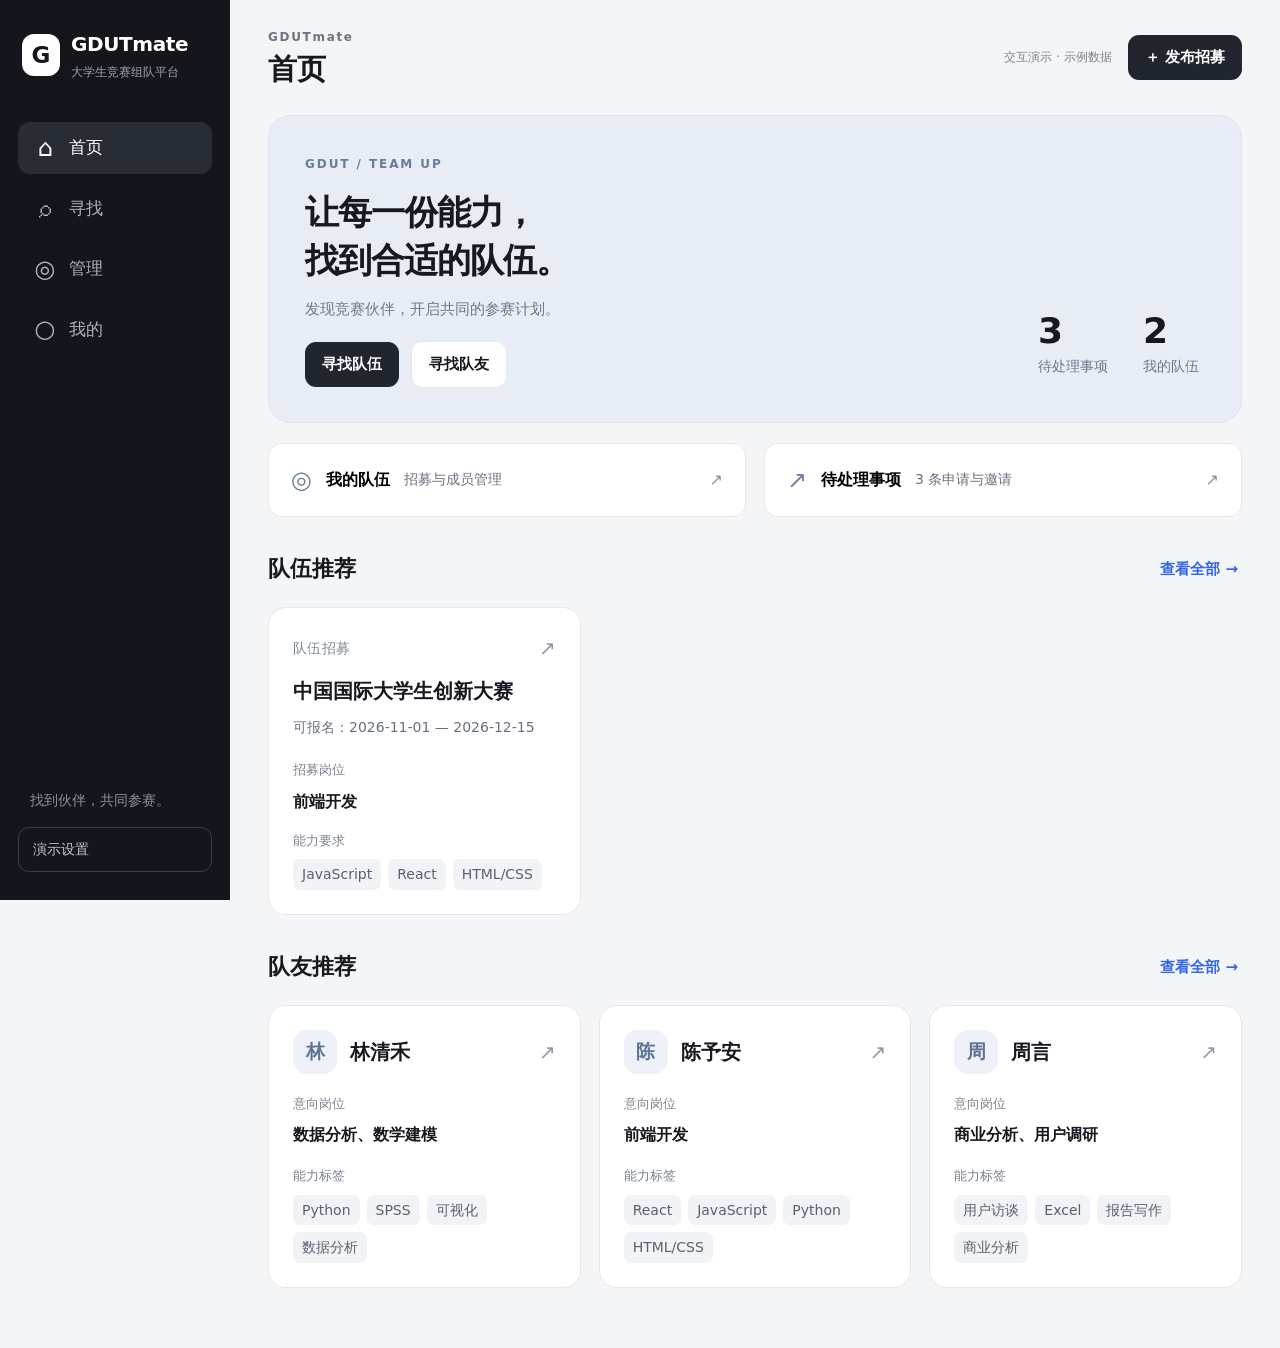
<file: gdutmate/index.html>
<!doctype html>
<html lang="zh-CN">
<head>
  <meta charset="utf-8" />
  <meta name="viewport" content="width=device-width,initial-scale=1,viewport-fit=cover" />
  <meta name="theme-color" content="#111318" />
  <title>GDUTmate · 大学生竞赛组队平台</title>
  <meta name="description" content="GDUTmate：面向大学生竞赛场景的轻量组队平台" />
  <link rel="stylesheet" href="styles.css?v=31.1" />
</head>
<body>
  <div id="app"></div>
  <div id="toast" class="toast" role="status" aria-live="polite"></div>
  <div id="modalRoot"></div>
  <script src="app.js?v=31.1"></script>
</body>
</html>
</file>
<file: styles.css>
:root{
  --bg:#f4f5f7;--panel:#fff;--panel2:#fafbfc;--ink:#16191f;--muted:#707782;
  --line:#e6e8ec;--line2:#d9dde4;--brand:#1f232b;--blue:#3366e8;--blue2:#eef3ff;
  --green:#187a54;--green2:#ebf8f1;--amber:#9a6500;--amber2:#fff6e5;--red:#b43a3a;--red2:#fff0f0;
  --purple:#6c4fc7;--purple2:#f3efff;--shadow:0 10px 35px rgba(18,25,35,.08);--r:18px;--r2:13px;
}
*{box-sizing:border-box}html,body{margin:0;min-height:100%;background:var(--bg);color:var(--ink);font-family:Inter,"PingFang SC","Microsoft YaHei",system-ui,-apple-system,sans-serif}
button,input,textarea,select{font:inherit}button{cursor:pointer}.hidden{display:none!important}
.shell{display:grid;grid-template-columns:248px 1fr;min-height:100vh}
.sidebar{position:sticky;top:0;height:100vh;background:#14161b;color:#fff;padding:22px 16px;display:flex;flex-direction:column;border-right:1px solid #23262c;z-index:20}
.brand{display:flex;align-items:center;gap:11px;padding:5px 6px 21px}.brandMark{width:40px;height:40px;border-radius:12px;background:#fff;color:#15171b;display:grid;place-items:center;font-weight:900;font-size:19px}
.brandName{font-weight:800;letter-spacing:.2px}.brandSub{font-size:12px;color:#9da3ad;margin-top:2px}
.nav{display:grid;gap:6px}.navBtn{border:0;background:transparent;color:#adb3bd;display:flex;align-items:center;gap:10px;padding:11px 12px;border-radius:12px;text-align:left}
.navBtn:hover,.navBtn.active{background:#24272e;color:#fff}.navIcon{width:22px;text-align:center}.navCount{margin-left:auto;background:#fff;color:#111318;border-radius:12px;min-width:20px;height:20px;display:grid;place-items:center;font-size:11.5px;font-weight:800}
.sideBottom{margin-top:auto;display:grid;gap:10px}.identity{padding:11px 12px;background:#202329;border-radius:12px;color:#c9ced5;font-size:12px;line-height:1.45}
.dot{display:inline-block;width:7px;height:7px;border-radius:50%;background:#4bb784;margin-right:6px}.sideGhost{border:1px solid #3a3e47;background:transparent;color:#e6e8ec;padding:10px 12px;border-radius:10px;text-align:left}
.main{min-width:0;padding:0 32px 50px}.topbar{position:sticky;top:0;z-index:10;display:flex;align-items:center;justify-content:space-between;gap:16px;padding:24px 0 18px;background:linear-gradient(var(--bg) 84%,rgba(244,245,247,0))}
.eyebrow{font-size:11.5px;color:var(--muted);text-transform:uppercase;letter-spacing:.1em;font-weight:750}.pageTitle{font-size:29px;line-height:1.2;margin:2px 0 0}.topActions{display:flex;align-items:center;gap:10px}
.timePill{display:flex;gap:8px;align-items:center;background:#fff;border:1px solid var(--line);border-radius:11px;padding:9px 12px;font-size:12px;color:var(--muted)}.timePill b{color:var(--ink);font-size:15px}
.btn{border:0;border-radius:11px;padding:10px 14px;font-weight:750;transition:.15s}.btn:active{transform:translateY(1px)}.btn.primary{background:var(--brand);color:#fff}.btn.primary:hover{background:#2a2e37}.btn.secondary{background:#fff;border:1px solid var(--line);color:var(--ink)}.btn.secondary:hover{border-color:#cdd2da}.btn.text{background:transparent;color:var(--blue);padding:7px}.btn.danger{background:var(--red2);color:var(--red)}.btn.good{background:var(--green2);color:var(--green)}.btn:disabled{opacity:.45;cursor:not-allowed}
.toolbar{display:flex;gap:9px;flex-wrap:wrap;align-items:center;margin-bottom:16px}.segmented{display:inline-flex;background:#e9ebef;padding:4px;border-radius:12px}.segmented button{border:0;background:transparent;color:var(--muted);padding:8px 14px;border-radius:9px;font-weight:700}.segmented button.active{background:#fff;color:var(--ink);box-shadow:0 1px 5px rgba(0,0,0,.06)}
.search,.select,.input,.textarea{border:1px solid var(--line);background:#fff;border-radius:11px;padding:10px 12px;outline:none;color:var(--ink)}.search{min-width:240px;flex:1}.search:focus,.select:focus,.input:focus,.textarea:focus{border-color:#b9c8f2;box-shadow:0 0 0 3px #edf2ff}.textarea{resize:vertical;min-height:88px}
.heroNotice,.notice{border-radius:13px;padding:12px 14px;font-size:13px;line-height:1.6}.heroNotice{background:#f8f9fb;border:1px solid var(--line);margin-bottom:16px}.notice{background:var(--blue2);color:#36598f}.notice.warn{background:var(--amber2);color:#805607}.notice.danger{background:var(--red2);color:#973b3b}.notice.good{background:var(--green2);color:#196747}
.grid2{display:grid;grid-template-columns:repeat(2,minmax(0,1fr));gap:15px}.grid3{display:grid;grid-template-columns:repeat(3,minmax(0,1fr));gap:13px}.layout{display:grid;grid-template-columns:minmax(0,1.55fr) minmax(290px,.72fr);gap:17px}
.card,.panel{background:var(--panel);border:1px solid var(--line);border-radius:var(--r);padding:19px}.card{transition:.17s}.card.clickable:hover{transform:translateY(-2px);box-shadow:var(--shadow);border-color:#d9dde4}.panel.sticky{position:sticky;top:95px;height:max-content}
.cardHead,.between{display:flex;align-items:flex-start;justify-content:space-between;gap:14px}.meta{font-size:12px;color:var(--muted)}.title{font-size:18px;font-weight:820;margin:6px 0 0}.subtitle{font-size:13px;color:var(--muted);line-height:1.6}.sectionTitle{font-size:17px;font-weight:800;margin:0}.bigTitle{font-size:25px;font-weight:850;margin:6px 0}.section{padding:19px 0;border-top:1px solid var(--line)}.section:first-child{border-top:0}
.badges{display:flex;flex-wrap:wrap;gap:7px;margin:12px 0}.badge,.status{display:inline-flex;align-items:center;font-size:11.5px;padding:5px 8px;border-radius:8px;background:#f1f3f5;color:#555c66}.badge.blue,.status.blue{background:var(--blue2);color:#2c5ec9}.badge.green,.status.green{background:var(--green2);color:var(--green)}.badge.warn,.status.warn{background:var(--amber2);color:var(--amber)}.badge.red,.status.red{background:var(--red2);color:var(--red)}.badge.purple{background:var(--purple2);color:var(--purple)}
.infoGrid{display:grid;grid-template-columns:repeat(2,minmax(0,1fr));gap:12px}.infoBox{border-top:1px solid var(--line);padding-top:11px}.infoLabel{font-size:11.5px;color:var(--muted)}.infoValue{font-size:13px;font-weight:680;margin-top:4px;line-height:1.55}
.reasons{background:#f7f9fc;border-radius:11px;padding:10px 11px;font-size:12px;color:#515863;line-height:1.55}.reasons b{color:var(--ink)}
.actions{display:flex;gap:9px;align-items:center;margin-top:16px}.actions.end{justify-content:flex-end}.actions .push{margin-left:auto}
.kv{display:grid;grid-template-columns:120px 1fr;gap:9px 18px;font-size:13px;line-height:1.55}.kv .k{color:var(--muted)}
.stats{display:grid;grid-template-columns:repeat(3,1fr);gap:10px;margin-top:13px}.stat{background:#f7f8fa;border-radius:12px;padding:13px}.stat b{display:block;font-size:19px}.stat span{font-size:11.5px;color:var(--muted)}
.roleBox{border:1px solid var(--line);border-radius:14px;padding:15px;margin-top:10px}.progress{height:7px;background:#eef0f3;border-radius:99px;overflow:hidden;margin-top:9px}.progress>span{display:block;height:100%;background:#23262d;border-radius:99px}
.list{display:grid;gap:11px}.request{background:#fff;border:1px solid var(--line);border-radius:15px;padding:16px;display:grid;grid-template-columns:1fr auto;gap:14px;align-items:center}.requestMain{min-width:0}.requestTitle{font-weight:790}.requestSub{font-size:12px;color:var(--muted);margin-top:5px;line-height:1.5}.requestActions{display:flex;gap:8px;align-items:center}
.tabs{display:flex;gap:6px;flex-wrap:wrap;margin-bottom:14px}.tab{border:1px solid var(--line);background:#fff;color:var(--muted);padding:8px 11px;border-radius:10px;font-size:12px}.tab.active{background:#1b1e24;color:#fff;border-color:#1b1e24}
.profileHero{display:grid;grid-template-columns:auto 1fr auto;gap:14px;align-items:center}.avatar{width:58px;height:58px;border-radius:16px;background:#e9ebef;display:grid;place-items:center;font-weight:900;font-size:20px}.verifiedTag{font-size:11.5px;color:var(--green);background:var(--green2);padding:6px 8px;border-radius:8px}
.formGrid{display:grid;grid-template-columns:repeat(2,minmax(0,1fr));gap:12px}.field{display:grid;gap:6px}.field.full{grid-column:1/-1}.field label{font-size:11.5px;color:var(--muted);font-weight:650}.help{font-size:11.5px;color:var(--muted);line-height:1.45}.req{color:#c33}
.checkRow{display:flex;gap:8px;flex-wrap:wrap}.check{border:1px solid var(--line);background:#fff;border-radius:10px;padding:8px 10px;font-size:12px}.check.on{border-color:#aebff0;background:#f2f5ff;color:#345bb5}
.empty{padding:56px 20px;text-align:center;color:var(--muted)}.empty h3{color:var(--ink);margin:0 0 8px}.divider{height:1px;background:var(--line);margin:16px 0}
.mobileNav{display:none}.toast{position:fixed;right:24px;bottom:24px;z-index:80;background:#16191f;color:#fff;padding:11px 14px;border-radius:11px;opacity:0;transform:translateY(8px);transition:.2s;pointer-events:none;box-shadow:var(--shadow);font-size:13px}.toast.show{opacity:1;transform:none}
.modalBg{position:fixed;inset:0;z-index:70;background:rgba(14,16,20,.46);display:grid;place-items:center;padding:20px}.modal{width:min(600px,100%);max-height:86vh;overflow:auto;background:#fff;border-radius:20px;padding:22px;box-shadow:0 25px 80px rgba(0,0,0,.22)}.modal h2{margin:0 0 7px;font-size:21px}.modalFoot{display:flex;gap:9px;justify-content:flex-end;margin-top:18px}
.tableWrap{overflow:auto;border:1px solid var(--line);border-radius:13px}.table{width:100%;border-collapse:collapse;min-width:680px;font-size:12px}.table th,.table td{padding:11px 12px;border-bottom:1px solid var(--line);text-align:left;vertical-align:top}.table th{background:#f6f7f9;color:#5e6570;font-weight:750}.table tr:last-child td{border-bottom:0}
.timeline{display:grid;gap:10px}.timelineItem{display:grid;grid-template-columns:18px 1fr;gap:10px}.timelineDot{width:10px;height:10px;border-radius:50%;background:#1f232b;margin-top:5px}.timelineLine{position:relative}.timelineLine:after{content:"";position:absolute;left:4px;top:15px;bottom:-14px;width:1px;background:#dfe2e7}.timelineItem:last-child .timelineLine:after{display:none}
.demoBar{display:flex;align-items:center;justify-content:space-between;gap:12px;background:#111318;color:#fff;border-radius:14px;padding:12px 14px;margin-bottom:15px}.demoBar small{color:#aeb4bd}.demoSteps{display:flex;gap:7px;flex-wrap:wrap}.demoStep{border:1px solid #3a3f48;background:#1d2026;color:#dfe3e9;padding:7px 9px;border-radius:9px;font-size:11.5px}
@media(max-width:1050px){.grid2{grid-template-columns:1fr}.layout{grid-template-columns:1fr}.panel.sticky{position:static}.grid3{grid-template-columns:1fr 1fr}}
@media(max-width:820px){
  .shell{display:block}.sidebar{display:none}.main{padding:0 14px 92px}.topbar{padding:16px 0 14px;position:sticky}.pageTitle{font-size:24px}.topActions .timePill{display:none}
  .mobileNav{position:fixed;display:grid;grid-template-columns:repeat(5,1fr);left:0;right:0;bottom:0;z-index:60;background:rgba(255,255,255,.97);border-top:1px solid var(--line);padding:7px max(8px,env(safe-area-inset-right)) calc(7px + env(safe-area-inset-bottom)) max(8px,env(safe-area-inset-left));backdrop-filter:blur(14px)}
  .mNav{border:0;background:transparent;color:#747b86;font-size:11.5px;padding:5px 2px;display:grid;gap:2px;place-items:center}.mNav b{font-size:17px;font-weight:500}.mNav.active{color:#17191f;font-weight:750}
  .grid3{grid-template-columns:1fr}.request{grid-template-columns:1fr}.requestActions{justify-content:flex-start;flex-wrap:wrap}.formGrid{grid-template-columns:1fr}.field.full{grid-column:auto}.stats{grid-template-columns:repeat(3,1fr)}.demoBar{align-items:flex-start;flex-direction:column}
}
@media(max-width:520px){.topbar{align-items:flex-start}.topActions{gap:6px}.btn{padding:9px 11px}.toolbar{gap:7px}.search{min-width:100%;width:100%}.infoGrid{grid-template-columns:1fr}.profileHero{grid-template-columns:auto 1fr}.profileHero .verifiedTag{grid-column:2}.stats{grid-template-columns:1fr}.kv{grid-template-columns:95px 1fr}.card,.panel{padding:16px}.modal{padding:18px}.demoSteps{display:none}}


/* ===== Rich homepage / dashboard ===== */
.homeHero{
  display:grid;grid-template-columns:minmax(0,1.55fr) minmax(280px,.65fr);gap:18px;
  background:linear-gradient(135deg,#15171d 0%,#242936 60%,#2c3445 100%);
  color:#fff;border-radius:24px;padding:28px;margin-bottom:16px;overflow:hidden;position:relative
}
.homeHero:after{content:"";position:absolute;width:260px;height:260px;border-radius:50%;right:-90px;top:-110px;background:rgba(255,255,255,.06)}
.homeHeroMain,.homeHeroSide{position:relative;z-index:1}.homeKicker{font-size:11.5px;letter-spacing:.14em;color:#aeb8cc;font-weight:800;margin-bottom:9px}
.homeHero h2,.peopleHero h2{font-size:32px;line-height:1.18;margin:0 0 10px}.homeHero p,.peopleHero p{margin:0;line-height:1.7;color:#c7ceda;max-width:740px;font-size:14px}
.homeHeroActions{display:flex;gap:9px;flex-wrap:wrap;margin-top:20px}.heroPrimary{background:#fff!important;color:#15171d!important}.heroSecondary{background:rgba(255,255,255,.08)!important;border:1px solid rgba(255,255,255,.15)!important;color:#fff!important}
.homeHeroSide{display:flex;flex-direction:column;justify-content:space-between;gap:13px;background:rgba(255,255,255,.055);border:1px solid rgba(255,255,255,.09);border-radius:18px;padding:17px}
.heroMetric{display:flex;align-items:baseline;gap:7px}.heroMetric span{font-size:12px;color:#aeb6c4}.heroMetric b{font-size:34px}.heroMetric small{color:#aeb6c4}
.heroMetricRow{display:grid;grid-template-columns:repeat(3,1fr);gap:8px}.heroMetricRow>div{background:rgba(255,255,255,.06);border-radius:12px;padding:10px}.heroMetricRow b{display:block;font-size:19px}.heroMetricRow span{font-size:11.5px;color:#b7bfcb}
.heroMiniNote{font-size:11.5px;color:#98a2b2;line-height:1.6}
.quickEntryGrid{display:grid;grid-template-columns:repeat(4,minmax(0,1fr));gap:11px;margin-bottom:22px}.quickEntry{border:1px solid var(--line);background:#fff;border-radius:15px;padding:15px;text-align:left;display:grid;grid-template-columns:auto 1fr auto;gap:10px;align-items:center}.quickEntry:hover{box-shadow:var(--shadow);transform:translateY(-1px)}
.quickEntry b{display:block;font-size:13px}.quickEntry small{display:block;color:var(--muted);font-size:11.5px;line-height:1.45;margin-top:3px}.quickEntry em{font-style:normal;color:#9da4af}.quickIcon{width:34px;height:34px;border-radius:11px;display:grid;place-items:center;font-weight:900}
.quickEntry.blue .quickIcon{background:var(--blue2);color:var(--blue)}.quickEntry.green .quickIcon{background:var(--green2);color:var(--green)}.quickEntry.purple .quickIcon{background:var(--purple2);color:var(--purple)}.quickEntry.amber .quickIcon{background:var(--amber2);color:var(--amber)}
.homeSectionHeader{display:flex;align-items:flex-end;justify-content:space-between;gap:14px;margin:24px 0 12px}.homeSectionHeader.compact{margin:0 0 12px}.homeSectionHeader h3{font-size:19px;margin:1px 0 0}.homeSectionHeader p{margin:4px 0 0;font-size:11.5px;color:var(--muted)}
.homeSectionEyebrow{font-size:11.5px;letter-spacing:.12em;color:#949ba6;font-weight:800}
.continueGrid{display:grid;grid-template-columns:repeat(2,minmax(0,1fr));gap:12px}.continueCard{background:#fff;border:1px solid var(--line);border-radius:16px;padding:15px;display:grid;grid-template-columns:auto 1fr auto;gap:12px;align-items:center}.continueCard.urgent{border-color:#eadfca;background:#fffdfa}
.continueIcon{width:36px;height:36px;border-radius:11px;background:var(--amber2);color:var(--amber);display:grid;place-items:center;font-weight:900}.continueIcon.chat{background:var(--blue2);color:var(--blue)}.continueCard b{font-size:13px}.continueCard p{margin:3px 0;font-size:12px}.continueCard span{font-size:11.5px;color:var(--muted);line-height:1.5}
.homeSplit{display:grid;grid-template-columns:minmax(0,1.4fr) minmax(300px,.6fr);gap:16px;margin-top:22px}.homeSplit.lower{align-items:start}
.recommendList{display:grid;gap:10px}.homeRecruit{background:#fff;border:1px solid var(--line);border-radius:15px;padding:14px;cursor:pointer}.homeRecruit:hover{border-color:#d5d9e1;box-shadow:0 6px 24px rgba(17,24,39,.05)}
.homeRecruitTop{display:flex;justify-content:space-between;gap:12px}.homeRecruitTop>div{display:grid;gap:3px}.homeRecruitTop b{font-size:13px}.miniComp{font-size:11.5px;color:var(--muted)}.homeRecruit p{font-size:11.5px;color:#535a64;line-height:1.55;margin:9px 0}.homeRecruitMeta{display:flex;gap:7px;flex-wrap:wrap}.homeRecruitMeta span{font-size:11.5px;background:#f2f3f5;border-radius:7px;padding:4px 6px}.homeRecruitReason{font-size:11.5px;color:#365b9d;background:#f5f7fc;border-radius:8px;padding:7px 8px;margin-top:9px}
.timelinePanel{background:#fff;border:1px solid var(--line);border-radius:16px;padding:14px}.timelineRow{display:grid;grid-template-columns:46px 14px 1fr;gap:7px;min-height:58px;position:relative}.timelineRow:not(:last-child):after{content:"";position:absolute;left:53px;top:25px;bottom:-2px;width:1px;background:#e1e4e9}.timelineDate{font-size:11.5px;color:var(--muted);padding-top:3px}.timelineNode{width:9px;height:9px;border:2px solid #bec4cd;border-radius:50%;margin-top:3px;background:#fff;z-index:1}.timelineRow.active .timelineNode{border-color:var(--blue);background:var(--blue)}.timelineRow.future{opacity:.62}.timelineRow b{display:block;font-size:12px}.timelineRow span{display:block;font-size:11.5px;color:var(--muted);margin-top:3px;line-height:1.45}.demoDataTag{font-size:11.5px;color:#8e95a0;background:#eef0f3;padding:5px 7px;border-radius:7px}
.candidateStrip{display:grid;grid-template-columns:repeat(3,minmax(0,1fr));gap:11px}.homeCandidate{background:#fff;border:1px solid var(--line);border-radius:15px;padding:14px;cursor:pointer}.homeCandidate:hover{box-shadow:0 7px 24px rgba(0,0,0,.05)}.homeCandidateHead{display:grid;grid-template-columns:auto 1fr auto;gap:9px;align-items:center}.miniAvatar{width:38px;height:38px;background:#eceef2;border-radius:11px;display:grid;place-items:center;font-weight:900}.homeCandidateHead b{display:block;font-size:13px}.homeCandidateHead span{display:block;font-size:11.5px;color:var(--muted);margin-top:2px}.verifiedMini{font-size:11.5px!important;color:var(--green)!important;background:var(--green2);padding:4px 6px;border-radius:7px}
.miniSkillRow{display:flex;gap:5px;flex-wrap:wrap;margin:11px 0}.miniSkillRow span{font-size:11.5px;background:#f2f3f5;padding:4px 6px;border-radius:6px}.homeCandidate p{font-size:11.5px;color:#59606b;line-height:1.5;min-height:30px}.homeCandidateFoot{display:flex;align-items:center;justify-content:space-between;margin-top:10px}.homeCandidateFoot>span{font-size:11.5px;color:var(--muted)}.miniAction{border:0;background:#1d2026;color:#fff;font-size:11.5px;padding:7px 9px;border-radius:8px}
.categoryPanel{margin-top:22px;background:#fff;border:1px solid var(--line);border-radius:18px;padding:17px}.categoryGrid{display:grid;grid-template-columns:repeat(4,minmax(0,1fr));gap:10px}.categoryCard{border:1px solid var(--line);background:#fafbfc;border-radius:13px;padding:13px;text-align:left;position:relative}.categoryCard:hover{background:#fff;box-shadow:0 5px 18px rgba(0,0,0,.04)}.categoryCard b{display:block;font-size:12px}.categoryCard span,.categoryCard small{display:block;font-size:11.5px;color:var(--muted);line-height:1.45;margin-top:4px}.categoryCard em{display:block;font-style:normal;font-size:11.5px;color:var(--blue);margin-top:9px}
.guidePanel,.activityPanel{background:#fff;border:1px solid var(--line);border-radius:18px;padding:17px}.guideSteps{display:grid;grid-template-columns:repeat(4,1fr);gap:8px}.guideStep{border:1px solid var(--line);border-radius:12px;padding:11px;position:relative}.guideStep>span{font-size:11.5px;color:#9299a4}.guideStep b{display:block;font-size:11.5px;margin-top:7px}.guideStep small{display:block;font-size:11.5px;color:var(--muted);line-height:1.45;margin-top:3px}.guideStep.done{background:#f8fbf9;border-color:#dcebe3}.guideStep i{position:absolute;right:8px;top:8px;font-style:normal;color:var(--green);font-size:11.5px}
.activityList{display:grid;gap:0}.activityRow{display:grid;grid-template-columns:auto 1fr auto;gap:9px;align-items:start;padding:10px 0;border-bottom:1px solid var(--line)}.activityRow:last-child{border-bottom:0}.activityDot{width:8px;height:8px;border-radius:50%;background:#c2c7cf;margin-top:4px}.activityDot.new{background:var(--amber)}.activityDot.good{background:var(--green)}.activityRow b{display:block;font-size:11.5px}.activityRow small{display:block;font-size:11.5px;color:var(--muted);margin-top:3px;line-height:1.45}.activityRow time{font-size:11.5px;color:#9ba2ad}
.recruitHeader{scroll-margin-top:96px}.peopleHero{display:flex;justify-content:space-between;align-items:end;gap:22px;background:#fff;border:1px solid var(--line);border-radius:20px;padding:22px;margin-bottom:14px}.peopleHero h2{color:var(--ink);font-size:27px}.peopleHero p{color:var(--muted);max-width:700px}.captainContext{display:grid;grid-template-columns:1.1fr .6fr .9fr auto;gap:10px;background:#fff;border:1px solid var(--line);border-radius:14px;padding:11px;margin-bottom:14px}.captainContext>div{padding:4px 8px}.captainContext span{display:block;font-size:11.5px;color:var(--muted)}.captainContext b{display:block;font-size:11.5px;margin-top:4px}
@media(max-width:1100px){.quickEntryGrid{grid-template-columns:repeat(2,1fr)}.candidateStrip{grid-template-columns:1fr 1fr}.categoryGrid{grid-template-columns:1fr 1fr}.guideSteps{grid-template-columns:1fr 1fr}.captainContext{grid-template-columns:1fr 1fr}}
@media(max-width:820px){
  .homeHero{grid-template-columns:1fr;padding:20px;border-radius:20px}.homeHero h2{font-size:27px}.homeHeroSide{padding:13px}.quickEntryGrid{grid-template-columns:1fr 1fr}.continueGrid{grid-template-columns:1fr}.continueCard{grid-template-columns:auto 1fr}.continueCard>.btn{grid-column:2;width:max-content}
  .homeSplit{grid-template-columns:1fr}.candidateStrip{grid-template-columns:1fr}.categoryGrid{grid-template-columns:1fr 1fr}.guideSteps{grid-template-columns:1fr 1fr}.peopleHero{align-items:flex-start;flex-direction:column}.captainContext{grid-template-columns:1fr 1fr}
}
@media(max-width:520px){
  .homeHero{padding:18px 16px}.homeHero h2{font-size:24px}.homeHeroActions .btn{flex:1}.heroMetricRow{grid-template-columns:repeat(3,1fr)}.quickEntryGrid{grid-template-columns:1fr 1fr;gap:8px}.quickEntry{padding:11px;grid-template-columns:auto 1fr}.quickEntry em{display:none}.quickIcon{width:31px;height:31px}.quickEntry small{font-size:11.5px}.homeSectionHeader{align-items:flex-start}.homeSectionHeader .btn.text{padding-right:0}.categoryGrid{grid-template-columns:1fr}.guideSteps{grid-template-columns:1fr}.captainContext{grid-template-columns:1fr}.captainContext .btn{width:100%}
}


/* ===== V4 homepage hierarchy + clean discovery pages ===== */
.brandBanner{
  display:flex;align-items:center;gap:14px;background:#17191f;color:#fff;border-radius:18px;
  padding:15px 18px;margin-bottom:22px;min-height:78px
}
.brandBannerMark{width:42px;height:42px;border-radius:13px;background:#fff;color:#17191f;display:grid;place-items:center;font-weight:900;font-size:20px;flex:0 0 auto}
.brandBannerCopy{display:grid;gap:3px}.brandBannerCopy b{font-size:18px}.brandBannerCopy span{font-size:12px;color:#c4cad3}
.brandBannerTrust{margin-left:auto;font-size:11.5px;color:#929aa8;white-space:nowrap}
.coreLabel{display:flex;align-items:end;justify-content:space-between;gap:16px;margin:0 0 12px}.coreLabel>span{font-size:18px;font-weight:850}.coreLabel p{margin:0;color:var(--muted);font-size:11.5px}
.coreActions{display:grid;grid-template-columns:repeat(2,minmax(0,1fr));gap:15px;margin-bottom:14px}
.coreAction{
  position:relative;overflow:hidden;border:1px solid var(--line);border-radius:22px;background:#fff;padding:24px;
  min-height:310px;cursor:pointer;display:flex;flex-direction:column;transition:.18s ease;text-align:left
}
.coreAction:hover{transform:translateY(-2px);box-shadow:0 18px 45px rgba(17,24,39,.08)}
.coreAction:after{content:"";position:absolute;width:190px;height:190px;border-radius:50%;right:-70px;bottom:-85px;opacity:.8}
.teamsCore:after{background:#eef3ff}.peopleCore:after{background:#eef8f4}
.coreActionTop{display:flex;justify-content:space-between;align-items:center}.coreNumber{font-size:11.5px;letter-spacing:.12em;color:#9aa1ab;font-weight:800}.coreArrow{font-size:18px;color:#7d8490}
.coreIcon{width:54px;height:54px;border-radius:17px;background:#f2f4f7;display:grid;place-items:center;font-size:25px;font-weight:800;margin-top:22px}
.teamsCore .coreIcon{background:var(--blue2);color:var(--blue)}.peopleCore .coreIcon{background:var(--green2);color:var(--green)}
.coreAction h2{font-size:28px;margin:16px 0 8px;letter-spacing:-.02em}.coreAction>p{font-size:13px;color:#5f6671;line-height:1.7;margin:0;max-width:520px}
.coreBullets{display:flex;flex-wrap:wrap;gap:7px;margin:18px 0}.coreBullets span{font-size:11.5px;padding:6px 8px;border:1px solid var(--line);border-radius:8px;background:#fafbfc;color:#606873}
.coreButton{margin-top:auto;width:max-content;border:0;border-radius:10px;background:#191b20;color:#fff;padding:10px 13px;font-weight:750;position:relative;z-index:1}
.utilityRow{display:grid;grid-template-columns:repeat(4,minmax(0,1fr));gap:10px;margin:0 0 24px}
.utilityCard{border:1px solid var(--line);background:#fff;border-radius:14px;padding:12px;display:grid;grid-template-columns:auto 1fr auto;align-items:center;gap:9px;text-align:left}
.utilityCard:hover{border-color:#d2d6dd;box-shadow:0 6px 18px rgba(0,0,0,.04)}.utilityIcon{width:31px;height:31px;border-radius:9px;background:#f2f3f5;display:grid;place-items:center;font-weight:800}
.utilityCard b{display:block;font-size:11.5px}.utilityCard small{display:block;font-size:11.5px;color:var(--muted);margin-top:3px;line-height:1.35}.utilityCard em{font-style:normal;color:#9ca3ad}
.homeMainGrid{display:grid;grid-template-columns:minmax(0,1.5fr) minmax(280px,.55fr);gap:16px;margin-bottom:22px}.homePrimary,.homeAside{min-width:0}
.cleanSectionHead{display:flex;justify-content:space-between;align-items:end;gap:14px;margin-bottom:10px}.cleanSectionHead>div>span{font-size:11.5px;letter-spacing:.13em;color:#969da8;font-weight:800}.cleanSectionHead h3{font-size:18px;margin:2px 0 0}.cleanSectionHead p{font-size:11.5px;color:var(--muted);margin:4px 0 0}
.cleanRecruitList{display:grid;gap:9px}.cleanRecruit{background:#fff;border:1px solid var(--line);border-radius:15px;padding:13px 14px;display:grid;grid-template-columns:1fr 160px;gap:14px;cursor:pointer}.cleanRecruit:hover{border-color:#d2d7df}
.cleanRecruitMain>b{display:block;font-size:13px;margin-top:3px}.cleanRecruitMain p{font-size:11.5px;color:#5e6570;line-height:1.5;margin:7px 0}.cleanTags{display:flex;gap:5px;flex-wrap:wrap}.cleanTags span{font-size:11.5px;background:#f2f3f5;border-radius:6px;padding:4px 6px}.cleanRecruitSide{display:grid;justify-items:end;align-content:start;gap:6px;text-align:right}.cleanRecruitSide strong{font-size:12px}.cleanRecruitSide small{font-size:11.5px;color:#52658f;line-height:1.4}.cleanRecruitSide em{font-style:normal;font-size:11.5px;color:var(--blue);margin-top:3px}
.simpleTimeline{background:#fff;border:1px solid var(--line);border-radius:15px;padding:13px}.simpleTime{display:grid;grid-template-columns:42px 12px 1fr;gap:7px;min-height:56px;position:relative}.simpleTime:not(:last-child):after{content:"";position:absolute;left:48px;top:22px;bottom:-2px;width:1px;background:#e2e5ea}.simpleTime time{font-size:11.5px;color:#8e95a0;padding-top:2px}.simpleTime>span{width:8px;height:8px;border-radius:50%;background:#c5cad1;margin-top:2px;z-index:1}.simpleTime.hot>span{background:var(--blue)}.simpleTime b{display:block;font-size:11.5px}.simpleTime small{display:block;font-size:11.5px;color:var(--muted);margin-top:3px;line-height:1.4}
.asideAction{width:100%;margin-top:9px;border:1px solid var(--line);background:#fff;border-radius:13px;padding:11px;display:grid;grid-template-columns:1fr auto;gap:10px;text-align:left}.asideAction b{display:block;font-size:11.5px}.asideAction small{display:block;font-size:11.5px;color:var(--muted);margin-top:3px}.asideAction em{font-style:normal;color:#999}
.exploreSection{background:#fff;border:1px solid var(--line);border-radius:18px;padding:16px;margin-bottom:6px}.exploreGrid{display:grid;grid-template-columns:repeat(4,minmax(0,1fr));gap:9px}.exploreCard{border:1px solid var(--line);background:#fafbfc;border-radius:12px;padding:12px;text-align:left}.exploreCard:hover{background:#fff;box-shadow:0 5px 16px rgba(0,0,0,.04)}.exploreCard b{display:block;font-size:11.5px}.exploreCard span,.exploreCard small{display:block;font-size:11.5px;color:var(--muted);margin-top:4px;line-height:1.4}.exploreCard em{display:block;font-style:normal;font-size:11.5px;color:var(--blue);margin-top:8px}

/* Team / people discovery: deliberately different layouts */
.listPageIntro{background:#fff;border:1px solid var(--line);border-radius:18px;padding:19px 20px;display:flex;align-items:end;justify-content:space-between;gap:20px;margin-bottom:12px}
.listPageIntro h2{font-size:24px;margin:3px 0 6px}.listPageIntro p{font-size:11.5px;color:var(--muted);margin:0;line-height:1.55}.pageKicker{font-size:11.5px;letter-spacing:.13em;color:#9198a3;font-weight:800}
.peopleIntro{border-left:4px solid #dcefe6}
.filterPanel{background:#fff;border:1px solid var(--line);border-radius:15px;padding:11px;margin-bottom:13px}.filterSearch{display:flex;align-items:center;gap:8px;border:1px solid var(--line);border-radius:10px;padding:0 11px;background:#fafbfc}.filterSearch span{color:#9299a4}.filterSearch input{border:0;outline:0;background:transparent;padding:11px 0;width:100%;font-size:12px}
.filterChips{display:flex;gap:7px;flex-wrap:wrap;margin-top:9px}.filterChips button{border:1px solid var(--line);background:#fff;border-radius:9px;padding:7px 9px;font-size:11.5px;color:#606772}.filterChips button.on{background:#17191f;color:#fff;border-color:#17191f}
.resultsHead{display:flex;justify-content:space-between;align-items:center;margin:15px 2px 9px}.resultsHead>div{display:flex;align-items:baseline;gap:8px}.resultsHead b{font-size:14px}.resultsHead span{font-size:11.5px;color:var(--muted)}
.teamResultList,.peopleResultList{display:grid;gap:10px}
.teamResult{background:#fff;border:1px solid var(--line);border-radius:16px;padding:16px;display:grid;grid-template-columns:minmax(0,1.5fr) 250px 210px;gap:18px;align-items:center;cursor:pointer}.teamResult:hover{border-color:#d1d6de;box-shadow:0 7px 22px rgba(0,0,0,.04)}
.resultTopline{display:flex;gap:10px;flex-wrap:wrap;font-size:11.5px;color:var(--muted)}.teamResult h3{font-size:15px;margin:6px 0}.teamResultMain>p{font-size:11.5px;color:#5f6671;line-height:1.55;margin:0 0 10px}.resultTags{display:flex;flex-wrap:wrap;gap:5px}.resultTags span{font-size:11.5px;padding:4px 6px;background:#f2f3f5;border-radius:6px}.resultTags span.strong{background:var(--blue2);color:#2b5fc8}
.teamResultFacts{display:grid;grid-template-columns:repeat(3,1fr);gap:7px}.teamResultFacts>div{background:#f7f8fa;border-radius:10px;padding:9px}.teamResultFacts span,.personFit span{display:block;font-size:11.5px;color:var(--muted)}.teamResultFacts b,.personFit b{display:block;font-size:11.5px;margin-top:3px}
.teamResultDecision{display:grid;gap:8px;justify-items:start}.matchBox{display:grid;gap:2px}.matchBox b{font-size:11.5px}.matchBox small{font-size:11.5px;color:#62739a;line-height:1.4}.riskText{color:var(--amber)!important}
.roleContext{background:#f8faf9;border:1px solid #e0ebe5;border-radius:15px;padding:12px;display:grid;grid-template-columns:1.3fr 1fr auto;gap:12px;align-items:center;margin-bottom:12px}.roleContextMain span,.roleRequirement span{display:block;font-size:11.5px;color:var(--muted)}.roleContextMain b,.roleRequirement b{display:block;font-size:11.5px;margin-top:3px}.roleContextMain small{display:block;font-size:11.5px;color:#6d756f;margin-top:4px}
.personResult{background:#fff;border:1px solid var(--line);border-radius:16px;padding:16px;display:grid;grid-template-columns:250px minmax(0,1.3fr) 230px;gap:18px;align-items:center;cursor:pointer}.personResult:hover{border-color:#d1d6de;box-shadow:0 7px 22px rgba(0,0,0,.04)}
.personIdentity{display:grid;grid-template-columns:auto 1fr;gap:11px;align-items:center}.personAvatar{width:48px;height:48px;border-radius:14px;background:#eaf4ef;color:var(--green);display:grid;place-items:center;font-weight:900;font-size:17px}.personIdentity h3{font-size:14px;margin:0}.personIdentity span,.personIdentity small{display:block;font-size:11.5px;color:var(--muted);margin-top:3px}
.personCapability>span{font-size:11.5px;color:var(--muted)}.personCapability>b{display:block;font-size:11.5px;margin:3px 0 7px}.personCapability p{font-size:11.5px;color:#5d6570;line-height:1.45;margin:8px 0 0}
.personFit{display:grid;grid-template-columns:1fr 1fr;gap:7px}.personFit>div:not(.matchBox){background:#f7f8fa;border-radius:9px;padding:8px}.personFit .matchBox{grid-column:1/-1}.personFit .btn{grid-column:1/-1;width:100%}

@media(max-width:1150px){
  .utilityRow{grid-template-columns:repeat(2,1fr)}.homeMainGrid{grid-template-columns:1fr}.exploreGrid{grid-template-columns:repeat(2,1fr)}
  .teamResult{grid-template-columns:1fr 220px}.teamResultDecision{grid-column:1/-1;grid-template-columns:auto 1fr auto;align-items:center}.personResult{grid-template-columns:220px 1fr}.personFit{grid-column:1/-1;grid-template-columns:120px 120px 1fr auto;align-items:center}.personFit .matchBox,.personFit .btn{grid-column:auto}
}
@media(max-width:820px){
  .brandBanner{padding:13px 14px;min-height:68px}.brandBannerTrust{display:none}.coreActions{grid-template-columns:1fr}.coreAction{min-height:260px;padding:19px}.coreAction h2{font-size:25px}.utilityRow{grid-template-columns:1fr 1fr}.cleanRecruit{grid-template-columns:1fr 120px}
  .listPageIntro{align-items:flex-start;flex-direction:column}.teamResult,.personResult{grid-template-columns:1fr}.teamResultFacts{grid-template-columns:repeat(3,1fr)}.teamResultDecision{grid-column:auto;grid-template-columns:1fr}.personFit{grid-column:auto;grid-template-columns:1fr 1fr}.personFit .matchBox,.personFit .btn{grid-column:1/-1}.roleContext{grid-template-columns:1fr 1fr}.roleContext .btn{grid-column:1/-1}
}
@media(max-width:520px){
  .brandBannerCopy b{font-size:16px}.brandBannerCopy span{font-size:11.5px}.coreLabel{align-items:flex-start;flex-direction:column;gap:3px}.coreAction{min-height:245px;border-radius:18px}.coreBullets{margin:13px 0}.utilityRow{grid-template-columns:1fr}.homeMainGrid{gap:14px}.cleanRecruit{grid-template-columns:1fr}.cleanRecruitSide{justify-items:start;text-align:left;border-top:1px solid var(--line);padding-top:9px}.exploreGrid{grid-template-columns:1fr 1fr}.listPageIntro h2{font-size:21px}.filterChips{display:grid;grid-template-columns:1fr 1fr}.teamResultFacts{grid-template-columns:1fr 1fr 1fr}.roleContext{grid-template-columns:1fr}.personIdentity{grid-template-columns:auto 1fr}
}


/* ===== V5 unified homepage discovery ===== */
.smartHomeGrid{
  display:grid;
  grid-template-columns:minmax(0,1.65fr) minmax(300px,.65fr);
  gap:16px;
  margin-bottom:20px;
}
.smartRecommendPanel,
.competitionReminder{
  background:#fff;
  border:1px solid var(--line);
  border-radius:20px;
  padding:18px;
  min-width:0;
}
.smartRecommendPanel{
  box-shadow:0 8px 28px rgba(18,25,35,.045);
}
.smartPanelHead{
  display:flex;
  justify-content:space-between;
  align-items:end;
  gap:14px;
  margin-bottom:12px;
}
.smartPanelHead.compact{
  align-items:flex-start;
}
.smartPanelHead span{
  display:block;
  font-size:11.5px;
  letter-spacing:.13em;
  color:#9198a4;
  font-weight:800;
}
.smartPanelHead h2{
  font-size:20px;
  margin:3px 0 0;
}
.smartPanelHead p{
  font-size:11.5px;
  line-height:1.5;
  color:var(--muted);
  margin:5px 0 0;
}
.smartRecommendList{
  display:grid;
  gap:8px;
}
.smartRecommendRow{
  display:grid;
  grid-template-columns:minmax(0,1fr) 190px auto;
  gap:14px;
  align-items:center;
  border:1px solid var(--line);
  border-radius:14px;
  padding:13px 14px;
  background:#fbfcfd;
  cursor:pointer;
  transition:.16s;
}
.smartRecommendRow:hover{
  background:#fff;
  border-color:#d3d8e0;
  transform:translateY(-1px);
  box-shadow:0 7px 20px rgba(17,24,39,.045);
}
.smartRecMeta{
  font-size:11.5px;
  color:var(--muted);
  margin-bottom:4px;
}
.smartRecMain>b{
  font-size:13px;
}
.smartRecMain p{
  margin:6px 0 8px;
  font-size:11.5px;
  line-height:1.5;
  color:#5d6570;
}
.smartRecTags{
  display:flex;
  gap:5px;
  flex-wrap:wrap;
}
.smartRecTags span{
  padding:4px 6px;
  border-radius:6px;
  background:#f0f2f5;
  font-size:11.5px;
}
.smartRecReason{
  display:grid;
  gap:3px;
  padding-left:12px;
  border-left:1px solid var(--line);
}
.smartRecReason span{
  font-size:11.5px;
  color:var(--muted);
}
.smartRecReason b{
  font-size:11.5px;
  line-height:1.45;
  color:#3f547e;
}
.smartRecReason small{
  font-size:11.5px;
  color:#858d99;
}
.smartRecArrow{
  color:#8e96a2;
  font-size:16px;
}
.recommendFoot{
  display:flex;
  gap:8px;
  align-items:center;
  margin-top:10px;
  padding:9px 11px;
  border-radius:10px;
  background:#f6f8fb;
}
.recommendFoot span{
  font-size:11.5px;
  font-weight:800;
  color:#465777;
}
.recommendFoot small{
  font-size:11.5px;
  color:#7a828d;
}
.competitionReminder{
  display:flex;
  flex-direction:column;
}
.reminderTimeline{
  display:grid;
  margin-top:2px;
}
.reminderRow{
  display:grid;
  grid-template-columns:46px 16px 1fr;
  gap:7px;
  min-height:62px;
  position:relative;
}
.reminderDate{
  font-size:11.5px;
  color:#8b929d;
  padding-top:2px;
}
.reminderLine{
  position:relative;
}
.reminderLine span{
  display:block;
  width:9px;
  height:9px;
  border-radius:50%;
  border:2px solid #c5cad2;
  background:#fff;
  position:relative;
  z-index:1;
}
.reminderRow:not(:last-child) .reminderLine:after{
  content:"";
  position:absolute;
  top:10px;
  bottom:-3px;
  left:4px;
  width:1px;
  background:#e1e4e9;
}
.reminderRow.hot .reminderLine span{
  border-color:var(--blue);
  background:var(--blue);
}
.reminderRow.future{
  opacity:.58;
}
.reminderContent{
  display:grid;
  align-content:start;
  gap:2px;
}
.reminderContent b{
  font-size:11.5px;
}
.reminderContent strong{
  font-size:11.5px;
  font-weight:700;
  color:#4b5360;
}
.reminderContent small{
  font-size:11.5px;
  color:var(--muted);
}
.reminderAction{
  width:100%;
  margin-top:auto;
  border:1px solid var(--line);
  background:#f9fafb;
  border-radius:12px;
  padding:11px;
  display:grid;
  grid-template-columns:1fr auto;
  align-items:center;
  text-align:left;
}
.reminderAction b{
  display:block;
  font-size:11.5px;
}
.reminderAction small{
  display:block;
  margin-top:2px;
  font-size:11.5px;
  color:var(--muted);
}
.reminderAction em{
  font-style:normal;
  color:#9299a4;
}
.findSection{
  background:#fff;
  border:1px solid var(--line);
  border-radius:20px;
  padding:18px;
  margin-bottom:14px;
  scroll-margin-top:92px;
}
.findSectionHead{
  display:flex;
  justify-content:space-between;
  align-items:end;
  margin-bottom:12px;
}
.findSectionHead span{
  display:block;
  font-size:11.5px;
  letter-spacing:.13em;
  color:#949ba6;
  font-weight:800;
}
.findSectionHead h2{
  font-size:20px;
  margin:3px 0 0;
}
.findSectionHead p{
  font-size:11.5px;
  color:var(--muted);
  margin:5px 0 0;
}
.findChoiceGrid{
  display:grid;
  grid-template-columns:repeat(2,minmax(0,1fr));
  gap:12px;
}
.findChoice{
  border:1px solid var(--line);
  border-radius:17px;
  background:#fbfcfd;
  padding:17px;
  display:grid;
  grid-template-columns:auto 1fr auto;
  gap:14px;
  align-items:center;
  cursor:pointer;
  transition:.16s;
}
.findChoice:hover{
  background:#fff;
  transform:translateY(-1px);
  box-shadow:0 8px 24px rgba(17,24,39,.05);
}
.findChoiceIcon{
  width:48px;
  height:48px;
  border-radius:14px;
  display:grid;
  place-items:center;
  font-size:21px;
  font-weight:800;
}
.teamChoice .findChoiceIcon{
  background:var(--blue2);
  color:var(--blue);
}
.peopleChoice .findChoiceIcon{
  background:var(--green2);
  color:var(--green);
}
.findChoiceBody>span{
  font-size:11.5px;
  color:#8d95a0;
}
.findChoiceBody h3{
  margin:2px 0 5px;
  font-size:17px;
}
.findChoiceBody p{
  margin:0;
  font-size:11.5px;
  line-height:1.5;
  color:#5d6570;
}
.findChoiceBody>div{
  display:flex;
  flex-wrap:wrap;
  gap:5px;
  margin-top:9px;
}
.findChoiceBody i{
  font-style:normal;
  font-size:11.5px;
  padding:4px 6px;
  border-radius:6px;
  background:#f0f2f5;
  color:#616873;
}
.findChoice>em{
  font-style:normal;
  font-size:11.5px;
  color:#6d7682;
  white-space:nowrap;
}

/* Unified "寻找" in nav; result pages remain separate destinations */
@media(max-width:1100px){
  .smartHomeGrid{grid-template-columns:1fr}
  .smartRecommendRow{grid-template-columns:1fr 170px auto}
}
@media(max-width:820px){
  .smartRecommendRow{grid-template-columns:1fr auto}
  .smartRecReason{grid-column:1/-1;border-left:0;border-top:1px solid var(--line);padding:8px 0 0}
  .findChoiceGrid{grid-template-columns:1fr}
  .findChoice{grid-template-columns:auto 1fr}
  .findChoice>em{grid-column:2}
}
@media(max-width:520px){
  .brandBanner{margin-bottom:14px}
  .smartRecommendPanel,.competitionReminder,.findSection{padding:14px;border-radius:17px}
  .smartPanelHead{align-items:flex-start}
  .smartPanelHead .btn.text{padding-right:0}
  .smartRecommendRow{padding:12px}
  .recommendFoot{align-items:flex-start;flex-direction:column;gap:2px}
  .findChoice{padding:14px}
  .findChoiceIcon{width:42px;height:42px}
}


/* ===== V6 IA: Home / Explore / Progress / My ===== */

/* Global FAB replaces the oversized header action */
.fabPublish{
  position:fixed;
  right:28px;
  bottom:28px;
  z-index:58;
  border:0;
  background:#17191f;
  color:#fff;
  border-radius:999px;
  padding:12px 16px;
  display:flex;
  align-items:center;
  gap:7px;
  box-shadow:0 12px 32px rgba(17,24,39,.18);
  font-size:12px;
}
.fabPublish span{font-size:18px;line-height:1}.fabPublish b{font-size:11.5px}

/* Demo hint is present but does not dominate the product UI */
.demoGuide{
  margin-bottom:12px;
  border:1px solid var(--line);
  background:#fff;
  border-radius:12px;
  overflow:hidden;
}
.demoGuide summary{
  cursor:pointer;
  list-style:none;
  padding:9px 12px;
  font-size:11.5px;
  font-weight:750;
  color:#68707b;
}
.demoGuide summary::-webkit-details-marker{display:none}
.demoGuide[open] summary{border-bottom:1px solid var(--line)}
.demoGuide>div{
  padding:10px 12px;
  display:flex;
  justify-content:space-between;
  gap:12px;
  align-items:center;
  font-size:11.5px;
  color:var(--muted);
}
.demoGuide button{
  border:0;
  background:#17191f;
  color:#fff;
  border-radius:8px;
  padding:7px 9px;
  font-size:11.5px;
}

/* Homepage is now a workbench, not a nested navigation menu */
.compactBrand{
  min-height:66px;
  margin-bottom:14px;
}
.homeWorkbench{
  display:grid;
  grid-template-columns:minmax(0,1.65fr) minmax(300px,.65fr);
  gap:16px;
  margin-bottom:14px;
}
.homeStatusGrid{
  display:grid;
  grid-template-columns:1fr 1.2fr 1fr;
  gap:11px;
  margin-bottom:14px;
}
.statusBoard,.timeBoard,.todoBoard{
  background:#fff;
  border:1px solid var(--line);
  border-radius:16px;
  padding:14px;
}
.statusBoardHead span{
  display:block;
  font-size:11.5px;
  letter-spacing:.12em;
  color:#969da8;
  font-weight:800;
}
.statusBoardHead h3{
  margin:3px 0 0;
  font-size:14px;
}
.statusNumbers{
  display:grid;
  grid-template-columns:repeat(3,1fr);
  gap:7px;
  margin-top:12px;
}
.statusNumbers button{
  border:0;
  border-radius:10px;
  background:#f6f7f9;
  padding:10px 7px;
  text-align:left;
}
.statusNumbers b{
  display:block;
  font-size:18px;
}
.statusNumbers span{
  display:block;
  margin-top:2px;
  font-size:11.5px;
  color:var(--muted);
}
.timeBoardMain{
  margin-top:12px;
}
.timeBoardMain>div:first-child{
  display:flex;
  align-items:baseline;
  justify-content:space-between;
  gap:10px;
}
.timeBoardMain b{font-size:24px}
.timeBoardMain span{font-size:11.5px;color:var(--muted)}
.timeBoardMain small{
  display:block;
  margin-top:6px;
  font-size:11.5px;
  color:#7d8590;
}
.miniTimeBar{
  height:7px;
  background:#eceff3;
  border-radius:999px;
  overflow:hidden;
  margin-top:9px;
}
.miniTimeBar i{
  display:block;
  height:100%;
  background:#252932;
  border-radius:999px;
}
.todoBoard{
  cursor:pointer;
  background:linear-gradient(145deg,#fbfcff,#f5f7fb);
}
.todoBoard>b{
  display:block;
  margin-top:13px;
  font-size:12px;
}
.todoBoard p{
  margin:4px 0 10px;
  font-size:11.5px;
  color:var(--muted);
}
.todoBoard em{
  font-style:normal;
  font-size:11.5px;
  color:var(--blue);
}

/* Recommendation cards: stronger title + roomier tags */
.smartRecMain>b{
  font-size:14px;
  font-weight:850;
  letter-spacing:-.01em;
}
.smartRecTags span{
  padding:5px 8px;
  border-radius:7px;
  background:#f0f2f5;
  border:1px solid #e7e9ed;
}
.matchDims{
  display:flex;
  gap:5px;
  flex-wrap:wrap;
  margin:2px 0;
}
.matchDims i{
  font-style:normal;
  font-size:11.5px;
  padding:4px 6px;
  border-radius:6px;
  background:#eef3ff;
  color:#365fb9;
}
.matchDims i.ok{
  background:#eaf7f0;
  color:#187a54;
}
.matchDims i.warn{
  background:#fff4de;
  color:#936000;
}

/* Explore owns all proactive discovery */
.exploreHeader{
  background:#fff;
  border:1px solid var(--line);
  border-radius:18px;
  padding:18px 20px;
  margin-bottom:11px;
}
.exploreHeader h2{
  font-size:24px;
  margin:3px 0 5px;
}
.exploreHeader p{
  margin:0;
  font-size:11.5px;
  color:var(--muted);
  line-height:1.55;
}
.exploreSwitch{
  display:grid;
  grid-template-columns:repeat(2,minmax(0,1fr));
  gap:9px;
  margin-bottom:11px;
}
.exploreSwitch button{
  border:1px solid var(--line);
  background:#fff;
  border-radius:13px;
  padding:12px 14px;
  display:grid;
  gap:3px;
  text-align:left;
}
.exploreSwitch button b{font-size:13px}
.exploreSwitch button span{font-size:11.5px;color:var(--muted)}
.exploreSwitch button.active{
  background:#17191f;
  color:#fff;
  border-color:#17191f;
}
.exploreSwitch button.active span{color:#b7bec8}
.categoryRibbon{
  display:flex;
  gap:6px;
  flex-wrap:wrap;
  align-items:center;
  margin:-2px 0 12px;
}
.categoryRibbon>span{
  font-size:11.5px;
  color:var(--muted);
}
.categoryRibbon button{
  border:1px solid var(--line);
  background:#fff;
  border-radius:999px;
  padding:6px 9px;
  font-size:11.5px;
  color:#5e6671;
}
.categoryRibbon button:hover{background:#f7f8fa}

/* Cards keep match explanations qualitative instead of a misleading global score */
.resultTags span{
  padding:5px 8px;
  border:1px solid #e5e8ec;
  background:#f5f6f8;
}
.matchBox{
  padding:8px 9px;
  border-radius:9px;
  background:#f7f9fc;
}
.personCapability p,.teamResultMain>p{
  font-size:11.5px;
  line-height:1.6;
}

/* Combined teaming/progress tab */
.progressHero{
  background:#fff;
  border:1px solid var(--line);
  border-radius:18px;
  padding:18px 20px;
  display:grid;
  grid-template-columns:1fr auto;
  gap:18px;
  align-items:center;
  margin-bottom:11px;
}
.progressHero h2{
  font-size:24px;
  margin:3px 0 5px;
}
.progressHero p{
  margin:0;
  max-width:680px;
  font-size:11.5px;
  line-height:1.55;
  color:var(--muted);
}
.progressStats{
  display:grid;
  grid-template-columns:repeat(4,72px);
  gap:6px;
}
.progressStats>div{
  border-radius:10px;
  background:#f6f7f9;
  padding:9px;
}
.progressStats b{
  display:block;
  font-size:17px;
}
.progressStats span{
  display:block;
  margin-top:2px;
  font-size:11.5px;
  color:var(--muted);
}
.progressSwitch{
  display:inline-flex;
  padding:4px;
  border-radius:11px;
  background:#e9ebef;
  margin-bottom:12px;
}
.progressSwitch button{
  border:0;
  background:transparent;
  border-radius:8px;
  padding:8px 13px;
  color:#6f7680;
  font-size:11.5px;
  font-weight:750;
}
.progressSwitch button.active{
  background:#fff;
  color:#17191f;
  box-shadow:0 1px 5px rgba(0,0,0,.06);
}
.teamSnapshot{
  max-width:900px;
}

/* Profile time capacity visualization */
.timeCapacityViz{
  margin-top:13px;
  padding:14px;
  border-radius:14px;
  background:#f7f8fa;
}
.timeCapacityNumbers{
  display:flex;
  justify-content:space-between;
  align-items:baseline;
}
.timeCapacityNumbers b{
  display:block;
  font-size:27px;
}
.timeCapacityNumbers span{
  display:block;
  margin-top:2px;
  font-size:11.5px;
  color:var(--muted);
}
.timeCapacityNumbers small{
  font-size:11.5px;
  color:#747c87;
}
.capacityTrack{
  height:10px;
  border-radius:999px;
  background:#dfe4eb;
  overflow:hidden;
  margin:12px 0 9px;
}
.capacityTrack i{
  display:block;
  height:100%;
  border-radius:999px;
  background:#252932;
}
.capacityLegend{
  display:flex;
  gap:14px;
  flex-wrap:wrap;
}
.capacityLegend span{
  font-size:11.5px;
  color:#68707b;
  display:flex;
  align-items:center;
  gap:5px;
}
.capacityLegend i{
  width:7px;
  height:7px;
  border-radius:50%;
}
.capacityLegend i.used{background:#252932}
.capacityLegend i.free{background:#dfe4eb}

/* 4-tab mobile nav */
.mobileNav{
  grid-template-columns:repeat(4,1fr);
}

@media(max-width:1050px){
  .homeWorkbench{grid-template-columns:1fr}
  .homeStatusGrid{grid-template-columns:1fr 1fr}
  .todoBoard{grid-column:1/-1}
  .progressHero{grid-template-columns:1fr}
}
@media(max-width:820px){
  .fabPublish{
    right:14px;
    bottom:78px;
    padding:11px 13px;
  }
  .fabPublish b{display:none}
  .homeStatusGrid{grid-template-columns:1fr}
  .todoBoard{grid-column:auto}
  .progressStats{grid-template-columns:repeat(4,1fr)}
}
@media(max-width:520px){
  .smartRecommendRow{
    grid-template-columns:1fr auto;
  }
  .smartRecReason{
    grid-column:1/-1;
  }
  .exploreSwitch{grid-template-columns:1fr 1fr}
  .progressHero{padding:15px}
  .progressStats{grid-template-columns:repeat(2,1fr)}
  .demoGuide>div{align-items:flex-start;flex-direction:column}
}


/* ===== V9 functional polish ===== */
.categoryRibbon button.active{
  background:#17191f;
  border-color:#17191f;
  color:#fff;
}
.rolePicker{
  display:grid;
  gap:9px;
  margin-top:14px;
}
.rolePick{
  width:100%;
  border:1px solid var(--line);
  background:#fff;
  border-radius:12px;
  padding:12px 13px;
  display:grid;
  grid-template-columns:1fr auto;
  gap:14px;
  align-items:center;
  text-align:left;
}
.rolePick:hover{
  border-color:#cfd5dd;
  background:#fafbfc;
}
.rolePick.active{
  border-color:#aebff0;
  background:#f3f6ff;
}
.rolePick b{
  display:block;
  font-size:12px;
}
.rolePick span{
  display:block;
  margin-top:4px;
  font-size:11.5px;
  line-height:1.45;
  color:var(--muted);
}
.rolePick small{
  font-size:11.5px;
  color:#737b86;
  text-align:right;
}
.teamViewSwitch{
  display:inline-flex;
  gap:4px;
  padding:4px;
  border-radius:11px;
  background:#e9ebef;
  margin-bottom:12px;
}
.teamViewSwitch button{
  border:0;
  background:transparent;
  border-radius:8px;
  padding:8px 12px;
  font-size:11.5px;
  font-weight:750;
  color:#6c737e;
}
.teamViewSwitch button.active{
  background:#fff;
  color:#17191f;
  box-shadow:0 1px 5px rgba(0,0,0,.06);
}
.teamFullPage{
  max-width:980px;
}
.pendingResume{
  border-color:#dfe6f6;
  background:linear-gradient(145deg,#f9fbff,#f4f7fd);
}
.smartRecommendRow .matchDims{
  margin-top:3px;
}
.filterChips button,
.categoryRibbon button{
  transition:.14s ease;
}
.filterChips button.on{
  background:#17191f;
  color:#fff;
  border-color:#17191f;
}
.requestActions{
  flex-wrap:wrap;
}
.requestActions .btn.text{
  font-size:11.5px;
}
@media(max-width:820px){
  .rolePick{grid-template-columns:1fr}
  .rolePick small{text-align:left}
  .teamViewSwitch{width:100%;display:grid;grid-template-columns:1fr 1fr}
}

/* ===== V11 PRD-consistency details ===== */
.homeCoreEntry{
  display:grid;
  grid-template-columns:repeat(2,minmax(0,1fr));
  gap:10px;
  margin-bottom:14px;
}
.homeCoreEntry button{
  border:1px solid var(--line);
  background:#fff;
  border-radius:14px;
  padding:12px 14px;
  display:grid;
  grid-template-columns:1fr auto;
  gap:3px 10px;
  text-align:left;
  align-items:center;
}
.homeCoreEntry button:hover{border-color:#cfd5dd;box-shadow:0 5px 16px rgba(0,0,0,.04)}
.homeCoreEntry span{font-size:13px;font-weight:800}
.homeCoreEntry small{font-size:11.5px;color:var(--muted)}
.homeCoreEntry em{grid-row:1/3;grid-column:2;font-style:normal;color:#8f97a3}
.requestTask{
  margin-top:6px;
  font-size:11.5px;
  color:#59616c;
  line-height:1.5;
}
.relationMeta{
  margin-top:7px;
  font-size:11.5px;
  color:#858c96;
}
.contactReveal{
  display:grid;
  gap:4px;
  margin-top:8px;
  padding:10px 11px;
  border:1px solid #dce9e2;
  background:#f6fbf8;
  border-radius:10px;
}
.contactReveal b{font-size:11.5px}
.contactReveal span{font-size:11.5px;color:#335f4d}
.contactReveal small{font-size:11.5px;color:#78817c;line-height:1.4}
.publicShell{
  min-height:100vh;
  background:var(--bg);
}
.publicHeader{
  position:sticky;
  top:0;
  z-index:20;
  min-height:68px;
  padding:12px max(18px,calc((100vw - 1100px)/2));
  display:flex;
  align-items:center;
  justify-content:space-between;
  gap:16px;
  background:rgba(255,255,255,.94);
  border-bottom:1px solid var(--line);
  backdrop-filter:blur(12px);
}
.publicHeader>span{font-size:11.5px;color:var(--muted)}
.publicMain{
  max-width:1100px;
  margin:0 auto;
  padding:22px 18px 42px;
}
.filterChips button.on,
.categoryRibbon button.active{
  background:#17191f;
  color:#fff;
  border-color:#17191f;
}
.requestActions .status{white-space:nowrap}
@media(max-width:520px){
  .homeCoreEntry{grid-template-columns:1fr}
  .publicHeader{padding:10px 14px}
  .publicMain{padding:14px 12px 32px}
  .contactReveal{padding:9px}
}


/* ===== PRD acceptance states ===== */
.stateFrame{
  background:#fff;
  border:1px solid var(--line);
  border-radius:18px;
  padding:20px;
  display:grid;
  gap:12px;
}
.stateFrame p{
  margin:2px 0 6px;
  color:var(--muted);
  font-size:11.5px;
}
.stateSkeleton{
  height:54px;
  border-radius:12px;
  background:linear-gradient(90deg,#f0f2f5 0%,#f7f8fa 50%,#f0f2f5 100%);
  background-size:220% 100%;
  animation:compmateSkeleton 1.2s linear infinite;
}
.stateSkeleton.wide{height:84px}
.stateSkeleton.short{width:72%}
@keyframes compmateSkeleton{
  from{background-position:200% 0}
  to{background-position:-20% 0}
}


/* ===== Repeatable recruitment role gaps ===== */
.roleGapTabs{
  display:flex;
  flex-wrap:wrap;
  gap:8px;
  padding:9px;
  border:1px solid var(--line);
  background:#fafbfc;
  border-radius:12px;
}
.roleGapTab{
  border:1px solid var(--line);
  background:#fff;
  border-radius:10px;
  padding:9px 11px;
  display:grid;
  gap:2px;
  text-align:left;
  min-width:135px;
}
.roleGapTab b{font-size:11.5px}
.roleGapTab span{font-size:11.5px;color:var(--muted)}
.roleGapTab.active{
  background:#17191f;
  color:#fff;
  border-color:#17191f;
}
.roleGapTab.active span{color:#bdc3cc}
.roleGapTab.add{
  display:flex;
  align-items:center;
  justify-content:center;
  border-style:dashed;
  color:var(--blue);
  background:#f8faff;
}
@media(max-width:520px){
  .roleGapTabs{display:grid;grid-template-columns:1fr 1fr}
  .roleGapTab{min-width:0}
}


/* ===== V19 explicit team filters + formal-member group entry ===== */
.teamFilterGroups{
  display:grid;
  gap:8px;
  margin-top:10px;
  padding-top:2px;
}
.teamFilterGroup{
  display:grid;
  grid-template-columns:86px minmax(0,1fr);
  gap:10px;
  align-items:start;
  padding:8px 0;
  border-bottom:1px solid #f0f1f3;
}
.teamFilterGroup:last-child{border-bottom:0}
.teamFilterLabel{
  font-size:11.5px;
  font-weight:800;
  color:#525a66;
  padding-top:7px;
}
.teamFilterOptions{
  display:flex;
  flex-wrap:wrap;
  gap:7px;
}
.teamFilterOptions button{
  border:1px solid var(--line);
  background:#fff;
  border-radius:9px;
  padding:7px 10px;
  font-size:11.5px;
  color:#606772;
  transition:.14s ease;
}
.teamFilterOptions button:hover{border-color:#cfd4dc}
.teamFilterOptions button.active{
  background:#17191f;
  color:#fff;
  border-color:#17191f;
}
.auxiliaryFilters{
  padding-top:9px;
  margin-top:2px;
  border-top:1px solid #f0f1f3;
  align-items:center;
}
.auxiliaryLabel{
  font-size:11.5px;
  color:var(--muted);
  font-weight:750;
  margin-right:2px;
}
.groupJoinSection .between{
  align-items:center;
  gap:14px;
}
.groupJoinSection .meta{margin-top:8px}

@media(max-width:820px){
  .teamFilterGroup{grid-template-columns:1fr;gap:6px}
  .teamFilterLabel{padding-top:0}
  .groupJoinSection .between{align-items:flex-start;flex-direction:column}
}
@media(max-width:520px){
  .teamFilterOptions{display:grid;grid-template-columns:1fr 1fr}
  .teamFilterOptions button{text-align:left}
  .auxiliaryFilters{display:grid;grid-template-columns:1fr 1fr}
  .auxiliaryLabel{grid-column:1/-1}
  .groupJoinSection .btn{width:100%}
}

/* ===== V21: formal-member group-entry experience ===== */
.groupJoinCard{
  display:grid;
  grid-template-columns:minmax(0,1fr) auto;
  gap:15px;
  align-items:center;
  border:1px solid #dce7e0;
  border-radius:13px;
  background:#f8fbf9;
  padding:15px;
  margin-top:12px;
}
.groupJoinCard p{
  font-size:12px;
  color:#35443a;
  line-height:1.7;
  margin:6px 0;
}
.groupJoinCard .btn{white-space:nowrap}
.groupEntryEyebrow{
  font-size:11.5px;
  letter-spacing:.11em;
  color:#428568;
  font-weight:800;
  margin-bottom:6px;
}
.groupEntrySteps{display:grid;gap:11px;margin-top:18px}
.groupEntryStep{
  display:grid;
  grid-template-columns:30px minmax(0,1fr);
  gap:11px;
  align-items:start;
  border:1px solid #e8ecf0;
  border-radius:12px;
  padding:14px;
  background:#fff;
}
.groupEntryStepIndex{
  width:28px;height:28px;border-radius:8px;
  display:grid;place-items:center;
  color:#287451;background:#e7f4ec;
  font-size:11.5px;font-weight:800;
}
.groupEntryStep b{font-size:13px}
.groupEntryStep p{
  font-size:11.5px;
  line-height:1.7;
  color:#666e78;
  margin:6px 0 9px;
}
.groupEntryContact{
  display:flex;gap:10px;align-items:center;justify-content:space-between;
  border:1px solid #dce7e0;background:#f6faf7;
  border-radius:10px;padding:9px;
}
.groupEntryContact code{word-break:break-all;font-size:13px;color:#174d36}
.groupEntryMessage{
  background:#f6f8fa;
  color:#344052;font-size:11.5px;line-height:1.8;
  padding:11px;border:1px dashed #dbe1e8;border-radius:10px;
  margin:10px 0;
}
.groupEntryStep .notice{margin-top:10px}
.groupEntryModal h2{margin-top:0}
@media(max-width:820px){
  .groupJoinCard{grid-template-columns:1fr}
  .groupJoinCard .btn{width:100%}
}
@media(max-width:520px){
  .groupEntryContact{flex-direction:column;align-items:stretch}
  .groupEntryContact .btn{width:100%}
}

/* ===== v22 prominent joined-member group entry ===== */
.groupJoinHighlight {
  margin: 18px 0 20px;
  border-radius: 17px;
  border: 1px solid #bddbc9;
  background: linear-gradient(135deg,#f4fbf6,#ffffff);
  padding: 19px;
  box-shadow: 0 6px 20px rgba(24,92,52,.06);
}
.groupJoinHighlightTop {display:flex;align-items:start;justify-content:space-between;gap:12px}
.groupJoinHighlightTop h3 {font-size:19px;margin:4px 0 6px;color:#203f2e}
.groupJoinHighlightTop p {font-size:11.5px;line-height:1.7;color:#557260;margin:0;max-width:570px}
.groupJoinEyebrow {font-size:11.5px;letter-spacing:.11em;font-weight:800;color:#488566}
.groupJoinHighlightBottom {
  display:flex;align-items:center;justify-content:space-between;gap:14px;
  border-top:1px solid #e1ece5;margin-top:13px;padding-top:13px;
}
.groupJoinHighlightBottom > div {display:flex;gap:9px;align-items:baseline;flex-wrap:wrap}
.groupJoinHighlightBottom small {font-size:11.5px;color:#718376}
.groupJoinHighlightBottom b {font-size:12px;margin-right:9px;color:#254d37}
.groupJoinHighlightBottom button {white-space:nowrap}
.groupDemoTag {font-size:11.5px!important;margin:12px 0 0!important;color:#8a7858!important}
@media(max-width:600px) {
  .groupJoinHighlight{padding:15px}
  .groupJoinHighlightTop{flex-direction:column;gap:9px}
  .groupJoinHighlightBottom{align-items:stretch;flex-direction:column}
  .groupJoinHighlightBottom .btn{width:100%;min-height:42px}
}

/* V23: role switch and multiple joined-team selector */
.joinedTeamPicker{
  padding:13px 15px;
  margin:0 0 15px;
  border:1px solid #e3e8ed;
  border-radius:12px;
  background:#fafbfc;
}
.joinedTeamPicker .filterChips{margin-top:9px}

/* ===== Final readability + PRD alignment ===== */
.competitionDatePair{
  display:grid;
  grid-template-columns:minmax(0,1fr) auto minmax(0,1fr);
  gap:8px;
  align-items:center;
}
.competitionDatePair>span{
  font-size:11.5px;
  color:var(--muted);
  text-align:center;
}
.joinedResult{
  border-color:#cfe4d8;
  background:#fbfefc;
}

/* Decision-making information must remain readable in desktop presentation / screen share. */
.smartPanelHead span,
.statusBoardHead span,
.pageKicker,
.homeSectionEyebrow,
.groupJoinEyebrow{font-size:11.5px}
.smartPanelHead p,
.smartRecMain p,
.teamResultMain>p,
.personCapability p,
.homeCandidate p,
.cleanRecruitMain p,
.progressHero p{font-size:12px;line-height:1.6}
.smartRecMeta,
.resultTopline,
.homeCandidateHead span,
.homeCandidateFoot>span,
.reminderDate,
.reminderContent strong,
.categoryRibbon>span,
.categoryRibbon button{font-size:11.5px}
.smartRecTags span,
.matchDims i,
.resultTags span,
.filterChips button,
.teamFilterOptions button,
.teamFilterLabel,
.roleContextMain span,
.roleRequirement span,
.personIdentity span,
.personIdentity small,
.personCapability>span,
.progressStats span,
.capacityLegend span{font-size:11.5px}
.teamResultFacts span,
.personFit span{font-size:11.5px}
.teamResultFacts b,
.personFit b,
.personCapability>b,
.roleContextMain b,
.roleRequirement b{font-size:12px}
.matchBox b{font-size:11.5px}
.matchBox small,
.roleContextMain small,
.smartRecReason small,
.reminderContent small,
.timeBoardMain small,
.todoBoard p,
.todoBoard em{font-size:11.5px;line-height:1.5}
.smartRecReason span{font-size:11.5px}
.smartRecReason b{font-size:12px}
.statusNumbers span{font-size:11.5px}
.timeBoardMain span{font-size:11.5px}
.filterSearch input{font-size:13px}
.teamFilterOptions button{min-height:36px}
.progressSwitch button,
.teamViewSwitch button{font-size:11.5px}
.groupEntryStep p{font-size:12px}
.groupEntryMessage{font-size:12px}
.groupJoinHighlightTop p{font-size:12px}
.groupJoinHighlightBottom small{font-size:11.5px}
.groupJoinHighlightBottom b{font-size:13px}

@media(max-width:520px){
  .schoolCampusGroup .teamFilterOptions{grid-template-columns:1fr}
  .competitionDatePair{grid-template-columns:1fr}
  .competitionDatePair>span{text-align:left}
  .teamFilterOptions button{min-height:40px}
}

/* Canonical final component sizes */
.rolePick span{font-size:11.5px}
.rolePick small{font-size:11.5px}
.requestActions .btn.text{font-size:11.5px}
.demoGuide summary{font-size:11.5px}
.demoGuide>div{font-size:11.5px}
.demoGuide button{font-size:11.5px}
.homeCoreEntry small{font-size:11.5px}
.requestTask{font-size:11.5px}

.demoDataPill{
  display:inline-flex;
  align-items:center;
  min-height:28px;
  padding:0 9px;
  border-radius:999px;
  border:1px solid #e1e5ea;
  background:#f7f8fa;
  color:#7a818b;
  font-size:11.5px;
  font-weight:700;
  white-space:nowrap;
}
@media(max-width:520px){
  .demoDataPill{display:none}
}

/* ===== V26 presentation-readable typography ===== */
html,body{font-size:14px;line-height:1.5}

/* Global reusable text */
.btn{font-size:13px}
.meta{font-size:12.5px}
.subtitle{font-size:13.5px}
.badge,.status{font-size:12px}
.infoLabel{font-size:12px}
.infoValue{font-size:13.5px}
.stat span{font-size:12px}
.requestTitle{font-size:13.5px}
.requestSub{font-size:12.5px}
.field label{font-size:12px}
.help{font-size:12px;line-height:1.55}
.verifiedTag{font-size:12px}
.tab{font-size:12.5px}
.check{font-size:12.5px}
.table{font-size:12.5px}
.demoStep{font-size:12px}
.identity{font-size:12.5px}
.brandSub{font-size:12.5px}
.eyebrow{font-size:11.5px}
.timePill{font-size:12.5px}

/* Home / dashboard */
.homeCoreEntry span{font-size:14px}
.homeCoreEntry small{font-size:12px}
.smartPanelHead h2{font-size:21px}
.smartPanelHead p{font-size:12.5px}
.smartRecMeta{font-size:12px}
.smartRecMain>b{font-size:14.5px}
.smartRecMain p{font-size:13px}
.smartRecTags span{font-size:12px}
.smartRecReason span{font-size:11.5px}
.smartRecReason b{font-size:12.5px}
.smartRecReason small{font-size:11.5px}
.matchDims i{font-size:11.5px}
.recommendFoot span,.recommendFoot small{font-size:11.5px}
.reminderDate{font-size:11.5px}
.reminderContent b{font-size:13px}
.reminderContent strong{font-size:12px}
.reminderContent small{font-size:11.5px}
.statusBoardHead h3{font-size:15px}
.statusNumbers span{font-size:12px}
.timeBoardMain span{font-size:12px}
.timeBoardMain small{font-size:11.5px}
.todoBoard>b{font-size:13px}
.todoBoard p,.todoBoard em{font-size:12px}

/* Discovery filters / results */
.listPageIntro p{font-size:12.5px}
.pageKicker{font-size:11.5px}
.filterSearch input{font-size:13.5px}
.filterChips button,
.teamFilterOptions button,
.categoryRibbon button{font-size:12px}
.teamFilterLabel,
.auxiliaryLabel,
.categoryRibbon>span{font-size:11.5px}
.resultsHead b{font-size:15px}
.resultsHead span{font-size:12px}
.resultTopline{font-size:12px}
.teamResult h3{font-size:16px}
.teamResultMain>p{font-size:13px}
.resultTags span{font-size:12px}
.teamResultFacts span,
.personFit span{font-size:11.5px}
.teamResultFacts b,
.personFit b{font-size:13px}
.matchBox b{font-size:12px}
.matchBox small{font-size:12px;line-height:1.5}
.roleContextMain span,
.roleRequirement span{font-size:11.5px}
.roleContextMain b,
.roleRequirement b{font-size:13px}
.roleContextMain small{font-size:12px}
.personIdentity h3{font-size:15px}
.personIdentity span,
.personIdentity small{font-size:12px}
.personCapability>span{font-size:11.5px}
.personCapability>b{font-size:13px}
.personCapability p{font-size:12px;line-height:1.55}

/* Team / progress / member flows */
.progressHero p{font-size:12.5px}
.progressStats span{font-size:11.5px}
.progressSwitch button,
.teamViewSwitch button{font-size:12px}
.rolePick b{font-size:13px}
.rolePick span{font-size:12px}
.rolePick small{font-size:11.5px}
.groupJoinEyebrow{font-size:11.5px}
.groupJoinHighlightTop p{font-size:13px}
.groupJoinHighlightBottom small{font-size:12px}
.groupJoinHighlightBottom b{font-size:13.5px}
.groupJoinCard p{font-size:12.5px}
.groupEntryStep b{font-size:13px}
.groupEntryStep p{font-size:12.5px}
.groupEntryMessage{font-size:12.5px}
.groupDemoTag{font-size:11.5px!important}
.demoGuide summary{font-size:12px}
.demoGuide>div{font-size:12px}
.demoGuide button{font-size:11.5px}
.demoDataPill{font-size:11.5px}

/* Secondary cards still readable when screen-shared */
.cleanSectionHead p,
.homeSectionHeader p,
.cleanRecruitMain p,
.homeRecruit p,
.homeRecruitReason,
.homeCandidate p,
.continueCard span,
.quickEntry small,
.timelineRow span,
.simpleTime small,
.asideAction small,
.exploreCard span,
.exploreCard small,
.categoryCard span,
.categoryCard small,
.guideStep small,
.activityRow small,
.activityRow time,
.captainContext span{font-size:12px}
.cleanTags span,
.homeRecruitMeta span,
.miniSkillRow span,
.homeCandidateHead span,
.homeCandidateFoot>span,
.categoryCard em,
.guideStep>span{font-size:11.5px}
.captainContext b{font-size:12.5px}

@media(max-width:520px){
  html,body{font-size:14px}
  .pageTitle{font-size:25px}
  .btn{font-size:13px}
  .subtitle{font-size:13px}
  .meta{font-size:12px}
  .teamResultMain>p,
  .personCapability p,
  .groupJoinHighlightTop p{font-size:12.5px}
}

/* ===== V27 calmer presentation layout ===== */
:root{
  --muted:#5f6670;
  --line:#e3e6ea;
}
html,body{line-height:1.6}
.main{padding:0 36px 68px}
.topbar,
#page{width:min(1180px,100%);margin-left:auto;margin-right:auto}
.topbar{padding-top:26px;padding-bottom:20px}
.pageTitle{font-size:30px}
.card,.panel{padding:22px}
.section{padding:23px 0}
.sectionTitle{font-size:18px}
.bigTitle{font-size:27px}
.subtitle{line-height:1.7}
.btn{min-height:42px;padding:10px 15px}
.search,.select,.input,.textarea{min-height:44px;font-size:13.5px}
.formGrid{gap:18px 16px}
.field{gap:8px}
.actions{gap:10px;margin-top:20px}

/* Homepage: fewer blocks, more breathing room */
.homeCoreEntry{gap:14px;margin-bottom:18px}
.homeCoreEntry button{padding:17px 18px;border-radius:16px}
.homeCoreEntry span{font-size:15px}
.homeCoreEntry small{margin-top:2px}
.homeWorkbench{gap:20px;margin-bottom:20px}
.smartRecommendPanel,.competitionReminder{padding:22px;border-radius:18px}
.smartPanelHead{margin-bottom:16px}
.smartPanelHead h2{font-size:22px}
.smartRecommendList{gap:12px}
.smartRecommendRow{
  grid-template-columns:minmax(0,1fr) 230px auto;
  gap:20px;
  padding:18px;
  border-radius:15px;
}
.smartRecMain>b{font-size:16px;line-height:1.45}
.smartRecMain p{
  margin:8px 0 11px;
  max-width:660px;
  line-height:1.65;
  display:-webkit-box;
  -webkit-line-clamp:2;
  -webkit-box-orient:vertical;
  overflow:hidden;
}
.smartRecTags span{padding:5px 9px}
.smartRecReason{
  border-left:0;
  border-radius:11px;
  background:#f6f8fb;
  padding:12px 13px;
  gap:5px;
}
.smartRecReason b{line-height:1.55}
.smartRecArrow{align-self:center}
.competitionReminder .smartPanelHead p{display:none}
.reminderRow{min-height:68px}
.homeStatusGrid{gap:14px;margin-bottom:18px}
.statusBoard,.timeBoard,.todoBoard{padding:17px;border-radius:15px}
.statusNumbers{gap:9px;margin-top:14px}
.statusNumbers button{padding:12px 10px}
.todoBoard p{line-height:1.6}

/* Discovery: filters remain complete, but results scan as simple cards */
.exploreHeader{padding:4px 0 8px;border:0;background:transparent;margin-bottom:10px}
.exploreHeader h2{font-size:26px;margin:0}
.exploreSwitch{gap:10px;margin-bottom:14px}
.exploreSwitch button{padding:13px 16px}
.filterPanel{padding:16px;border-radius:16px;margin-bottom:18px}
.filterSearch{margin-bottom:4px}
.teamFilterGroups{gap:14px}
.teamFilterGroup{padding-top:12px}
.teamFilterOptions{gap:8px}
.teamFilterOptions button,
.filterChips button{padding:8px 11px;min-height:40px}
.resultsHead{margin:20px 2px 11px}
.teamResultList,.peopleResultList{gap:14px}
.teamResult{
  grid-template-columns:minmax(0,1fr) auto;
  gap:24px;
  padding:20px;
  align-items:start;
}
.teamResultMain{min-width:0}
.teamResult h3{font-size:17px;margin:7px 0 8px}
.teamResultMain>p{
  max-width:760px;
  margin-bottom:12px;
  display:-webkit-box;
  -webkit-line-clamp:2;
  -webkit-box-orient:vertical;
  overflow:hidden;
}
.resultSummary{font-size:12.5px;font-weight:700;color:#39414b;margin-top:7px}
.matchLine{font-size:12px;color:#5c6672;margin-top:7px;line-height:1.55}
.teamResultDecision{
  min-width:150px;
  justify-items:end;
  align-content:space-between;
  gap:16px;
}
.teamResultDecision .btn{min-width:126px}
.teamResultFacts{display:none}

.personResult{
  grid-template-columns:230px minmax(0,1fr) 150px;
  gap:24px;
  padding:20px;
  align-items:center;
}
.personIdentity{gap:13px}
.personAvatar{width:52px;height:52px}
.personCapability>b{font-size:14px;margin:0 0 9px}
.personCapability .resultTags{margin-bottom:9px}
.candidateSummary{font-size:12.5px;font-weight:700;color:#39414b;margin-top:9px}
.personFit{
  display:flex;
  flex-direction:column;
  gap:10px;
  align-items:stretch;
}
.personFit .btn{width:100%}
.personFit>div:not(.matchBox),.personFit .matchBox{display:none}
.roleContext{padding:15px;gap:16px;margin-bottom:16px}

/* Progress / team pages */
.progressHero{
  padding:20px 22px;
  margin-bottom:14px;
  border-radius:16px;
}
.progressHero h2{font-size:25px;margin:0}
.progressStats{gap:8px}
.progressStats>div{padding:11px 10px}
.progressSwitch,.teamViewSwitch{margin-bottom:16px}
.demoGuide{margin-top:24px;margin-bottom:0}
.teamFullPage{max-width:980px}
.stats{gap:12px;margin-top:18px}
.stat{padding:15px}
.request{padding:18px;gap:18px}
.roleBox{padding:17px;margin-top:12px}
.groupJoinHighlight{padding:20px;margin:20px 0 22px}
.groupJoinHighlightTop h3{font-size:20px}
.groupJoinHighlightBottom{margin-top:16px;padding-top:15px}

/* Publish page */
.layout{gap:22px}
.panel.sticky{top:104px}
.roleGapTabs{gap:9px}
.competitionDatePair{gap:10px}

/* Reduce pill noise */
.resultTags span,
.smartRecTags span,
.badge,.status{
  border-radius:7px;
}
.resultTags span:not(.strong){background:#f6f7f9}
.notice{line-height:1.7}

@media(max-width:1150px){
  .smartRecommendRow{grid-template-columns:1fr auto}
  .smartRecReason{grid-column:1/-1}
}
@media(max-width:820px){
  .main{padding:0 16px 98px}
  .topbar,#page{width:100%}
  .smartRecommendRow{grid-template-columns:1fr}
  .smartRecArrow{display:none}
  .teamResult,.personResult{grid-template-columns:1fr}
  .teamResultDecision{justify-items:stretch;gap:10px}
  .teamResultDecision .status{width:max-content}
  .teamResultDecision .btn{width:100%}
  .personFit{width:100%}
}
@media(max-width:520px){
  .card,.panel{padding:18px}
  .homeCoreEntry{grid-template-columns:1fr}
  .smartRecommendPanel,.competitionReminder{padding:18px}
  .smartRecommendRow{padding:16px}
  .filterPanel{padding:14px}
  .teamResult,.personResult{padding:17px}
  .progressHero{padding:17px}
}


/* GDUTmate calendar & collapsible filters */
.gd-calendarPanel,.gd-homeFeedPanel{background:#fff;border:1px solid var(--line);border-radius:17px;padding:20px;min-width:0}
.gd-calendarPanel{margin:18px 0}
.gd-homeFeedHead{display:flex;align-items:center;justify-content:space-between;gap:12px;margin-bottom:16px}
.gd-homeFeedHead h2{font-size:18px;line-height:1.35;margin:0}
.gd-homeFeedHead p{font-size:12px;color:var(--muted);margin:5px 0 0;line-height:1.5}
.gd-demoNote{font-size:11px;color:var(--muted);background:var(--panel2);border:1px solid var(--line);padding:7px 9px;border-radius:9px;white-space:nowrap}
.gd-calendarColumns{display:grid;grid-template-columns:minmax(0,1.04fr) minmax(300px,.96fr);gap:22px}
.gd-calendarMonth{min-width:0;border:1px solid var(--line);border-radius:13px;padding:14px}
.gd-calendarToolbar{display:flex;justify-content:space-between;align-items:center;margin-bottom:10px}
.gd-calendarToolbar b{font-size:14px}
.gd-calendarToolbar>div{display:flex;gap:7px}
.gd-calendarToolbar button{border:1px solid var(--line);background:#fff;border-radius:7px;width:29px;height:29px;font-size:21px;line-height:1;color:var(--ink)}
.gd-calendarGrid{display:grid;grid-template-columns:repeat(7,minmax(0,1fr));gap:3px}
.gd-calDow{text-align:center;font-size:10.5px;color:var(--muted);padding:6px 0}
.gd-calDay,.gd-calEmpty{min-width:0;min-height:58px;border-radius:7px;padding:5px 3px}
.gd-calDay{background:#f8f9fb;border:1px solid transparent;overflow:hidden}
.gd-calDay>span{font-size:11px;font-weight:750;display:block;padding-left:3px}
.gd-calDay.today{border-color:#96b0fa;background:#eff3ff}
.gd-calDay.gd-ongoing{background:#f0f5ff}
.gd-calMark{display:block;width:100%;padding:3px 2px;border:0;border-radius:4px;background:#e1e9ff;color:#2653b9;font-size:9px;white-space:nowrap;overflow:hidden;text-overflow:ellipsis;text-align:left;margin-top:3px}
.gd-calMark:hover{background:#cfddff}
.gd-calendarAgenda{min-width:0}
.gd-agendaTitle{font-size:13px;font-weight:800;display:flex;align-items:center;justify-content:space-between;margin-bottom:9px}
.gd-agendaTitle small{color:var(--muted);font-weight:400;font-size:11px}
.gd-eventRow{width:100%;text-align:left;display:grid;grid-template-columns:minmax(0,1fr) 1.1fr;gap:8px 12px;align-items:center;border:1px solid var(--line);border-radius:11px;background:#fff;padding:10px 12px;margin-bottom:8px}
.gd-eventRow:hover{border-color:#9bb2e7;background:#fafcff}
.gd-eventName{font-size:13px;font-weight:800}
.gd-eventDates{display:grid;grid-template-columns:auto 1fr;gap:2px 8px;align-items:center}
.gd-eventDates small{font-size:10.5px;color:var(--muted)}
.gd-eventDates b{font-size:11.5px;font-variant-numeric:tabular-nums;font-weight:700}
.gd-eventAvailability{grid-column:1/-1;border-top:1px solid var(--line);padding-top:7px;color:var(--blue);font-size:11px}
.gd-eventAvailability i{float:right;font-style:normal}
.gd-homeFeedGrid{display:grid;grid-template-columns:minmax(0,1.15fr) minmax(300px,.85fr);gap:16px;margin-bottom:18px}
.gd-homeFeedList{display:grid;gap:9px}
.gd-teamPost{border:1px solid var(--line);border-radius:12px;padding:14px;cursor:pointer}
.gd-teamPost:hover{border-color:#a8b7d7;background:#fcfdff}
.gd-teamPostTop{display:flex;justify-content:space-between;align-items:center;gap:8px}
.gd-teamPostTop>b{font-size:14px}
.gd-teamPostComp{font-size:11.5px;color:var(--muted);margin-top:5px}
.gd-teamPost h3{font-size:13px;margin:9px 0 5px}
.gd-teamPost p{font-size:11.5px;color:#6b7280;line-height:1.6;margin:0}
.gd-teamPostFoot{display:flex;align-items:center;justify-content:space-between;font-size:11px;color:var(--blue);margin-top:10px}
.gd-peerPost{display:grid;grid-template-columns:38px minmax(0,1fr) 14px;gap:9px;align-items:center;border:1px solid var(--line);border-radius:12px;padding:14px;cursor:pointer}
.gd-peerPost:hover{background:#fcfdff;border-color:#b7c4db}
.gd-peerAvatar{background:#eaf0ff;border-radius:50%;height:38px;width:38px;display:grid;place-items:center;color:#315aa6;font-size:13px;font-weight:800}
.gd-peerPost b{font-size:13px}
.gd-peerPost small{display:block;font-size:11px;color:var(--muted);margin-top:3px}
.gd-peerPost p{font-size:11.5px;color:#596273;margin:6px 0 0}
.gd-peerArrow{color:#8e96a2;font-size:14px}
.gd-homeQuickStatus{display:flex;align-items:center;gap:12px;flex-wrap:wrap;padding:12px 18px;background:#fff;border-radius:12px;border:1px solid var(--line);font-size:12px}
.gd-homeQuickStatus>span{font-weight:800}
.gd-homeQuickStatus>button:not(.btn){border:1px solid var(--line);background:#f8f9fb;padding:7px 10px;border-radius:8px;font-size:12px}
.gd-homeQuickStatus b{padding-left:5px}
.gd-homeQuickStatus>.btn{margin-left:auto}
.gd-collapsibleFilter{padding:12px}
.gd-filterFoldBar{display:flex;justify-content:space-between;align-items:center;gap:12px;margin-top:10px}
.gd-filterSummary{display:flex;align-items:center;gap:5px;flex-wrap:wrap;min-width:0}
.gd-filterSummary>span:first-child{font-size:11px;color:var(--muted);white-space:nowrap}
.gd-filterPill{border:1px solid #cfdaef;color:#285cb9;background:#f0f5ff;border-radius:8px;padding:5px 8px;font-size:11px}
.gd-foldButton{border:1px solid var(--line2);border-radius:9px;background:#fff;color:var(--ink);font-size:11.5px;font-weight:750;padding:9px 12px;white-space:nowrap}
.gd-foldButton:hover{border-color:#a2afc3;background:#fafbff}
.gd-clearCompetition{background:transparent;color:var(--blue);border:0;padding:5px;font-size:11px}
.gd-collapsibleFilter .teamFilterGroups{margin-top:11px;padding-top:10px;border-top:1px solid var(--line)}
.gd-collapsibleFilter>.filterChips,.gd-collapsibleFilter>.categoryRibbon{margin-top:10px}
.gd-resultTeamName{font-size:12px;color:#677080;margin:8px 0 0}
.gd-resultTeamName b{color:var(--ink);font-size:14px}
.teamResult{grid-template-columns:minmax(0,1fr) 170px}
@media(max-width:1150px){
  .gd-calendarColumns,.gd-homeFeedGrid{grid-template-columns:1fr}
}
@media(max-width:820px){
  .gd-calendarPanel,.gd-homeFeedPanel{padding:15px}
  .gd-filterFoldBar{align-items:flex-start}
  .gd-filterSummary{padding-top:5px}
  .teamResult{grid-template-columns:1fr}
  .gd-demoNote{white-space:normal}
}
@media(max-width:520px){
  .gd-homeFeedHead{align-items:flex-start}
  .gd-homeFeedHead h2{font-size:16px}
  .gd-demoNote{max-width:135px;text-align:center;font-size:10px}
  .gd-calendarMonth{padding:8px}
  .gd-calDay,.gd-calEmpty{min-height:44px;padding:3px 1px}
  .gd-calMark{font-size:8px}
  .gd-filterFoldBar{flex-direction:column;align-items:stretch}
  .gd-foldButton{width:100%}
  .gd-eventRow{grid-template-columns:minmax(0,1fr) auto}
  .gd-eventDates{gap:2px 5px}
  .gd-eventDates b{font-size:10.5px}
}

.gd-detailTeamName{font-size:12px;color:var(--blue);margin:6px 0 3px;font-weight:750}

/* GDUTmate homepage restore + calendar route */
.gd-homeBrand{margin-bottom:15px}
.gd-homeCoreWithCalendar{grid-template-columns:repeat(3,minmax(0,1fr))}
.gd-homeCoreWithCalendar .gd-calendarEntry{background:#f8faff;border-color:#dce5f8}
.gd-homeCoreWithCalendar .gd-calendarEntry:hover{background:#f1f5ff;border-color:#aabde5}
.gd-homeRestoredStatus{grid-template-columns:minmax(0,.88fr) minmax(0,1.4fr);gap:16px}
.gd-homeRestoredStatus .statusBoard,.gd-homeRestoredStatus .todoBoard{padding:21px;min-height:188px}
.gd-homeRestoredStatus .todoBoard{display:flex;flex-direction:column;justify-content:center;background:linear-gradient(130deg,#f6f8ff,#fff)}
.gd-homeRestoredStatus .todoBoard:hover{border-color:#aebee3;box-shadow:0 8px 25px rgba(29,61,119,.06)}
.gd-homeRestoredStatus .todoBoard>b{font-size:20px;line-height:1.35;margin-top:13px}
.gd-homeRestoredStatus .todoBoard p{font-size:13px;line-height:1.7;margin:8px 0 14px}
.gd-homeRestoredStatus .todoBoard em{font-size:13px;font-weight:700}
.gd-homeRestoredStatus .statusBoardHead h3{font-size:17px}
.gd-homeRestoredStatus .statusNumbers{margin-top:22px}
.gd-homeRestoredStatus .statusNumbers button{padding:16px 12px}
.gd-homeRestoredStatus .statusNumbers b{font-size:25px}
.gd-calendarPage{max-width:1280px;margin:0 auto}
.gd-calendarPageHeader{display:flex;align-items:center;justify-content:space-between;gap:12px;margin-bottom:12px}
.gd-calendarPageHeader .btn{padding-left:0}
.gd-calendarPageHeader p{font-size:13px;color:var(--muted);margin:0}
.gd-calendarPage .gd-calendarPanel{margin:0}
@media(max-width:1000px){
 .gd-homeRestoredStatus{grid-template-columns:1fr}
 .gd-homeRestoredStatus .statusBoard,.gd-homeRestoredStatus .todoBoard{min-height:unset}
 .gd-homeRestoredStatus .todoBoard{min-height:165px}
}
@media(max-width:820px){
 .gd-homeCoreWithCalendar{grid-template-columns:repeat(2,minmax(0,1fr))}
 .gd-homeCoreWithCalendar .gd-calendarEntry{grid-column:1/-1}
 .gd-calendarPageHeader{align-items:flex-start;flex-direction:column}
}
@media(max-width:520px){
 .gd-homeCoreWithCalendar{grid-template-columns:1fr}
 .gd-homeCoreWithCalendar .gd-calendarEntry{grid-column:auto}
 .gd-homeRestoredStatus .todoBoard>b{font-size:18px}
 .gd-homeRestoredStatus .statusBoard,.gd-homeRestoredStatus .todoBoard{padding:17px}
}

/* Equal homepage utility cards. */
.gd-homeSearchEntry{grid-template-columns:repeat(2,minmax(0,1fr))}
.gd-homeUtilities{grid-template-columns:repeat(3,minmax(0,1fr));gap:16px;align-items:stretch}
.gd-homeUtility{display:flex;flex-direction:column;align-items:flex-start;text-align:left;min-width:0;min-height:190px;padding:22px;border:1px solid var(--line);border-radius:16px;background:#fff;color:var(--ink);font:inherit;cursor:pointer;overflow-wrap:anywhere}
.gd-homeUtility:hover{border-color:#aebee3;box-shadow:0 8px 25px rgba(29,61,119,.06)}
.gd-homeUtility .gd-utilityTitle{font-size:17px;font-weight:750}
.gd-homeUtility>b{font-size:21px;line-height:1.45;margin-top:16px}
.gd-homeUtility p{font-size:13px;line-height:1.7;color:var(--muted);margin:8px 0 18px}
.gd-homeUtility em{font-size:13px;font-style:normal;color:var(--blue);margin-top:auto}
.gd-homeUtility.todoBoard{grid-column:auto;background:linear-gradient(130deg,#f6f8ff,#fff)}
.gd-homeUtility:focus-visible{outline:3px solid #7395ef;outline-offset:3px}
@media(max-width:820px){.gd-homeUtilities{gap:10px}.gd-homeUtility{padding:16px;min-height:190px}.gd-homeUtility>b{font-size:18px}.gd-homeUtility .gd-utilityTitle{font-size:16px}}
@media(max-width:520px){.gd-homeSearchEntry{grid-template-columns:repeat(2,minmax(0,1fr))}.gd-homeUtilities{grid-template-columns:1fr}.gd-homeUtility{min-height:165px}}

/* Homepage follows the supplied reference: hero, shortcuts, then card rows. */
.gd-referenceHome{padding-bottom:24px}
.gd-referenceHero{display:flex;justify-content:space-between;gap:30px;padding:36px 38px;min-height:300px;background:#e8edf5;border:1px solid #dde4ee;border-radius:23px}
.gd-heroOverline{font-size:12px;letter-spacing:.16em;color:#697c98;font-weight:700}
.gd-referenceHero h2{font-size:34px;line-height:1.4;letter-spacing:-1px;margin:14px 0;font-weight:750}
.gd-referenceHero p{font-size:15px;line-height:1.7;color:#6b788a;margin:0 0 20px}
.gd-referenceHero .actions{gap:12px;margin:0;flex-wrap:wrap}
.gd-referenceHero .btn{font-size:15px;padding:11px 17px}
.gd-heroCounts{display:flex;gap:32px;align-items:flex-end;padding-bottom:6px}
.gd-heroCounts button{border:0;background:transparent;text-align:left;padding:8px;color:var(--ink)}
.gd-heroCounts b{display:block;font-size:36px;line-height:1.2;font-weight:650}
.gd-heroCounts span{display:block;font-size:14px;color:#6b788a;margin-top:8px;white-space:nowrap}
.gd-referenceLinks{display:grid;grid-template-columns:repeat(3,minmax(0,1fr));gap:18px;margin:20px 0 32px}
.gd-referenceLinks button{display:flex;align-items:center;gap:12px;min-width:0;min-height:70px;padding:18px 20px;background:white;color:var(--ink);text-align:left;border:1px solid var(--line);border-radius:14px}
.gd-referenceLinks button:hover{border-color:#afbdd6;background:#fcfdff}
.gd-linkIcon{font-size:22px;color:#71819b}
.gd-referenceLinks b{font-size:15px;white-space:nowrap}
.gd-referenceLinks small{font-size:13px;color:var(--muted);line-height:1.5}
.gd-referenceLinks i{font-style:normal;margin-left:auto;color:#8790a1}
.gd-referenceSectionHead{display:flex;align-items:center;justify-content:space-between;gap:12px;margin:30px 0 16px}
.gd-referenceSectionHead h2{font-size:22px;line-height:1.4;margin:0}
.gd-referenceSectionHead .btn{font-size:14px}
.gd-referencePostGrid{display:grid;grid-template-columns:repeat(3,minmax(0,1fr));gap:18px}
.gd-referencePost{position:relative;min-width:0;padding:26px;background:white;border:1px solid var(--line);border-radius:18px;transition:box-shadow .18s,transform .18s}
.gd-referencePost:hover{transform:translateY(-2px);box-shadow:0 10px 28px #1929440b}
.gd-referencePostTop{display:flex;justify-content:space-between;align-items:center;font-size:14px;color:#7e8a9d;margin-bottom:17px}
.gd-referencePost h3{font-size:20px;line-height:1.5;margin:0 0 8px;overflow-wrap:anywhere}
.gd-referenceTeamName{font-size:14px;line-height:1.6;color:#596779;margin:0 0 8px;overflow-wrap:anywhere}
.gd-referenceDate{font-size:14px;line-height:1.6;color:#69717e;margin:0 0 22px}
.gd-referencePostRow{display:grid;gap:9px;margin-top:20px}
.gd-referencePostRow>span{font-size:14px;color:#7b8390}
.gd-referencePostRow>b{font-size:16px;font-weight:600}
.gd-referencePost .badges{display:flex;flex-wrap:wrap;gap:7px}
.gd-referencePost .badge{font-size:13px;padding:4px 8px;background:#f1f3f6;border:0;color:#596170}
.gd-referenceCardLink{position:absolute;inset:0;width:100%;height:100%;border:0;border-radius:18px;background:transparent}
.gd-referenceHome button:focus-visible{outline:3px solid #96afff;outline-offset:3px}
.gd-referenceCardLink:focus-visible{outline-offset:-4px!important}
.gd-referencePersonHead{display:flex;align-items:center;gap:13px;margin-bottom:20px}
.gd-referencePersonHead h3{margin:0}
.gd-referenceAvatar{flex:none;width:44px;height:44px;display:grid;place-items:center;background:#eef1f7;color:#5e7294;border-radius:14px;font-size:19px;font-weight:650}
.gd-referencePostArrow{margin-left:auto;color:#8d99aa;font-size:20px}
.gd-referencePostGrid>.empty{grid-column:1/-1}
@media(min-width:1100px){.gd-referenceHome .gd-referencePost{min-height:300px}}
@media(max-width:1150px){.gd-referenceLinks small{display:none}.gd-referenceHero{padding:30px}.gd-heroCounts{gap:20px}.gd-referencePost{padding:20px}.gd-referencePostGrid{gap:14px}}
@media(max-width:820px){.gd-referenceHero{padding:27px;min-height:280px;gap:18px}.gd-referenceHero h2{font-size:30px}.gd-heroCounts{gap:12px}.gd-heroCounts b{font-size:28px}.gd-heroCounts span{font-size:12px}.gd-referenceLinks{gap:10px;margin-bottom:26px}.gd-referenceLinks button{padding:16px 12px;gap:8px}.gd-referenceLinks b{font-size:14px}.gd-referencePostGrid{grid-template-columns:repeat(2,minmax(0,1fr))}}
@media(max-width:560px){.gd-referenceHero{display:block;min-height:0;padding:24px}.gd-referenceHero h2{font-size:29px}.gd-referenceHero p{font-size:14px}.gd-heroCounts{border-top:1px solid #d7dfec;margin-top:24px;padding-top:16px;gap:28px}.gd-heroCounts button{display:flex;align-items:center;gap:10px;padding:0}.gd-heroCounts span{margin:0}.gd-referenceLinks{gap:8px;margin-top:14px}.gd-referenceLinks button{justify-content:center;padding:14px 8px;min-height:60px;flex-wrap:wrap;gap:4px 8px}.gd-referenceLinks i{display:none}.gd-linkIcon{font-size:20px}.gd-referencePostGrid{grid-template-columns:1fr}.gd-referencePost{padding:22px}.gd-referenceSectionHead h2{font-size:21px}}
@media(prefers-reduced-motion:reduce){.gd-referencePost{transition:none}.gd-referencePost:hover{transform:none}}

/* v35: consistent readable MVP forms and compact cards */
body{font-size:16px}.btn,.input,.select,.textarea,.check,.tab{font-size:15px}.field label,.help,.meta,.subtitle,.kv,.identity,.requestSub{font-size:14px}.field label{color:#4b5360}.help,.meta{line-height:1.65}.input,.select{min-height:44px}.textarea{min-height:115px;resize:vertical}.panel+.panel{margin-top:18px}.panel h3{margin-top:0}.mvpFilter{width:100%;border-collapse:collapse}.mvpFilter th{width:155px;text-align:left;vertical-align:top;font-size:15px;padding:18px 12px 18px 0;font-weight:650;white-space:nowrap}.mvpFilter td{padding:12px 0}.mvpFilter tr+tr{border-top:1px solid var(--line)}.filterChoices{display:flex;flex-wrap:wrap;gap:8px}.filterChoices .btn,.filterChoices .check{min-height:40px}.dateFilters{display:flex;gap:12px;align-items:center;flex-wrap:wrap}.dateFilters input{width:190px}.mvpTeamCard{display:flex;align-items:center;justify-content:space-between;gap:20px}.mvpTeamCard h3{margin:0;font-size:20px}.mvpTeamCard p{font-size:15px;color:var(--muted)}.mvpCardLine{display:flex;align-items:center;gap:18px;padding:8px 0;font-size:15px}.mvpCardLine>span{color:var(--muted);min-width:75px}.myPost{display:flex;justify-content:space-between;align-items:center;gap:16px;margin-bottom:18px}.myPost p{margin-bottom:0;color:var(--muted);font-size:15px}.myPost .actions{margin-top:0}.consent{display:flex;align-items:flex-start;gap:10px;margin-top:20px;font-size:15px;line-height:1.6}.consent input{width:18px;height:18px;flex-shrink:0;margin-top:3px}.mvpWrap{flex-wrap:wrap}.mvpSimulation{margin-left:auto;font-size:14px;color:var(--muted)}.mvpSimulation[open]{flex-basis:100%;padding-top:12px}.mvpSimulation summary{cursor:pointer}.mvpSimulation .btn{margin:5px}.mvpPublish{max-width:1000px}.mvpPublish .formGrid{gap:22px}.navItem{display:flex;gap:12px;align-items:center;width:100%;border:0;border-radius:12px;background:transparent;color:#b6bac2;padding:16px;text-align:left;font-size:16px}.navItem.active{background:#2a2e36;color:#fff}.navItem span{font-size:22px}.gd-referencePost .badge,.badge{font-size:14px}.gd-referencePostRow>span,.gd-referenceDate,.gd-referenceTeamName{font-size:14px!important}.resultsHead{margin:24px 0 16px}.mobileNav{grid-template-columns:repeat(4,1fr)}button:focus-visible,a:focus-visible,input:focus-visible,textarea:focus-visible,select:focus-visible{outline:3px solid #668cf1;outline-offset:3px}
@media(max-width:820px){.mvpFilter th{width:115px;white-space:normal}.dateFilters{gap:8px}.dateFilters input{width:100%;min-width:0}.mvpTeamCard,.myPost{align-items:flex-start;flex-direction:column}.mvpTeamCard>.btn{align-self:flex-end}.mvpCardLine{flex-wrap:wrap;gap:8px}.topActions .demoDataPill{display:none}.myPost .actions{flex-wrap:wrap}.mvpSimulation{margin-left:0}.formGrid{grid-template-columns:1fr}.mvpFilter td{min-width:0}.filterChoices .check{max-width:100%;overflow-wrap:anywhere}.mobileNav .mNav{font-size:13px}.main{overflow-wrap:anywhere}}

/* Collapsible search filters; retain each panel's open state while filtering. */
.mvpFilterFold>summary{display:flex;align-items:center;justify-content:space-between;gap:12px;cursor:pointer;list-style:none;font-size:16px;font-weight:650}.mvpFilterFold>summary::-webkit-details-marker{display:none}.mvpFilterFold>summary::after{content:"展开筛选 ＋";font-size:14px;font-weight:400;color:var(--muted)}.mvpFilterFold[open]>summary{margin-bottom:12px}.mvpFilterFold[open]>summary::after{content:"收起筛选 −"}.mvpFilterFold>summary:focus-visible{outline:3px solid #668cf1;outline-offset:3px}


/* Unread messages in desktop and mobile navigation. */
.notificationDot{display:inline-block;width:8px;height:8px;border-radius:50%;background:#dc3545;vertical-align:middle;margin-left:6px;flex-shrink:0}
</file>
<file: gdutmate/styles.css>
:root{--bg:#f4f5f7;--panel:#fff;--ink:#16191f;--muted:#6b737f;--line:#e5e8ed;--brand:#20252e;--blue:#3366e8;--green:#187a54;--r:18px}
*{box-sizing:border-box}html,body{margin:0;min-height:100%;background:var(--bg);color:var(--ink);font:16px/1.6 Inter,"PingFang SC","Microsoft YaHei",system-ui,-apple-system,sans-serif}button,input,textarea,select{font:inherit}button{cursor:pointer}button:focus-visible,a:focus-visible{outline:3px solid #96afff;outline-offset:3px}button:disabled{opacity:.5;cursor:not-allowed}h1,h2,h3,p{margin-top:0}h2{font-size:23px;line-height:1.4;margin-bottom:14px}h3{font-size:19px;line-height:1.5;margin-bottom:8px}p{margin-bottom:12px}button{line-height:1.5}input,select,textarea{min-width:0}button{touch-action:manipulation}
.shell{display:grid;grid-template-columns:230px minmax(0,1fr);min-height:100vh}.sidebar{position:sticky;top:0;height:100vh;background:#14161b;color:white;padding:28px 18px;display:flex;flex-direction:column;z-index:20}.brand{display:flex;align-items:center;gap:11px;padding:0 4px 40px}.brandMark{width:38px;height:42px;border-radius:12px;background:white;color:#15171b;display:grid;place-items:center;font-weight:900;font-size:23px}.brandName{font-size:20px;font-weight:800;letter-spacing:-.4px}.brandSub{font-size:12px;color:#9da3ad;margin-top:3px;white-space:nowrap}.nav{display:grid;gap:9px}.navBtn{border:0;background:transparent;color:#aeb4c0;display:flex;align-items:center;gap:13px;padding:13px 16px;border-radius:12px;text-align:left;font-size:17px}.navBtn.active,.navBtn:hover{background:#282c35;color:white}.navIcon{width:22px;text-align:center;font-size:24px;line-height:1}.sideBottom{margin-top:auto;display:grid;gap:16px}.sideCaption{font-size:14px;color:#8b929e;padding:0 12px}.sideGhost{border:1px solid #3a3e47;background:transparent;color:#c4c9d1;padding:11px 14px;border-radius:11px;text-align:left;font-size:14px}.main{min-width:0;padding:0 38px 60px;max-width:1600px;width:100%;margin:0 auto}.topbar{display:flex;align-items:center;justify-content:space-between;gap:18px;padding:28px 0}.eyebrow{font-size:12px;letter-spacing:.14em;font-weight:750;color:var(--muted)}.pageTitle{font-size:29px;line-height:1.25;margin:4px 0 0}.topActions{display:flex;align-items:center;gap:16px}.demoDataPill{font-size:12px;color:#7b8290}.mobileNav{display:none}
.btn{border:0;border-radius:11px;padding:11px 17px;font-weight:650;font-size:15px;white-space:nowrap}.btn.primary{background:var(--brand);color:white}.btn.primary:hover{background:#3d4554}.btn.secondary{background:white;border:1px solid var(--line);color:var(--ink)}.btn.secondary:hover{background:#f7f8fa}.btn.text{background:transparent;color:var(--blue);padding:9px 4px}.btn.danger{background:#fff0f0;color:#b43a3a}.btn.good{background:#ebf8f1;color:var(--green)}.actions{display:flex;gap:12px;align-items:center;margin-top:20px}.actions.wrap{flex-wrap:wrap}.between{display:flex;align-items:flex-start;justify-content:space-between;gap:18px}.panel,.card{background:var(--panel);border:1px solid var(--line);border-radius:var(--r);padding:24px}.panel h2:last-child{margin-bottom:0}.meta,.subtitle,.help{color:var(--muted);font-size:14px}.subtitle{line-height:1.7}.help{margin-top:6px;font-size:13px}.sectionTitle{font-size:20px;font-weight:750;margin:0}.sectionHead{display:flex;align-items:center;justify-content:space-between;gap:12px;margin:32px 0 16px}.sectionHead h2{font-size:22px;margin:0}.badge{display:inline-flex;align-items:center;font-size:14px;padding:4px 9px;border-radius:7px;background:#f1f3f6;color:#596170}.badges{display:flex;gap:7px;flex-wrap:wrap}.status{display:inline-flex;font-size:13px;padding:5px 10px;border-radius:8px;background:#f1f3f5;color:#626975;white-space:nowrap}.status.green{background:#ebf8f1;color:var(--green)}.status.blue{background:#eef3ff;color:#3366e8}.layout{display:grid;grid-template-columns:minmax(0,1.7fr) minmax(270px,.85fr);gap:22px}.section{border-top:1px solid var(--line);padding:24px 0 0;margin-top:24px}.kv{display:grid;grid-template-columns:126px minmax(0,1fr);gap:16px 20px;font-size:16px;overflow-wrap:anywhere}.kv .k{color:var(--muted)}.list{display:grid;gap:16px}.empty{text-align:center;grid-column:1/-1;padding:42px 20px;color:var(--muted)}
.mvpHero{background:#e8edf5;border:1px solid #dde4ee;border-radius:23px;display:flex;justify-content:space-between;gap:30px;padding:34px 36px}.overline{font-size:12px;letter-spacing:.16em;color:#697c98;font-weight:700}.mvpHero h2{font-size:34px;line-height:1.4;font-weight:750;letter-spacing:-1px;margin:13px 0}.mvpHero p{color:#6b788a;font-size:15px}.heroIndex{display:flex;gap:35px;align-items:flex-end;margin:0 6px 10px}.heroIndex div{display:grid;gap:5px;white-space:nowrap}.heroIndex b{font-size:36px;line-height:1.1;font-weight:600}.heroIndex span{font-size:14px;color:#6b788a}.homeLinks{display:grid;grid-template-columns:1fr 1fr;gap:18px;margin-top:20px}.homeLinks button{border:1px solid var(--line);background:white;border-radius:14px;display:flex;align-items:center;gap:14px;padding:18px 22px;text-align:left}.homeLinks button>span{font-size:24px;color:#71819b}.homeLinks small{font-size:14px;color:var(--muted)}.homeLinks i{font-style:normal;margin-left:auto;color:#8790a1}.postGrid{display:grid;grid-template-columns:repeat(3,minmax(0,1fr));gap:18px}.post{position:relative;min-width:0;transition:box-shadow .18s,transform .18s}.post:hover{transform:translateY(-2px);box-shadow:0 10px 28px #1929440b}.postTop{display:flex;justify-content:space-between;align-items:center;margin-bottom:12px}.postType{font-size:12px;color:#7e8a9d;letter-spacing:.03em}.postArrow{color:#8d99aa;margin-left:auto;font-size:20px}.post h3{font-size:20px;margin:0 0 10px;overflow-wrap:anywhere}.postDate{font-size:14px;color:#69717e;margin-bottom:22px;white-space:normal}.postRow{display:grid;gap:8px;margin-top:16px}.postRow>span{font-size:13px;color:#7b8390}.postRow b{font-size:16px;font-weight:600}.post .badge{font-size:13px}.cardLink{position:absolute;inset:0;border:0;border-radius:18px;background:transparent;width:100%;height:100%}.cardLink:focus-visible{outline-offset:-4px}.personHead{display:flex;gap:13px;align-items:center;margin-bottom:20px}.personHead h3,.personHead h2{margin:0}.personHead p{margin:6px 0 0}.avatar{flex:none;width:44px;height:44px;border-radius:14px;display:grid;place-items:center;background:#eef1f7;color:#5e7294;font-size:19px;font-weight:650}.avatar.large{width:64px;height:64px;font-size:27px}.avatar.small{width:39px;height:39px;font-size:16px}.personPost .postRow{margin-top:18px}
.toolbar{display:flex;gap:12px;align-items:center;margin-bottom:20px}.segmented{display:inline-flex;background:#e8ebef;padding:4px;border-radius:12px}.segmented button{border:0;background:transparent;color:#707782;padding:9px 22px;border-radius:9px;font-size:16px;font-weight:650}.segmented button.active{background:white;color:var(--ink);box-shadow:0 1px 5px #1017280a}.filterPanel{padding:22px 24px 12px}.filterTable{width:100%;border-collapse:collapse;table-layout:fixed;margin-top:12px}.filterTable th{width:170px;text-align:left;color:#737d8d;font-size:14px;font-weight:550;vertical-align:top;padding:20px 18px 20px 0}.filterTable td{padding:16px 0}.filterTable tr+tr{border-top:1px solid #eef0f3}.filterChips{display:flex;gap:9px;flex-wrap:wrap}.chip{border:1px solid #e3e7ee;border-radius:8px;background:#fff;color:#646d7a;padding:7px 12px;font-size:14px}.chip.active{border-color:#b7c9ef;color:#315da8;background:#edf3ff}.dateRange{display:flex;gap:12px;align-items:center;flex-wrap:wrap}.dateRange .input{max-width:200px}.filterFoot{color:#87909d;font-size:12px;border-top:1px solid #eef0f3;padding-top:10px}.myPost{display:flex;align-items:center;justify-content:space-between;gap:24px;margin-bottom:20px}.myPost h2{font-size:20px}.myPost p{margin:14px 0 9px;font-size:15px}.myPost .actions{margin:0;flex-wrap:wrap}.myPost>div:first-child{flex:1}.srOnly{position:absolute;width:1px;height:1px;padding:0;overflow:hidden;clip:rect(0,0,0,0);white-space:nowrap;border:0}
.detailPanel{max-width:950px;margin-top:15px}.detailPanel>.between{margin-bottom:26px}.detailPanel .kv{margin-bottom:28px}.roleBox{border:1px solid var(--line);border-radius:13px;padding:20px;margin-top:18px}.roleBox .badges{margin:8px 0 12px}.roleBox p{margin-bottom:0}.roleBox h3{margin:0}.recordTabs{display:flex;gap:22px;margin:24px 0 20px;border-bottom:1px solid var(--line)}.recordTabs button{padding:10px 4px 15px;color:#7b8593;background:transparent;border:0;border-bottom:2px solid transparent;font-weight:650}.recordTabs button.active{color:#20252e;border-bottom-color:#20252e}.recordTabs span{font-size:13px;margin-left:5px;color:#8a94a2}.record h3{margin:8px 0 2px}.record .between p{margin:3px 0 0;color:#677382}.recordNote{color:#5c6674;margin:15px 0 0;font-size:15px}.record .actions{border-top:1px solid #eef0f3;padding-top:15px}.record .actions>.meta{width:100%;font-size:13px}.teamPanel{margin-bottom:22px}.teamPanel h2{margin:7px 0 0}.memberList{margin-top:24px;border-top:1px solid var(--line)}.memberRow{display:flex;align-items:center;gap:13px;padding:16px 0;border-bottom:1px solid #eef0f3}.memberRow>div:nth-child(2){flex:1;display:grid;gap:2px}.memberRow span{font-size:14px;color:#7b8593}.supportList{display:grid;margin:20px 0}.supportList button{background:transparent;border:0;border-bottom:1px solid var(--line);display:flex;justify-content:space-between;align-items:center;gap:12px;text-align:left;padding:16px 0}.supportList b{font-size:15px;font-weight:550}.supportList span{color:#99a2ae}.editor{max-width:1000px}.editor h2{margin-bottom:24px}.formGrid{display:grid;grid-template-columns:1fr 1fr;gap:22px}.field{display:grid;gap:7px;min-width:0;margin-bottom:12px}.field.full{grid-column:1/-1}.field label{font-size:15px;font-weight:600}.input,.select,.textarea{width:100%;border:1px solid #dde2ea;border-radius:10px;padding:11px 12px;background:white;color:var(--ink);font-size:16px;outline:none}.input:focus,.select:focus,.textarea:focus{border-color:#8eaae6;box-shadow:0 0 0 3px #eef3ff}.textarea{min-height:110px;resize:vertical;line-height:1.7}.checkLabel{display:flex;align-items:center;gap:10px}.checkLabel input{width:18px;height:18px;accent-color:#20252e}.roleEditor{border-top:1px solid var(--line);padding-top:24px;margin-top:24px}.roleEditor>.between{margin-bottom:14px}.roleEditor h3{font-size:19px}.modalBg{position:fixed;inset:0;z-index:100;background:#0c15265f;display:flex;align-items:center;justify-content:center;padding:20px}.modal{width:100%;max-width:540px;background:white;border-radius:20px;padding:30px;box-shadow:0 22px 70px #111b3430;max-height:88vh;overflow:auto}.modal h2{font-size:24px}.modalFoot{display:flex;justify-content:flex-end;gap:10px;margin-top:26px;flex-wrap:wrap}.modal .field{margin-top:15px}.contactValue{background:#f3f6fa;border-radius:10px;padding:16px;overflow-wrap:anywhere;font-weight:650}.toast{position:fixed;bottom:34px;left:50%;transform:translate(-50%,12px);z-index:150;background:#20252e;color:white;border-radius:12px;padding:12px 20px;opacity:0;visibility:hidden;transition:.15s;font-size:15px;max-width:90vw;box-shadow:0 8px 35px #18254425}.toast.show{opacity:1;visibility:visible;transform:translate(-50%,0)}.loginWrap{min-height:100vh;display:grid;place-items:center;padding:20px}.loginWrap form{width:100%;max-width:420px;padding:35px}.loginWrap h1{margin:20px 0 10px}.loginWrap .btn{width:100%;margin:15px 0}
@media(min-width:1500px){.main{padding-left:55px;padding-right:55px}.post{padding:28px}}
@media(max-width:1200px){.shell{grid-template-columns:210px minmax(0,1fr)}.main{padding-left:25px;padding-right:25px}.sidebar{padding:25px 14px}.postGrid{grid-template-columns:repeat(2,minmax(0,1fr))}.mvpHero{padding:30px}.heroIndex{gap:20px}.mvpHero h2{font-size:30px}.layout{grid-template-columns:1fr}.profileLayout aside{max-width:none}.postGrid>.post:last-child:nth-child(3){display:block}}
@media(max-width:850px){.shell{display:block}.sidebar{display:none}.main{padding:0 22px 105px}.mobileNav{display:flex;position:fixed;bottom:0;left:0;right:0;z-index:30;justify-content:space-around;background:#fffefa;border-top:1px solid var(--line);padding:9px 8px max(9px,env(safe-area-inset-bottom))}.mobileNav .navBtn{display:grid;gap:3px;justify-items:center;padding:7px 19px;font-size:13px;color:#808895}.mobileNav .navBtn.active{background:#eef1f7;color:#20252e}.topbar{padding:23px 0}.topActions{gap:8px}.demoDataPill{max-width:85px;line-height:1.4}.mvpHero{padding:27px;gap:20px}.heroIndex{display:grid;gap:20px;align-content:end}.heroIndex b{font-size:28px}.heroIndex span{font-size:12px}.homeLinks button{padding:16px;gap:9px}.homeLinks small{display:none}.postGrid{gap:14px}.post{padding:20px}.filterTable th{width:145px}.filterPanel{padding:20px}.toast{bottom:100px}}
@media(max-width:560px){body{font-size:16px}.main{padding-left:16px;padding-right:16px}.topbar{gap:10px}.pageTitle{font-size:26px}.demoDataPill{display:none}.topbar .btn{font-size:14px;padding:10px 13px}.mvpHero{padding:24px;display:block}.mvpHero h2{font-size:29px;line-height:1.4}.mvpHero p{font-size:14px}.heroIndex{display:flex;gap:36px;margin:25px 0 0;border-top:1px solid #d7dfec;padding-top:20px}.heroIndex div{display:flex;align-items:center;gap:10px}.heroIndex b{font-size:26px}.postGrid{grid-template-columns:1fr}.post{padding:22px}.sectionHead{margin-top:27px}.sectionHead h2{font-size:21px}.homeLinks{gap:12px}.homeLinks b{font-size:15px}.homeLinks span{font-size:20px}.panel{padding:21px}.filterPanel{padding:18px}.filterTable,.filterTable tbody,.filterTable tr,.filterTable th,.filterTable td{display:block;width:100%}.filterTable th{padding:15px 0 8px;font-size:15px}.filterTable td{padding:0 0 15px}.dateRange{flex-wrap:nowrap;gap:7px}.dateRange .input{width:calc(50% - 15px);padding:9px 6px;font-size:13px;min-height:42px}.chip{padding:8px 11px;font-size:14px}.myPost{display:block}.myPost .actions{margin-top:18px}.kv{grid-template-columns:90px minmax(0,1fr);gap:14px 12px;font-size:15px}.formGrid{grid-template-columns:1fr;gap:13px}.formGrid .full{grid-column:auto}.recordTabs{gap:19px}.record h3{font-size:18px}.record .actions{gap:9px}.record .btn{padding:10px 12px;font-size:14px}.between{gap:10px}.roleBox .between{display:block}.roleBox .meta{margin-top:8px}.detailPanel h2{font-size:22px}.modal{padding:24px}.modalFoot .btn{padding:10px 13px;font-size:14px}.teamPanel .actions{gap:8px}.teamPanel .actions .btn{font-size:14px;padding:10px 12px}}
@media(prefers-reduced-motion:reduce){*{transition:none!important;scroll-behavior:auto!important}}

/* MVP audit: keep long labels readable and actions usable at phone widths. */
.postDate,.filterFoot,.postType{font-size:14px}.post .badge{font-size:14px}.post h3,.record h3,.teamPanel h2,.personHead h2,.kv>div{overflow-wrap:anywhere}.detailPanel>.actions{flex-wrap:wrap}.teamCount{margin:15px 0 0}.memberList{margin-top:14px}.chip,.btn{min-height:42px}
@media(max-width:560px){.dateRange .input{font-size:14px}.record .actions{align-items:flex-start}.record .actions>.meta{line-height:1.7}}
</file>
